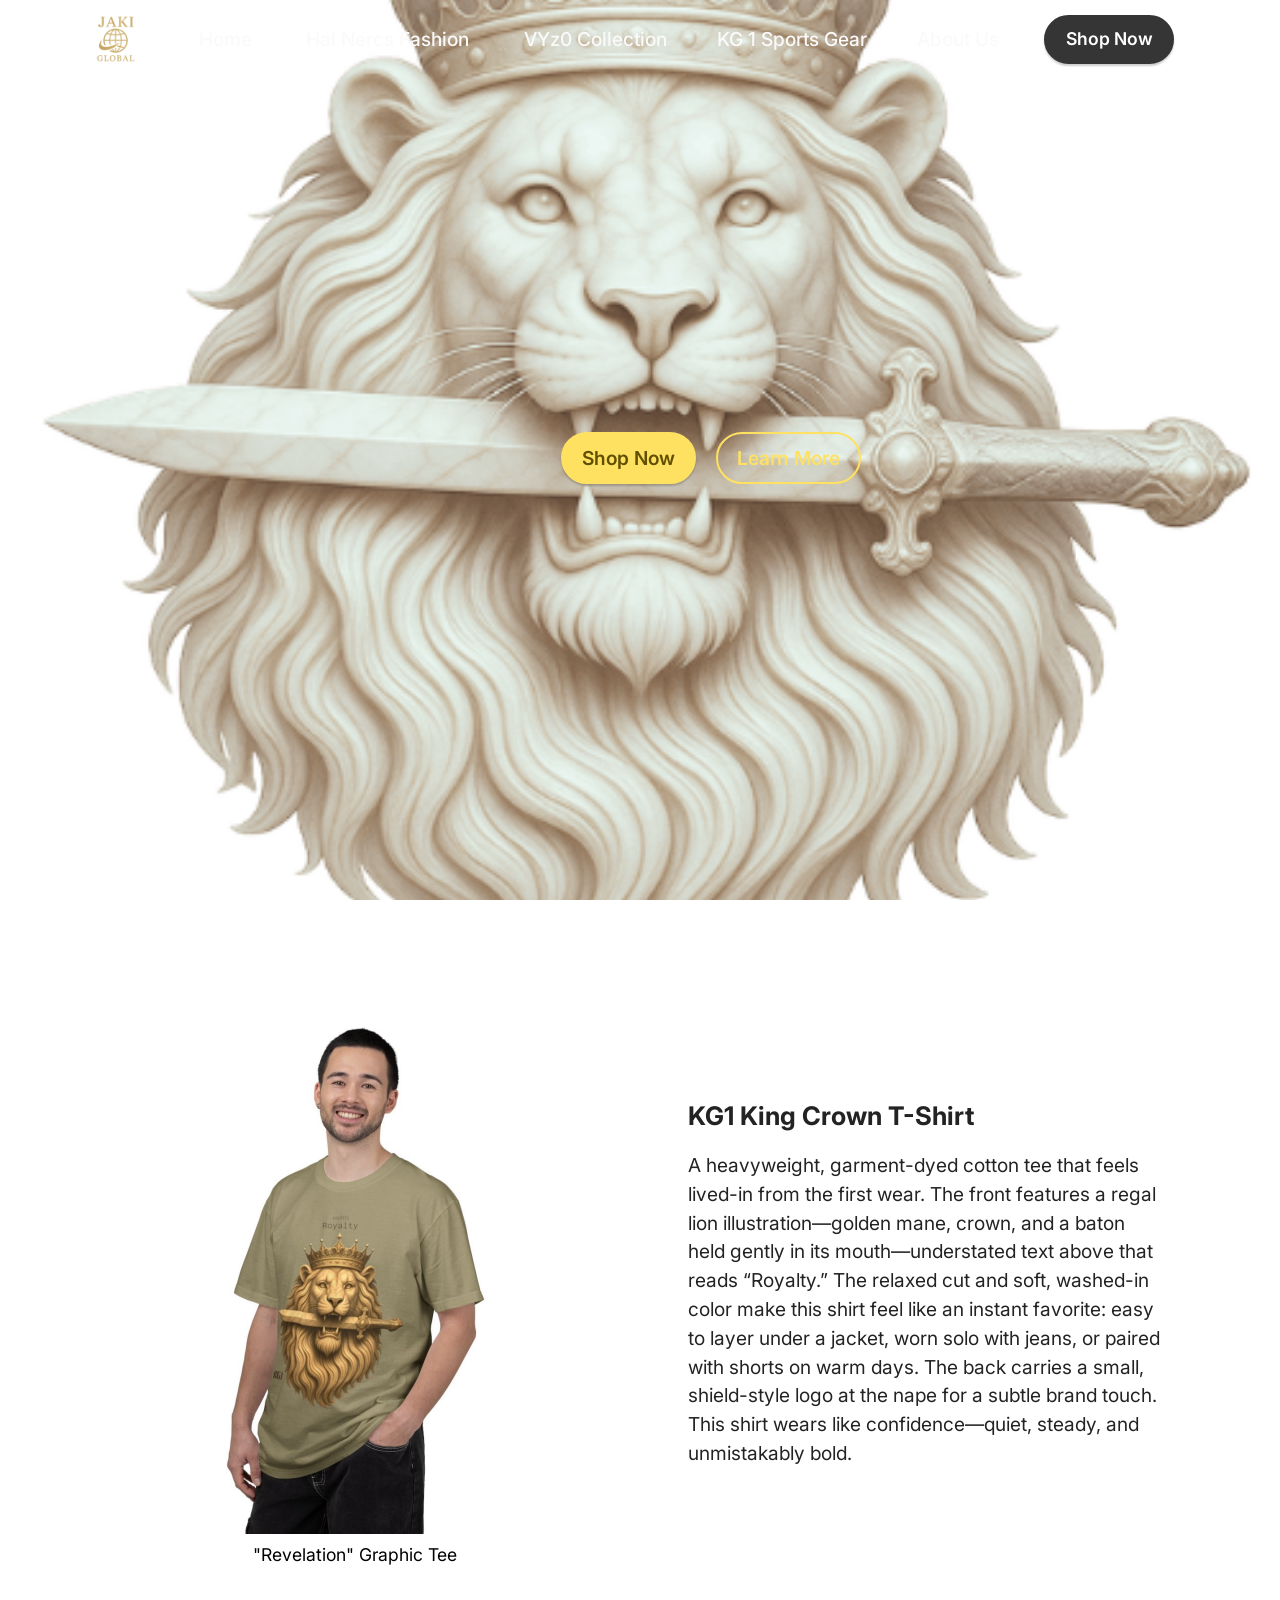
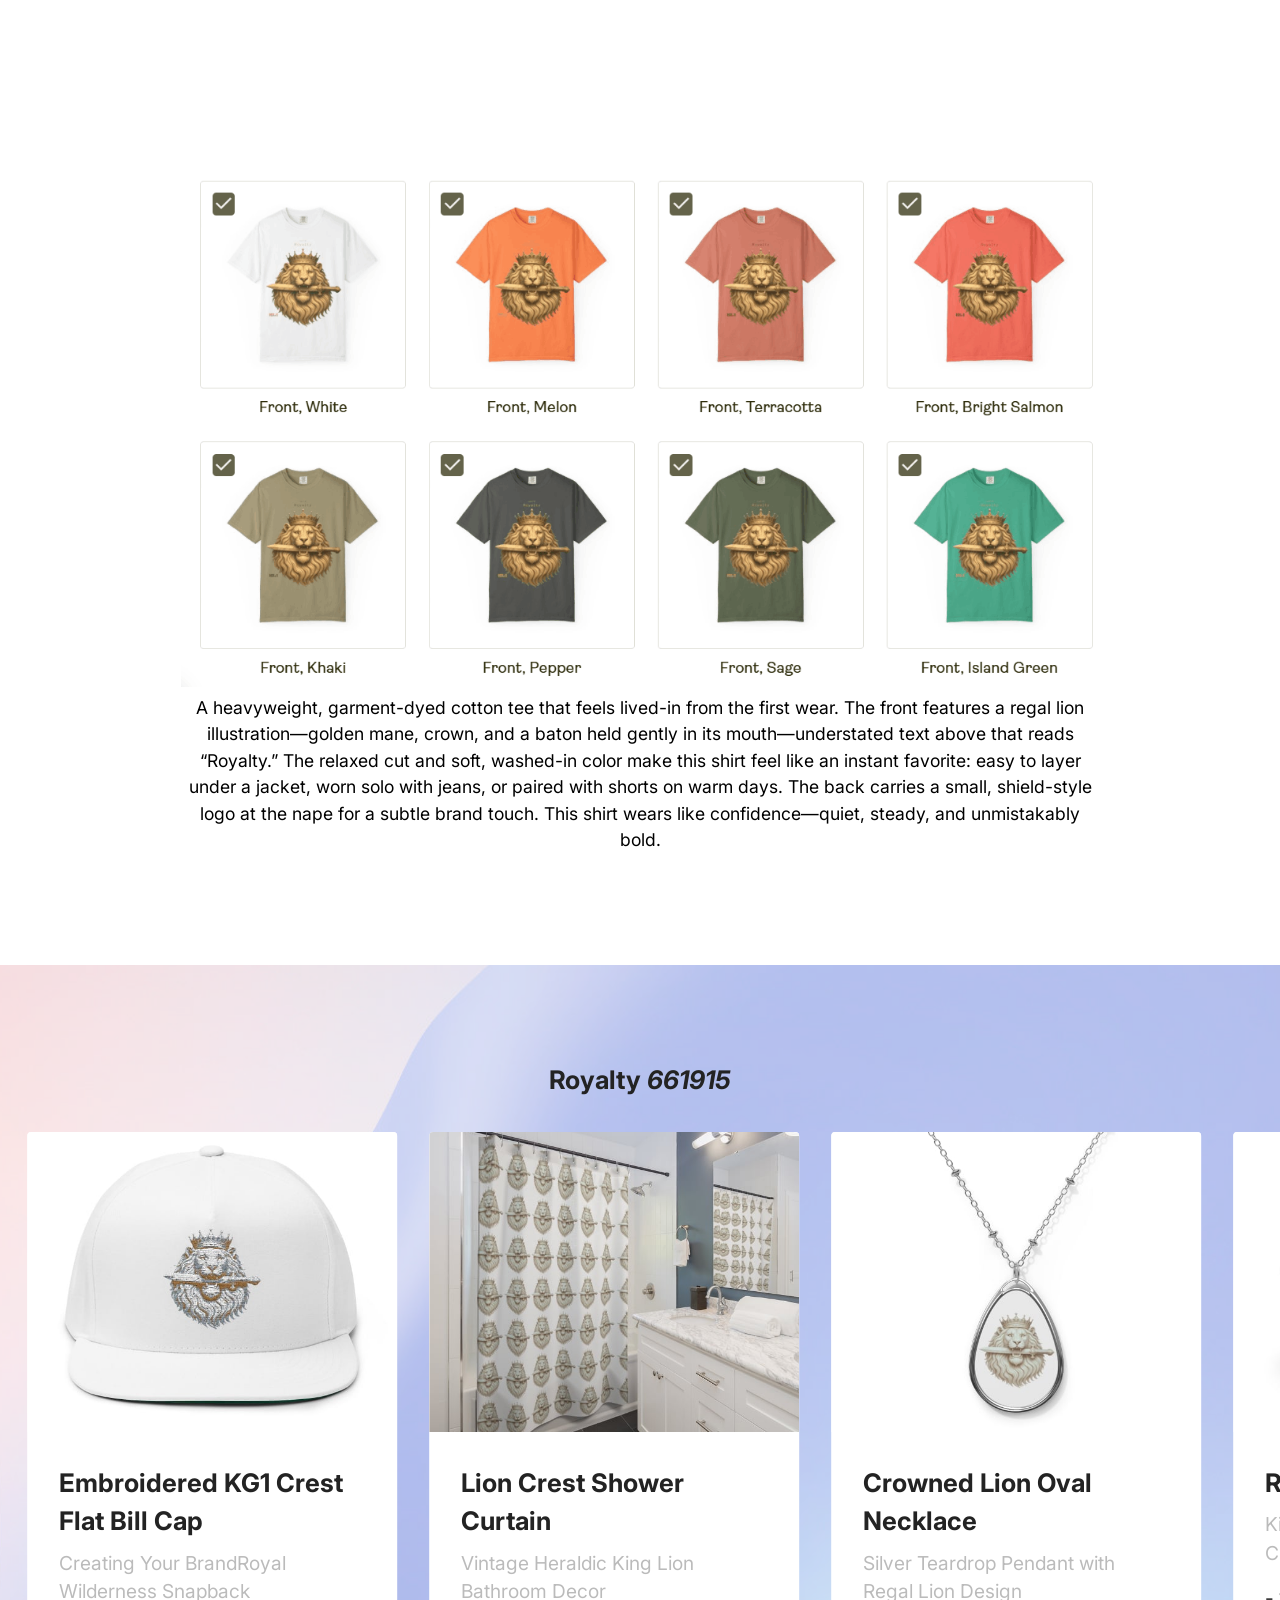
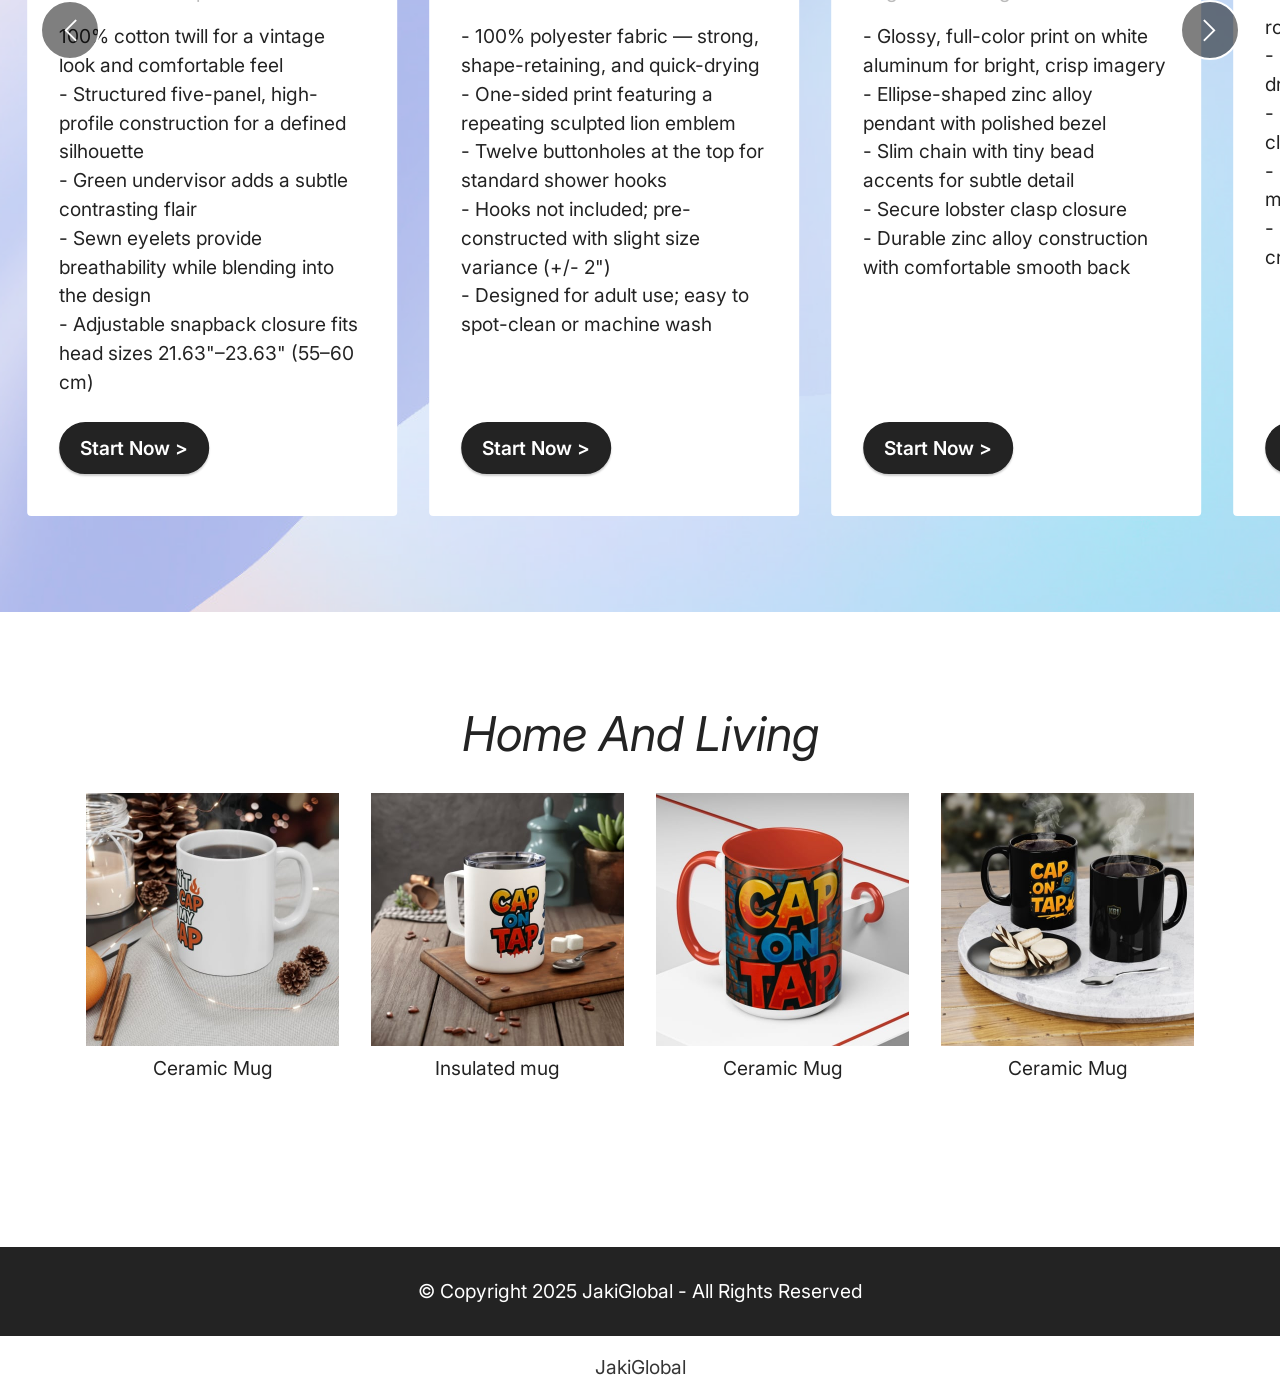
<file: page1.html>
<!DOCTYPE html>
<html  >
<head>
  <!-- Site made with Mobirise Website Builder v6.1.12, https://mobirise.com -->
  <meta charset="UTF-8">
  <meta http-equiv="X-UA-Compatible" content="IE=edge">
  <meta name="generator" content="Mobirise v6.1.12, mobirise.com">
  <meta name="viewport" content="width=device-width, initial-scale=1, minimum-scale=1">
  <link rel="shortcut icon" href="assets/images/chatgpt20image20oct20312020252003-51-0820pm-144x144.png" type="image/x-icon">
  <meta name="description" content="">
  
  
  <title>KG1 Sports Wear</title>
  <link rel="stylesheet" href="assets/web/assets/mobirise-icons2/mobirise2.css">
  <link rel="stylesheet" href="assets/bootstrap/css/bootstrap.min.css">
  <link rel="stylesheet" href="assets/dropdown/css/style.css">
  <link rel="stylesheet" href="assets/socicon/css/styles.css">
  <link rel="stylesheet" href="assets/theme/css/style.css">
  <link rel="preload" href="https://fonts.googleapis.com/css?family=Inter:100,200,300,400,500,600,700,800,900,100i,200i,300i,400i,500i,600i,700i,800i,900i&display=swap" as="style" onload="this.onload=null;this.rel='stylesheet'">
  <noscript><link rel="stylesheet" href="https://fonts.googleapis.com/css?family=Inter:100,200,300,400,500,600,700,800,900,100i,200i,300i,400i,500i,600i,700i,800i,900i&display=swap"></noscript>
  <link rel="preload" as="style" href="assets/mobirise/css/mbr-additional.css?v=rfEBOn"><link rel="stylesheet" href="assets/mobirise/css/mbr-additional.css?v=rfEBOn" type="text/css">

  
  
  
</head>
<body>
  
  <section data-bs-version="5.1" class="menu menu3 cid-sFAA5oUu2Y" once="menu" id="menu3-4">
    
    <nav class="navbar navbar-dropdown navbar-expand-lg">
        <div class="container">
            <div class="navbar-brand">
                <span class="navbar-logo">
                    <a href="page4.html">
                        <img src="assets/images/chatgpt20image20oct20312020252003-51-0820pm-144x144.png" alt="Mobirise Website Builder" style="height: 3.7rem;">
                    </a>
                </span>
                
            </div>
<button class="navbar-toggler" type="button"
  data-bs-toggle="collapse"
  data-bs-target="#navbarSupportedContent"
  aria-controls="navbarSupportedContent"
  aria-expanded="false"
  aria-label="Toggle navigation">                <div class="hamburger">
                    <span></span>
                    <span></span>
                    <span></span>
                    <span></span>
                </div>
            </button>
            <div class="collapse navbar-collapse" id="navbarSupportedContent">
                <ul class="navbar-nav nav-dropdown" data-app-modern-menu="true"><li class="nav-item"><a class="nav-link link text-white text-primary display-7" href="page6.html">Home&nbsp;</a></li>
                    <li class="nav-item"><a class="nav-link link text-white text-primary display-7" href="page2.html">Hal Nercs Fashion&nbsp;</a></li>
                    <li class="nav-item"><a class="nav-link link text-white text-primary display-7" href="page3.html">VYz0 Collection</a></li><li class="nav-item"><a class="nav-link link text-white text-primary display-7" href="page1.html">KG 1 Sports Gear</a>
                    </li><li class="nav-item"><a class="nav-link link text-white text-primary display-7" href="page4.html">About Us</a></li></ul>
                
                <div class="navbar-buttons mbr-section-btn"><a class="btn btn-primary display-4" href="https://jakiglo.printify.me/product/27592237/kg1-king-crown-t-shirt-revelation-graphic-tee">
                        Shop Now</a></div>
            </div>
        </div>
    </nav>
</section>

<section data-bs-version="5.1" class="header5 cid-vfiUCvLCjv mbr-fullscreen" id="header5-z">

    

    
    

    <div class="container">
        <div class="row justify-content-end">
            <div class="col-12 col-lg-7">
                
                
                
                <div class="mbr-section-btn mt-3"><a class="btn btn-warning display-7" href="https://jakiglo.printify.me/product/27592237/kg1-king-crown-t-shirt-revelation-graphic-tee">Shop Now</a>
                    <a class="btn btn-warning-outline display-7" href="https://jakiglo.printify.me/product/27592237/kg1-king-crown-t-shirt-revelation-graphic-tee">Learn More</a></div>
            </div>
        </div>
    </div>
</section>

<section data-bs-version="5.1" class="image1 cid-vh72mKqOmb" id="image1-18">
    

    
    

    <div class="container">
        <div class="row align-items-center">
            <div class="col-12 col-lg-6">
                <div class="image-wrapper">
                    <img src="assets/images/variant-78998-3-1076x1076.jpg" alt="Mobirise Website Builder">
                    <p class="mbr-description mbr-fonts-style pt-2 align-center display-4">
                    "Revelation" Graphic Tee</p>
                </div>
            </div>
            <div class="col-12 col-lg">
                <div class="text-wrapper">
                    <h3 class="mbr-section-title mbr-fonts-style mb-3 display-5"><strong>KG1 King Crown T-Shirt&nbsp;</strong><br></h3>
                    <p class="mbr-text mbr-fonts-style display-7">
                        A heavyweight, garment-dyed cotton tee that feels lived-in from the first wear. The front features a regal lion illustration—golden mane, crown, and a baton held gently in its mouth—understated text above that reads “Royalty.” The relaxed cut and soft, washed-in color make this shirt feel like an instant favorite: easy to layer under a jacket, worn solo with jeans, or paired with shorts on warm days. The back carries a small, shield-style logo at the nape for a subtle brand touch. This shirt wears like confidence—quiet, steady, and unmistakably bold.</p>
                </div>
            </div>
        </div>
    </div>
</section>

<section data-bs-version="5.1" class="image3 cid-vh6ydYtL9U" id="image3-17">
    

    
    

    <div class="container">
        <div class="row justify-content-center">
            <div class="col-12 col-lg-10">
                <div class="image-wrapper">
                    <img src="assets/images/screenshot205186-1163x647.png" alt="Mobirise Website Builder">
                    <p class="mbr-description mbr-fonts-style mt-2 align-center display-4">
                        A heavyweight, garment-dyed cotton tee that feels lived-in from the first wear. The front features a regal lion illustration—golden mane, crown, and a baton held gently in its mouth—understated text above that reads “Royalty.” The relaxed cut and soft, washed-in color make this shirt feel like an instant favorite: easy to layer under a jacket, worn solo with jeans, or paired with shorts on warm days. The back carries a small, shield-style logo at the nape for a subtle brand touch. This shirt wears like confidence—quiet, steady, and unmistakably bold.</p>
                </div>
            </div>
        </div>
    </div>
</section>

<section data-bs-version="5.1" class="slider5 mbr-embla cid-vfiUpxjBUe" id="slider5-w">
    
    <div class="mbr-overlay"></div>
    <div class="position-relative">
        <div class="mbr-section-head">
            <h3 class="mbr-section-title mbr-fonts-style align-center mb-0 display-5"><strong>Royalty <em>661915</em></strong></h3>
            
        </div>
<div class="embla mt-4" data-skip-snaps="true" data-align="center" data-contain-scroll="trimSnaps" data-auto-play-interval="2000" data-draggable="true">            <div class="embla__viewport container-fluid">
                <div class="embla__container">
                    
                    
                    
                    <div class="embla__slide slider-image item active" style="margin-left: 1rem; margin-right: 1rem;">
                        <div class="slide-content">
                            <div class="item-img">
                                <div class="item-wrapper">
                                    
                                <a href="https://jakiglo.printify.me/product/28048783"><img src="assets/images/variant-119150-600x600.jpg" alt="Mobirise Website Builder" title="" data-slide-to="0" data-bs-slide-to="0"></a></div>
                            </div>
                            <div class="item-content">
                                <h5 class="item-title mbr-fonts-style display-5"><strong>Embroidered KG1 Crest Flat Bill Cap&nbsp;</strong></h5>
                                <h6 class="item-subtitle mbr-fonts-style mt-1 display-7">Creating Your BrandRoyal Wilderness Snapback</h6>
                                <p class="mbr-text mbr-fonts-style mt-3 display-7">100% cotton twill for a vintage look and comfortable feel<br>- Structured five-panel, high-profile construction for a defined silhouette<br>- Green undervisor adds a subtle contrasting flair<br>- Sewn eyelets provide breathability while blending into the design<br>- Adjustable snapback closure fits head sizes 21.63"–23.63" (55–60 cm)<br></p>
                            </div>
                            <div class="mbr-section-btn item-footer mt-2"><a href="https://jakiglo.printify.me/product/28048783" class="btn item-btn btn-black display-7" target="_blank">Start Now
                                    &gt;</a></div>
                        </div>
                    </div><div class="embla__slide slider-image item" style="margin-left: 1rem; margin-right: 1rem;">
                        <div class="slide-content">
                            <div class="item-img">
                                <div class="item-wrapper">
                                    
                                <a href="https://jakiglo.printify.me/product/28049082" target="false"></a><a href="https://jakiglo.printify.me/product/28049082" target="false"></a><a href="https://jakiglo.printify.me/product/28049082"><img src="assets/images/variant-41653-1-600x600.jpg" alt="Mobirise Website Builder" title="" data-slide-to="1" data-bs-slide-to="1"></a></div>
                            </div>
                            <div class="item-content">
                                <h5 class="item-title mbr-fonts-style display-5"><strong>Lion Crest Shower Curtain&nbsp;</strong></h5>
                                <h6 class="item-subtitle mbr-fonts-style mt-1 display-7">Vintage Heraldic King Lion Bathroom Decor</h6>
                                <p class="mbr-text mbr-fonts-style mt-3 display-7">- 100% polyester fabric — strong, shape-retaining, and quick-drying<br>- One-sided print featuring a repeating sculpted lion emblem<br>- Twelve buttonholes at the top for standard shower hooks<br>- Hooks not included; pre-constructed with slight size variance (+/- 2")<br>- Designed for adult use; easy to spot-clean or machine wash<br></p>
                            </div>
                            <div class="mbr-section-btn item-footer mt-2"><a href="https://jakiglo.printify.me/product/28049082" class="btn item-btn btn-black display-7" target="_blank">Start Now
                                    &gt;</a></div>
                        </div>
                    </div><div class="embla__slide slider-image item" style="margin-left: 1rem; margin-right: 1rem;">
                        <div class="slide-content">
                            <div class="item-img">
                                <div class="item-wrapper">
                                    
                                <a href="https://jakiglo.printify.me/product/28049155"><img src="assets/images/variant-74660-600x600.jpg" alt="Mobirise Website Builder" title="" data-slide-to="2" data-bs-slide-to="2"></a></div>
                            </div>
                            <div class="item-content">
                                <h5 class="item-title mbr-fonts-style display-5"><strong>Crowned Lion Oval Necklace&nbsp;</strong></h5>
                                <h6 class="item-subtitle mbr-fonts-style mt-1 display-7">Silver Teardrop Pendant with Regal Lion Design</h6>
                                <p class="mbr-text mbr-fonts-style mt-3 display-7">- Glossy, full-color print on white aluminum for bright, crisp imagery<br>- Ellipse-shaped zinc alloy pendant with polished bezel<br>- Slim chain with tiny bead accents for subtle detail<br>- Secure lobster clasp closure<br>- Durable zinc alloy construction with comfortable smooth back<br></p>
                            </div>
                            <div class="mbr-section-btn item-footer mt-2"><a href="" class="btn item-btn btn-black display-7" target="_blank">Start Now
                                    &gt;</a></div>
                        </div>
                    </div><div class="embla__slide slider-image item" style="margin-left: 1rem; margin-right: 1rem;">
                        <div class="slide-content">
                            <div class="item-img">
                                <div class="item-wrapper">
                                    
                                <a href="https://jakiglo.printify.me/product/28049255/regal-lion-crown-mug-king-lion-with-sword-11oz-ceramic-coffee-cup" target="false"></a><a href="https://jakiglo.printify.me/product/28049255/regal-lion-crown-mug-king-lion-with-sword-11oz-ceramic-coffee-cup"><img src="assets/images/variant-33719-1-600x600.jpg" alt="Mobirise Website Builder" title="" data-slide-to="3" data-bs-slide-to="3"></a></div>
                            </div>
                            <div class="item-content">
                                <h5 class="item-title mbr-fonts-style display-5"><strong>Regal Lion Crown Mug&nbsp;</strong></h5>
                                <h6 class="item-subtitle mbr-fonts-style mt-1 display-7">King Lion&nbsp; 11oz Ceramic Coffee Cup</h6>
                                <p class="mbr-text mbr-fonts-style mt-3 display-7">- 11 oz white ceramic mug with rounded rim and C-handle<br>- Microwave-safe for reheating drinks<br>- Dishwasher-safe for easy cleaning<br>- Lead- and BPA-free, food-safe materials<br>- Subtle, heraldic lion design with crown and sword.<br></p>
                            </div>
                            <div class="mbr-section-btn item-footer mt-2"><a href="https://jakiglo.printify.me/product/28049255/regal-lion-crown-mug-king-lion-with-sword-11oz-ceramic-coffee-cup" class="btn item-btn btn-black display-7" target="_blank">Start Now
                                    &gt;</a></div>
                        </div>
                    </div><div class="embla__slide slider-image item" style="margin-left: 1rem; margin-right: 1rem;">
                        <div class="slide-content">
                            <div class="item-img">
                                <div class="item-wrapper">
                                    
                                <a href="https://jakiglo.printify.me/product/28049255/regal-lion-crown-mug-king-lion-with-sword-11oz-ceramic-coffee-cup" target="false"></a><a href="https://jakiglo.printify.me/product/28049255/regal-lion-crown-mug-king-lion-with-sword-11oz-ceramic-coffee-cup"><img src="assets/images/variant-41521-600x600.jpg" alt="Mobirise Website Builder" title="" data-slide-to="4" data-bs-slide-to="4"></a></div>
                            </div>
                            <div class="item-content">
                                <h5 class="item-title mbr-fonts-style display-5"><strong>Regal Lion Crest Decorative Pillow&nbsp;&nbsp;</strong></h5>
                                <h6 class="item-subtitle mbr-fonts-style mt-1 display-7">Crowned Lion Holding Sword Accent Cushion</h6>
                                <p class="mbr-text mbr-fonts-style mt-3 display-7">- 100% spun polyester cover resists wrinkles and holds shape<br>- Double-sided print for a continuous, polished look<br>- Concealed beige zipper with metal pull blends into the design<br>- Includes a recycled polyester insert vacuum-packed separately for extra loft<br>- Insert sized 2–3 inches larger than cover to ensure full, plump appearance when assembled<br></p>
                            </div>
                            <div class="mbr-section-btn item-footer mt-2"><a href="https://jakiglo.printify.me/product/28049155" class="btn item-btn btn-black display-7" target="_blank">Start Now
                                    &gt;</a></div>
                        </div>
                    </div>
                </div>
            </div>
            <button class="embla__button embla__button--prev">
                <span class="mobi-mbri mobi-mbri-arrow-prev mbr-iconfont" aria-hidden="true"></span>
                <span class="sr-only visually-hidden visually-hidden">Previous</span>
            </button>
            <button class="embla__button embla__button--next">
                <span class="mobi-mbri mobi-mbri-arrow-next mbr-iconfont" aria-hidden="true"></span>
                <span class="sr-only visually-hidden visually-hidden">Next</span>
            </button>
        </div>
    </div>
</section>

<section data-bs-version="5.1" class="gallery5 mbr-gallery cid-vfiUwA9IYV" id="gallery5-y">
    

    
    

    <div class="container">
        <div class="mbr-section-head">
            <h3 class="mbr-section-title mbr-fonts-style align-center m-0 display-2"><em style="">Home And Living</em></h3>
            
        </div>
        <div class="row mbr-gallery mt-4">
            <div class="col-12 col-md-6 col-lg-3 item gallery-image">
                <div class="item-wrapper" data-toggle="modal" data-bs-toggle="modal" data-target="#vhcdMDtflL-modal" data-bs-target="#vhcdMDtflL-modal">
                    <a href="https://jakiglo.printify.me/product/27574688"><img class="w-100" src="assets/images/variant-65216-5-506x506.jpg" alt="Mobirise Website Builder" data-slide-to="0" data-bs-slide-to="0" data-target="#lb-vhcdMDtflL" data-bs-target="#lb-vhcdMDtflL"></a>
                    <div class="icon-wrapper">
                        <span class="mobi-mbri mobi-mbri-search mbr-iconfont mbr-iconfont-btn"></span>
                    </div>
                </div>
                <h6 class="mbr-item-subtitle mbr-fonts-style align-center mb-2 mt-2 display-7">
                    Ceramic Mug<br>&nbsp;</h6>
            </div>
            <div class="col-12 col-md-6 col-lg-3 item gallery-image">
                <div class="item-wrapper" data-toggle="modal" data-bs-toggle="modal" data-target="#vhcdMDtflL-modal" data-bs-target="#vhcdMDtflL-modal">
                    <a href="https://jakiglo.printify.me/product/27574689"><img class="w-100" src="assets/images/variant-88139-5-506x506.jpg" alt="Mobirise Website Builder" data-slide-to="1" data-bs-slide-to="1" data-target="#lb-vhcdMDtflL" data-bs-target="#lb-vhcdMDtflL"></a>
                    <div class="icon-wrapper">
                        <span class="mobi-mbri mobi-mbri-search mbr-iconfont mbr-iconfont-btn"></span>
                    </div>
                </div>
                <h6 class="mbr-item-subtitle mbr-fonts-style align-center mb-2 mt-2 display-7">Insulated mug</h6>
            </div>
            <div class="col-12 col-md-6 col-lg-3 item gallery-image">
                <div class="item-wrapper" data-toggle="modal" data-bs-toggle="modal" data-target="#vhcdMDtflL-modal" data-bs-target="#vhcdMDtflL-modal">
                    <a href="https://jakiglo.printify.me/product/28049290"><img class="w-100" src="assets/images/variant-105887-5-506x506.jpg" alt="Mobirise Website Builder" data-slide-to="2" data-bs-slide-to="2" data-target="#lb-vhcdMDtflL" data-bs-target="#lb-vhcdMDtflL"></a>
                    <div class="icon-wrapper">
                        <span class="mobi-mbri mobi-mbri-search mbr-iconfont mbr-iconfont-btn"></span>
                    </div>
                </div>
                <h6 class="mbr-item-subtitle mbr-fonts-style align-center mb-2 mt-2 display-7">
                    Ceramic Mug</h6>
            </div>
            <div class="col-12 col-md-6 col-lg-3 item gallery-image">
                <div class="item-wrapper" data-toggle="modal" data-bs-toggle="modal" data-target="#vhcdMDtflL-modal" data-bs-target="#vhcdMDtflL-modal">
                    <a href="https://jakiglo.printify.me/product/28049294"><img class="w-100" src="assets/images/variant-72212-3-506x506.jpg" alt="Mobirise Website Builder" data-slide-to="3" data-bs-slide-to="3" data-target="#lb-vhcdMDtflL" data-bs-target="#lb-vhcdMDtflL"></a>
                    <div class="icon-wrapper">
                        <span class="mobi-mbri mobi-mbri-search mbr-iconfont mbr-iconfont-btn"></span>
                    </div>
                </div>
                <h6 class="mbr-item-subtitle mbr-fonts-style align-center mb-2 mt-2 display-7">Ceramic Mug</h6>
            </div>
        </div>

        <div class="modal mbr-slider" tabindex="-1" role="dialog" aria-hidden="true" id="vhcdMDtflL-modal">
            <div class="modal-dialog" role="document">
                <div class="modal-content">
                    <div class="modal-body">
                        <div class="carousel slide" id="lb-vhcdMDtflL" data-interval="5000" data-bs-interval="5000">
                            <div class="carousel-inner">
                                <div class="carousel-item active">
                                    <img class="d-block w-100" src="assets/images/variant-65216-5-506x506.jpg" alt="Mobirise Website Builder">
                                </div>
                                <div class="carousel-item">
                                    <img class="d-block w-100" src="assets/images/variant-88139-5-506x506.jpg" alt="Mobirise Website Builder">
                                </div>
                                <div class="carousel-item">
                                    <img class="d-block w-100" src="assets/images/variant-105887-5-506x506.jpg" alt="Mobirise Website Builder">
                                </div>
                                <div class="carousel-item">
                                    <img class="d-block w-100" src="assets/images/variant-72212-3-506x506.jpg" alt="Mobirise Website Builder">
                                </div>
                            </div>
                            <ol class="carousel-indicators">
                                <li data-slide-to="0" data-bs-slide-to="0" class="active" data-target="#lb-vhcdMDtflL" data-bs-target="#lb-vhcdMDtflL"></li>
                                <li data-slide-to="1" data-bs-slide-to="1" data-target="#lb-vhcdMDtflL" data-bs-target="#lb-vhcdMDtflL"></li>
                                <li data-slide-to="2" data-bs-slide-to="2" data-target="#lb-vhcdMDtflL" data-bs-target="#lb-vhcdMDtflL"></li>
                                <li data-slide-to="3" data-bs-slide-to="3" data-target="#lb-vhcdMDtflL" data-bs-target="#lb-vhcdMDtflL"></li>
                            </ol>
                            <a role="button" href="" class="close" data-dismiss="modal" data-bs-dismiss="modal" aria-label="Close">
                            </a>
                            <a class="carousel-control-prev carousel-control" role="button" data-slide="prev" data-bs-slide="prev" href="#lb-vhcdMDtflL">
                                <span class="mobi-mbri mobi-mbri-arrow-prev" aria-hidden="true"></span>
                                <span class="sr-only visually-hidden">Previous</span>
                            </a>
                            <a class="carousel-control-next carousel-control" role="button" data-slide="next" data-bs-slide="next" href="#lb-vhcdMDtflL">
                                <span class="mobi-mbri mobi-mbri-arrow-next" aria-hidden="true"></span>
                                <span class="sr-only visually-hidden">Next</span>
                            </a>
                        </div>
                    </div>
                </div>
            </div>
        </div>
    </div>
</section>

<section data-bs-version="5.1" class="footer7 cid-vfhz7yshEs" once="footers" id="footer7-t">

    

    

    <div class="container">
        <div class="media-container-row align-center mbr-white">
            <div class="col-12">
                <p class="mbr-text mb-0 mbr-fonts-style display-7">
                    © Copyright 2025 JakiGlobal - All Rights Reserved
                </p>
            </div>
        </div>
    </div>
  </section><section class="display-7" style="padding: 0;align-items: center;justify-content: center;flex-wrap: wrap;    align-content: center;display: flex;position: relative;height: 4rem;"><a href="https://jakiglobal.online/page" style="flex: 1 1;height: 4rem;position: absolute;width: 100%;z-index: 1;"><img alt="" style="height: 4rem;" src="[data-uri]"></a><p style="margin: 0;text-align: center;" class="display-7">&#8204;</p><a style="z-index:1" href="https://jakiglobal.online/page6.html">JakiGlobal </a></section><script src="assets/bootstrap/js/bootstrap.bundle.min.js"></script>  <script src="assets/smoothscroll/smooth-scroll.js"></script>  <script src="assets/ytplayer/index.js"></script>  <script src="assets/dropdown/js/navbar-dropdown.js"></script>  <script src="assets/theme/js/script.js"></script>  

 <script>
document.addEventListener("DOMContentLoaded", function () {
  const container = document.querySelector('.embla__container');

  if (!container) return;

  // duplicate all slides for seamless loop
  container.innerHTML += container.innerHTML;

  let position = 0;

  function animate() {
    position += 0.2; // SPEED (lower = slower, higher = faster)

    container.style.transform = `translateX(-${position}px)`;

    // reset smoothly when halfway
    if (position >= container.scrollWidth / 2) {
      position = 0;
    }

    requestAnimationFrame(animate);
  }

  animate();
});
</script>
  <style>
.embla__container {
  display: flex;
}

.embla__slide {
  min-width: 100%;
}
</style>
</body>
</html>
</file>
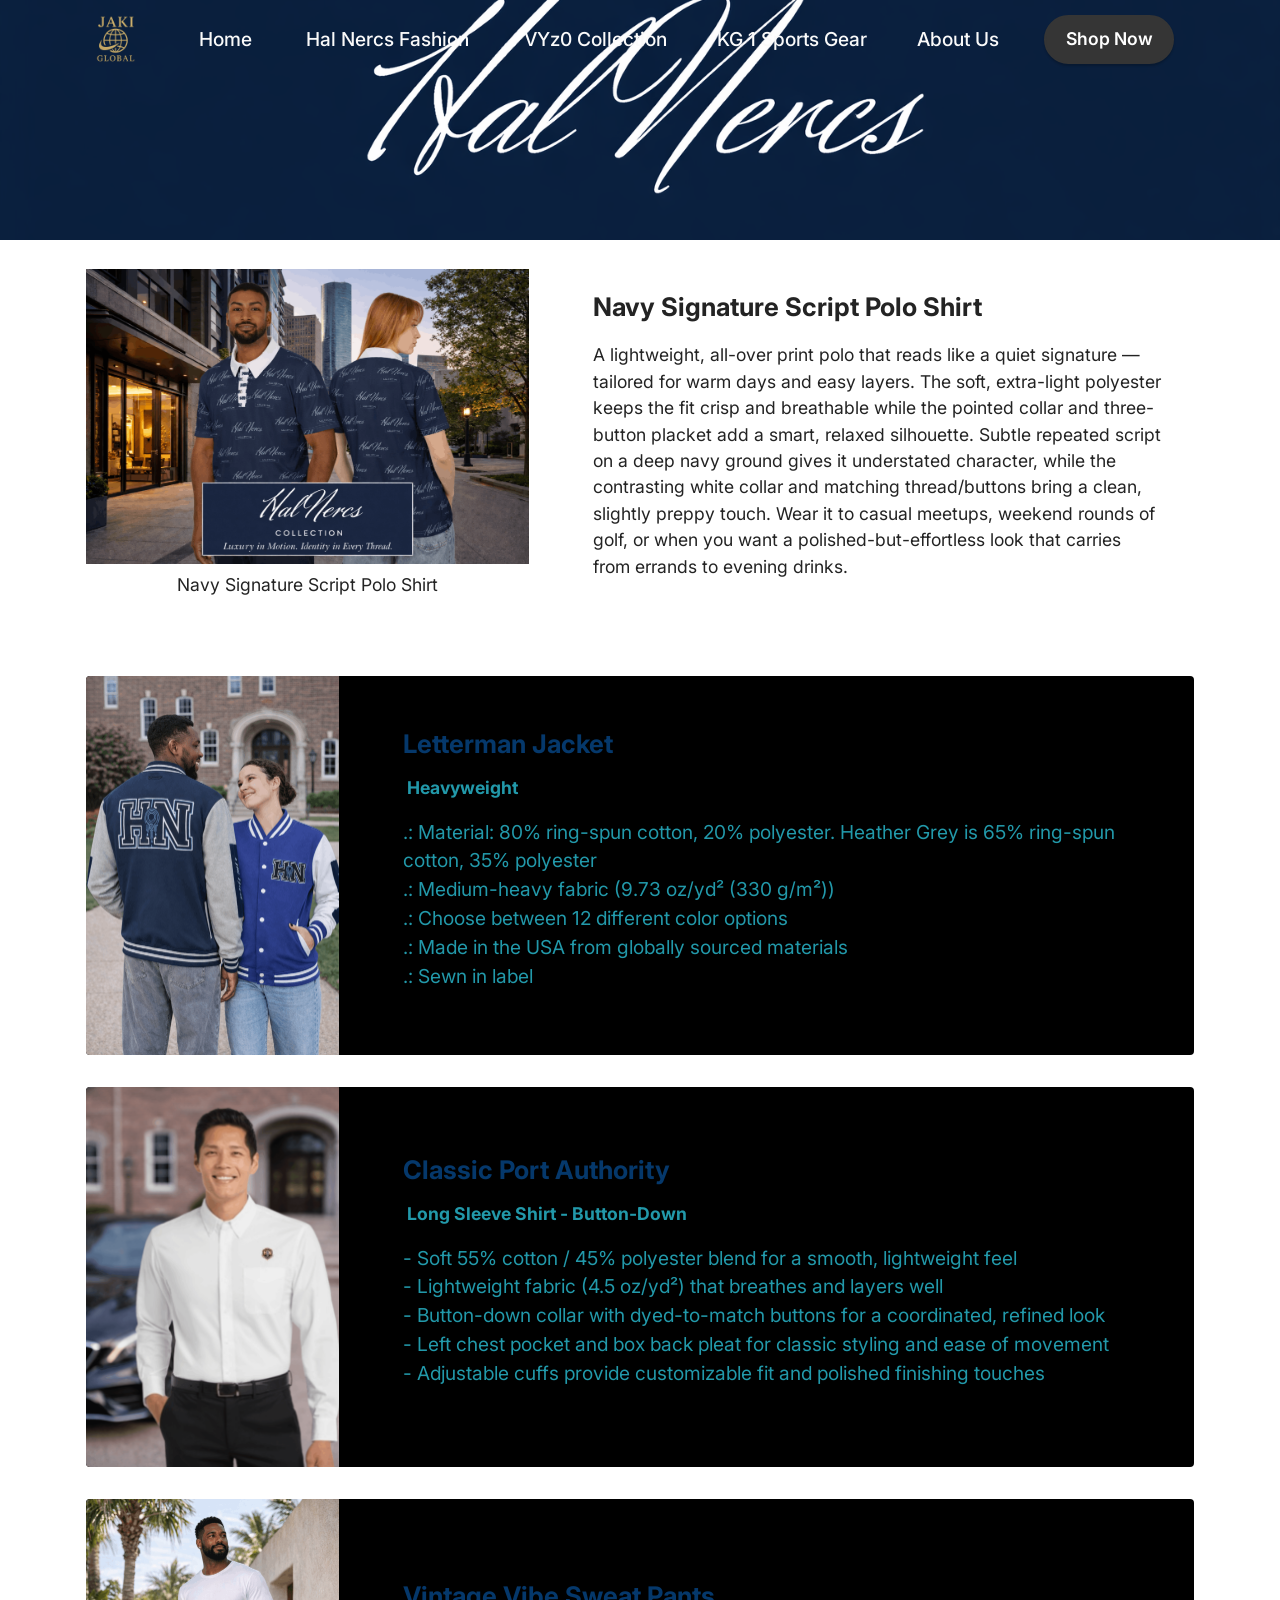
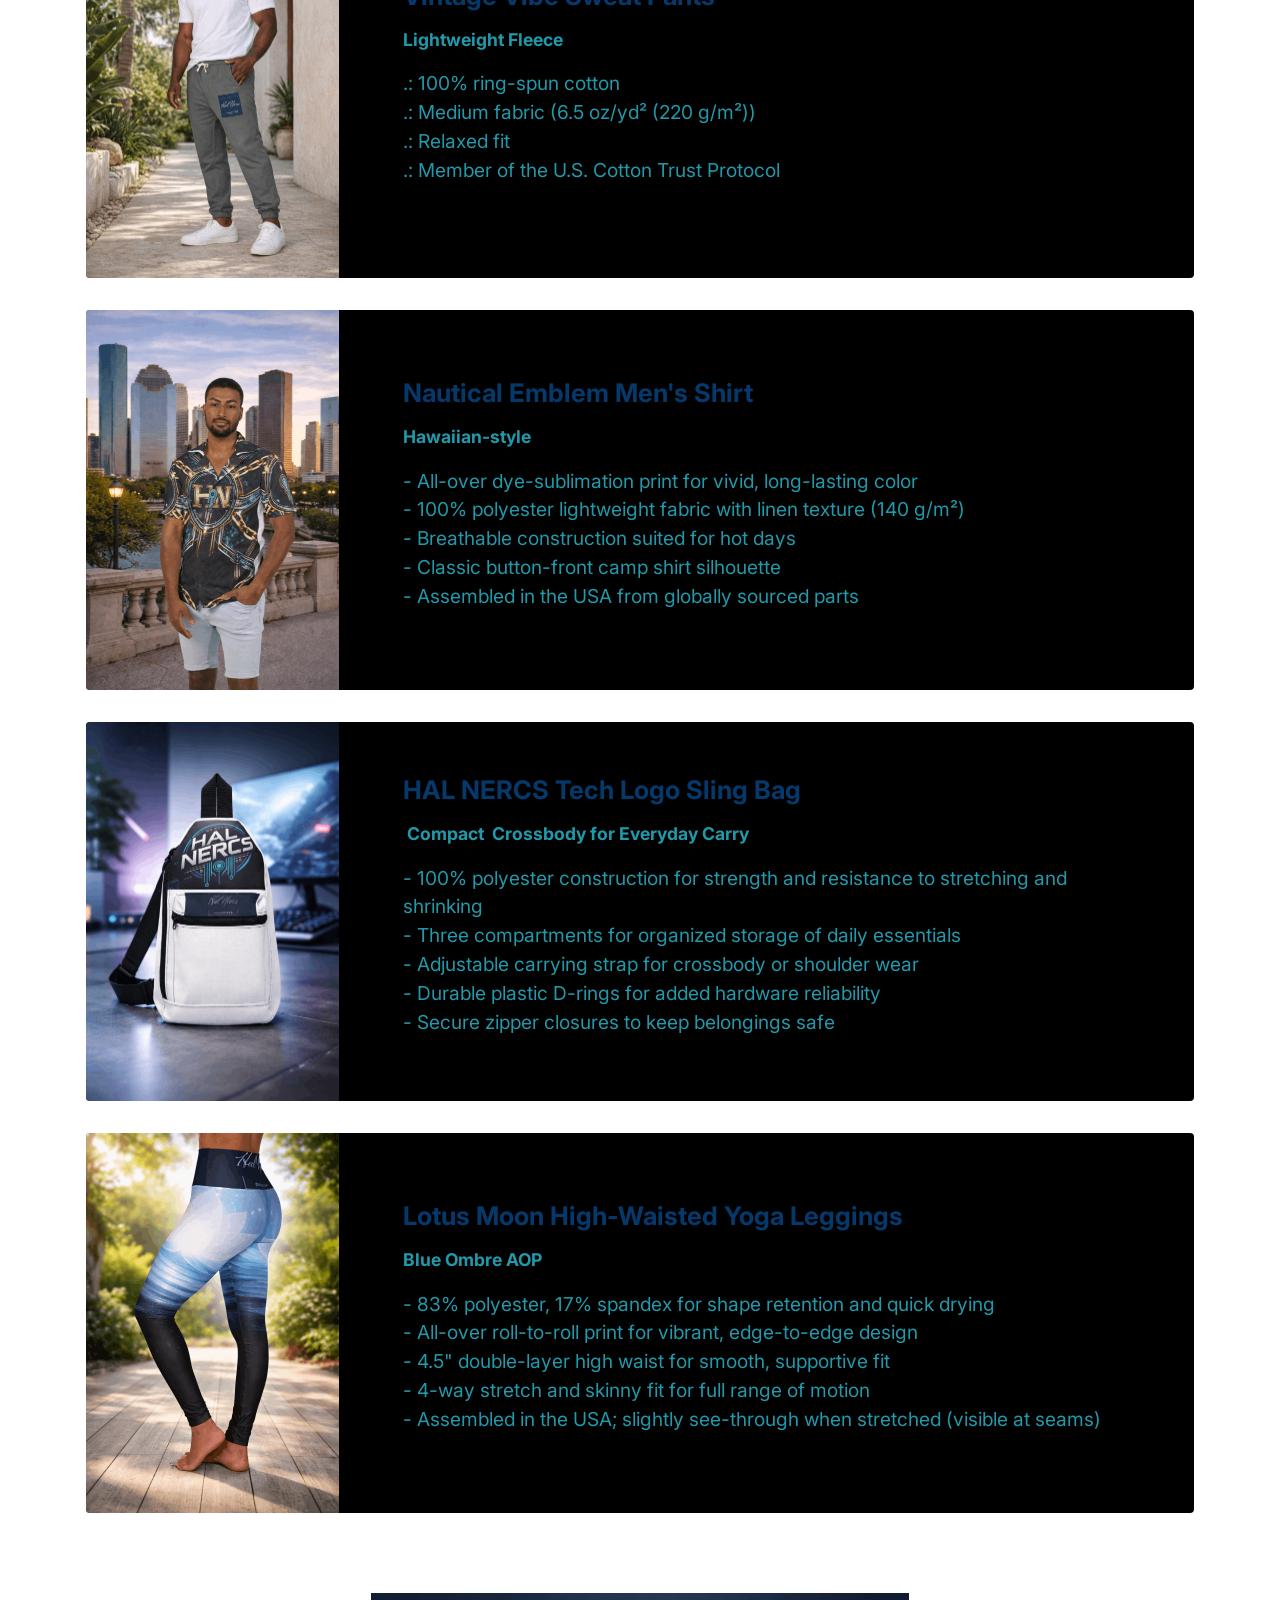
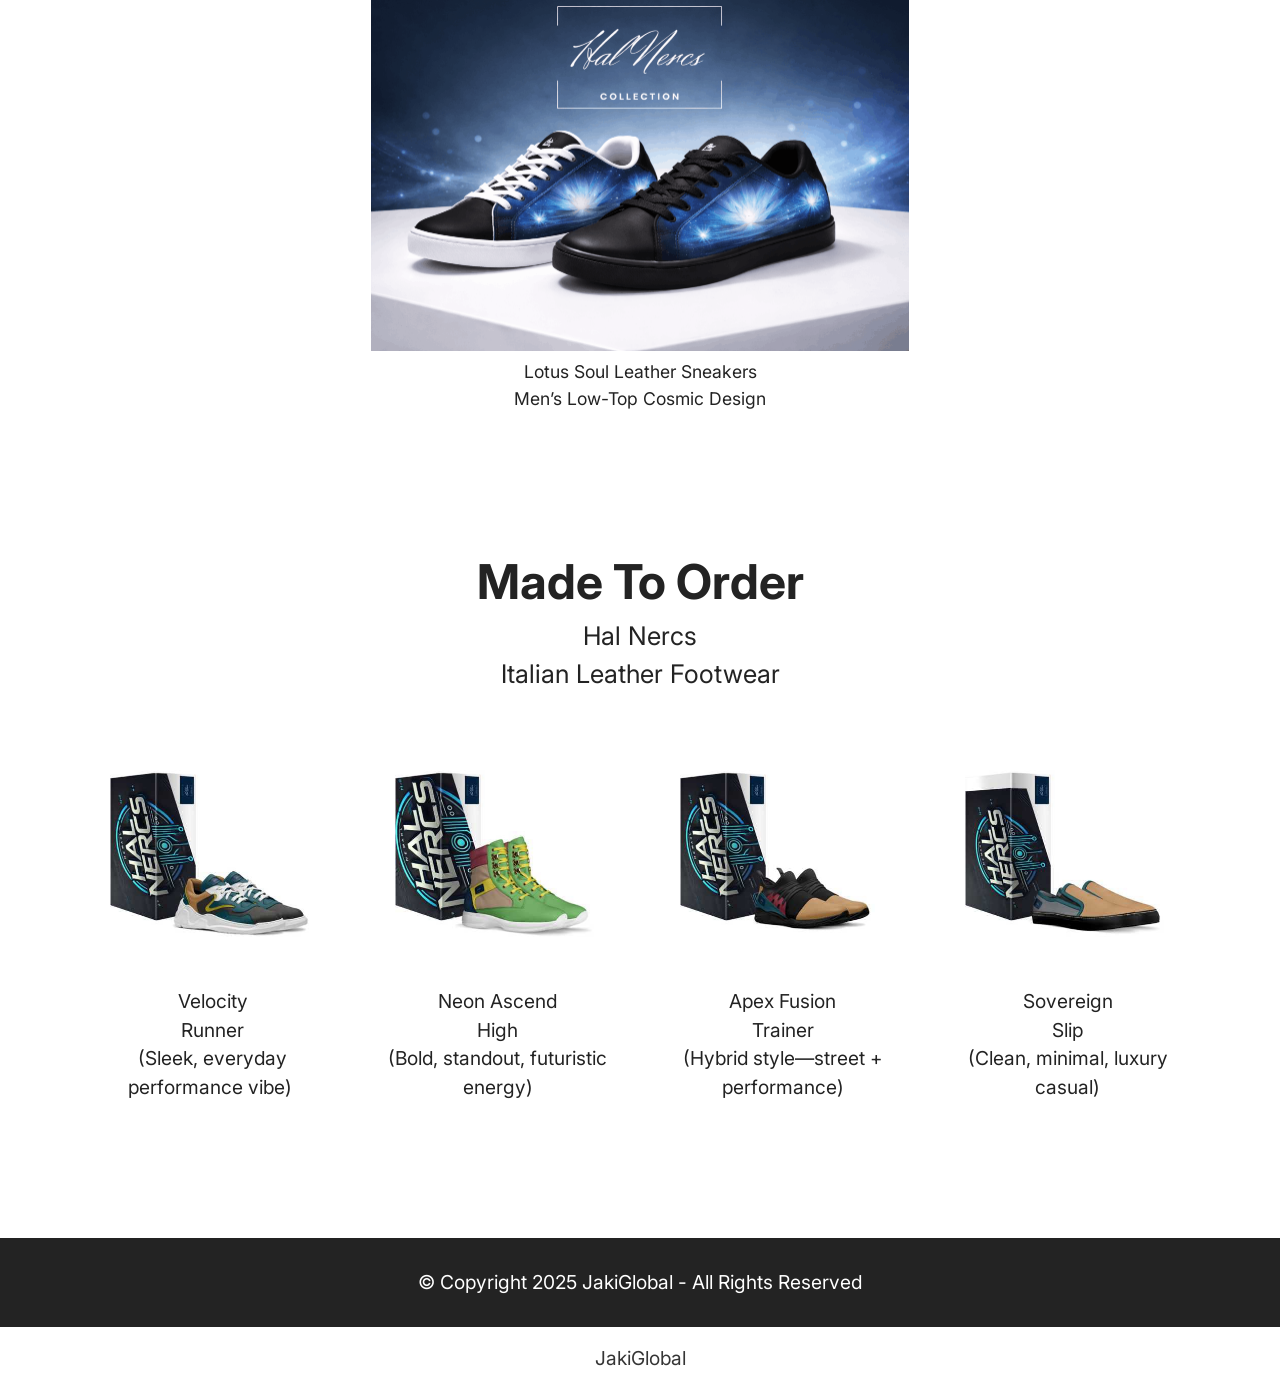
<file: page2.html>
<!DOCTYPE html>
<html  >
<head>
  <!-- Site made with Mobirise Website Builder v6.1.12, https://mobirise.com -->
  <meta charset="UTF-8">
  <meta http-equiv="X-UA-Compatible" content="IE=edge">
  <meta name="generator" content="Mobirise v6.1.12, mobirise.com">
  <meta name="viewport" content="width=device-width, initial-scale=1, minimum-scale=1">
  <link rel="shortcut icon" href="assets/images/chatgpt20image20oct20312020252003-51-0820pm-144x144.png" type="image/x-icon">
  <meta name="description" content="">
  
  
  <title>Hal Nercs Fashion</title>
  <link rel="stylesheet" href="assets/bootstrap/css/bootstrap.min.css">
  <link rel="stylesheet" href="assets/dropdown/css/style.css">
  <link rel="stylesheet" href="assets/theme/css/style.css">
  <link rel="preload" href="https://fonts.googleapis.com/css?family=Inter:100,200,300,400,500,600,700,800,900,100i,200i,300i,400i,500i,600i,700i,800i,900i&display=swap" as="style" onload="this.onload=null;this.rel='stylesheet'">
  <noscript><link rel="stylesheet" href="https://fonts.googleapis.com/css?family=Inter:100,200,300,400,500,600,700,800,900,100i,200i,300i,400i,500i,600i,700i,800i,900i&display=swap"></noscript>
  <link rel="preload" as="style" href="assets/mobirise/css/mbr-additional.css?v=9pq9GV"><link rel="stylesheet" href="assets/mobirise/css/mbr-additional.css?v=9pq9GV" type="text/css">

  
  
  
</head>
<body>
  
  <section data-bs-version="5.1" class="menu menu3 cid-sFAA5oUu2Y" once="menu" id="menu3-4">
    
    <nav class="navbar navbar-dropdown navbar-expand-lg">
        <div class="container">
            <div class="navbar-brand">
                <span class="navbar-logo">
                    <a href="page4.html">
                        <img src="assets/images/chatgpt20image20oct20312020252003-51-0820pm-144x144.png" alt="Mobirise Website Builder" style="height: 3.7rem;">
                    </a>
                </span>
                
            </div>
            <button class="navbar-toggler" type="button" data-toggle="collapse" data-bs-toggle="collapse" data-target="#navbarSupportedContent" data-bs-target="#navbarSupportedContent" aria-controls="navbarNavAltMarkup" aria-expanded="false" aria-label="Toggle navigation">
                <div class="hamburger">
                    <span></span>
                    <span></span>
                    <span></span>
                    <span></span>
                </div>
            </button>
            <div class="collapse navbar-collapse" id="navbarSupportedContent">
                <ul class="navbar-nav nav-dropdown" data-app-modern-menu="true"><li class="nav-item"><a class="nav-link link text-white text-primary display-7" href="page6.html">Home&nbsp;</a></li>
                    <li class="nav-item"><a class="nav-link link text-white text-primary display-7" href="page2.html">Hal Nercs Fashion&nbsp;</a></li>
                    <li class="nav-item"><a class="nav-link link text-white text-primary display-7" href="page3.html">VYz0 Collection</a></li><li class="nav-item"><a class="nav-link link text-white text-primary display-7" href="page1.html">KG 1 Sports Gear</a>
                    </li><li class="nav-item"><a class="nav-link link text-white text-primary display-7" href="page4.html">About Us</a></li></ul>
                
                <div class="navbar-buttons mbr-section-btn"><a class="btn btn-primary display-4" href="https://jakiglo.printify.me/product/27592237/kg1-king-crown-t-shirt-revelation-graphic-tee">
                        Shop Now</a></div>
            </div>
        </div>
    </nav>
</section>

<section data-bs-version="5.1" class="header1 cid-vfilwYj4cH" id="header1-v">

    

    
    

    <div class="container">
        <div class="row">
            <div class="col-12 col-lg-8">
                
                
                
                
            </div>
        </div>
    </div>
</section>

<section data-bs-version="5.1" class="image1 cid-vfojwfBUWC" id="image1-13">
    

    
    

    <div class="container">
        <div class="row align-items-center">
            <div class="col-12 col-lg-5">
                <div class="image-wrapper">
                    <a href="https://jakiglo.printify.me/product/27655782/navy-signature-script-polo-shirt"><img src="assets/images/chatgpt20image20mar20302020262006-07-3120pm-1076x717.png" alt="Mobirise Website Builder"></a>
                    <p class="mbr-description mbr-fonts-style pt-2 align-center display-4">
                    Navy Signature Script Polo Shirt</p>
                </div>
            </div>
            <div class="col-12 col-lg">
                <div class="text-wrapper">
                    <h3 class="mbr-section-title mbr-fonts-style mb-3 display-5"><strong>Navy Signature Script Polo Shirt</strong></h3>
                    <p class="mbr-text mbr-fonts-style display-4">
                        A lightweight, all-over print polo that reads like a quiet signature — tailored for warm days and easy layers. The soft, extra-light polyester keeps the fit crisp and breathable while the pointed collar and three-button placket add a smart, relaxed silhouette. Subtle repeated script on a deep navy ground gives it understated character, while the contrasting white collar and matching thread/buttons bring a clean, slightly preppy touch. Wear it to casual meetups, weekend rounds of golf, or when you want a polished-but-effortless look that carries from errands to evening drinks.</p>
                </div>
            </div>
        </div>
    </div>
</section>

<section data-bs-version="5.1" class="team2 cid-vfdCxkXbGa" xmlns="http://www.w3.org/1999/html" id="team2-c">
    

    
    
    <div class="container">
        <div class="item features-image">
            <div class="item-wrapper">
                <div class="row align-items-center">
                    <div class="col-12 col-md-3">
                        <div class="image-wrapper">
                            <a href="https://jakiglo.printify.me/product/27650159/unisex-heavyweight-letterman-jacket"><img src="assets/images/chatgpt20image20mar20292020262002-21-0720pm-506x759.png" alt="Mobirise Website Builder" data-slide-to="0" data-bs-slide-to="0"></a>
                        </div>
                    </div>
                    <div class="col-12 col-md">
                        <div class="card-box">
                            <h5 class="card-title mbr-fonts-style m-0 mb-3 display-5"><strong>Letterman Jacket</strong></h5>
                            <h6 class="card-subtitle mbr-fonts-style mb-3 display-4"><strong>&nbsp;Heavyweight&nbsp;</strong></h6>
                            <p class="mbr-text mbr-fonts-style display-7">.: Material: 80% ring-spun cotton, 20% polyester. Heather Grey is 65% ring-spun cotton, 35% polyester<br>.: Medium-heavy fabric (9.73 oz/yd² (330 g/m²))<br>.: Choose between 12 different color options<br>.: Made in the USA from globally sourced materials<br>.: Sewn in label</p>
                            
                        </div>
                    </div>
                </div>
            </div>
        </div><div class="item features-image">
            <div class="item-wrapper">
                <div class="row align-items-center">
                    <div class="col-12 col-md-3">
                        <div class="image-wrapper">
                            <a href="https://jakiglo.printify.me/product/27655585/embroidered-chest-logo-long-sleeve-shirt-classic-port-authority-button-down"><img src="assets/images/chatgpt20imaglong20sleeve20e20mar20292020262003-56-5920pm-1024x1536.png" alt="Mobirise Website Builder" data-slide-to="1" data-bs-slide-to="1"></a>
                        </div>
                    </div>
                    <div class="col-12 col-md">
                        <div class="card-box">
                            <h5 class="card-title mbr-fonts-style m-0 mb-3 display-5"><strong>Classic Port Authority</strong></h5>
                            <h6 class="card-subtitle mbr-fonts-style mb-3 display-4"><strong>&nbsp;Long Sleeve Shirt - Button-Down&nbsp;</strong></h6>
                            <p class="mbr-text mbr-fonts-style display-7">- Soft 55% cotton / 45% polyester blend for a smooth, lightweight feel<br>- Lightweight fabric (4.5 oz/yd²) that breathes and layers well<br>- Button-down collar with dyed-to-match buttons for a coordinated, refined look<br>- Left chest pocket and box back pleat for classic styling and ease of movement<br>- Adjustable cuffs provide customizable fit and polished finishing touches<br></p>
                            
                        </div>
                    </div>
                </div>
            </div>
        </div>
        <div class="item features-image">
            <div class="item-wrapper">
                <div class="row align-items-center">
                    <div class="col-12 col-md-3">
                        <div class="image-wrapper">
                            <a href="https://jakiglo.printify.me/product/27650143/unisex-garment-dyed-fleece-sweatpants"><img src="assets/images/chatgpt20image20mar20292020262011-07-2320am-506x759.png" alt="Mobirise Website Builder" data-slide-to="2" data-bs-slide-to="2"></a>
                        </div>
                    </div>
                    <div class="col-12 col-md">
                        <div class="card-box">
                            <h5 class="card-title mbr-fonts-style m-0 mb-3 display-5"><strong>Vintage Vibe Sweat Pants</strong></h5>
                            <h6 class="card-subtitle mbr-fonts-style mb-3 display-4"><strong>Lightweight Fleece</strong></h6>
                            <p class="mbr-text mbr-fonts-style display-7">.: 100% ring-spun cotton
<br>.: Medium fabric (6.5 oz/yd² (220 g/m²))
<br>.: Relaxed fit
<br>.: Member of the U.S. Cotton Trust Protocol</p>
                            
                        </div>
                    </div>
                </div>
            </div>
        </div><div class="item features-image">
            <div class="item-wrapper">
                <div class="row align-items-center">
                    <div class="col-12 col-md-3">
                        <div class="image-wrapper">
                            <a href="https://jakiglo.printify.me/product/27656245/nautical-emblem-mens-shirt"><img src="assets/images/chatgpt20image20mar20292020262006-55-4120pm-506x759.png" alt="Mobirise Website Builder" data-slide-to="3" data-bs-slide-to="3"></a>
                        </div>
                    </div>
                    <div class="col-12 col-md">
                        <div class="card-box">
                            <h5 class="card-title mbr-fonts-style m-0 mb-3 display-5"><strong>Nautical Emblem Men's Shirt</strong></h5>
                            <h6 class="card-subtitle mbr-fonts-style mb-3 display-4">
                                <strong>Hawaiian-style</strong>
                            </h6>
                            <p class="mbr-text mbr-fonts-style display-7">- All-over dye-sublimation print for vivid, long-lasting color
<br>- 100% polyester lightweight fabric with linen texture (140 g/m²)
<br>- Breathable construction suited for hot days
<br>- Classic button-front camp shirt silhouette
<br>- Assembled in the USA from globally sourced parts</p>
                            
                        </div>
                    </div>
                </div>
            </div>
        </div>
        <div class="item features-image">
            <div class="item-wrapper">
                <div class="row align-items-center">
                    <div class="col-12 col-md-3">
                        <div class="image-wrapper">
                            <a href="https://jakiglo.printify.me/product/27650663/hal-nercs-tech-logo-sling-bag-compact-gamer-crossbody-for-everyday-carry"><img src="assets/images/chatgpt20image20mar20292020262012-13-2120pm-506x759.png" alt="Mobirise Website Builder" data-slide-to="4" data-bs-slide-to="4"></a>
                        </div>
                    </div>
                    <div class="col-12 col-md">
                        <div class="card-box">
                            <h5 class="card-title mbr-fonts-style m-0 mb-3 display-5"><strong>HAL NERCS Tech Logo Sling Bag</strong></h5>
                            <h6 class="card-subtitle mbr-fonts-style mb-3 display-4"><strong>&nbsp;Compact&nbsp; Crossbody for Everyday Carry</strong></h6>
                            <p class="mbr-text mbr-fonts-style display-7">- 100% polyester construction for strength and resistance to stretching and shrinking<br>- Three compartments for organized storage of daily essentials<br>- Adjustable carrying strap for crossbody or shoulder wear<br>- Durable plastic D-rings for added hardware reliability<br>- Secure zipper closures to keep belongings safe<br></p>
                            
                        </div>
                    </div>
                </div>
            </div>
        </div><div class="item features-image">
            <div class="item-wrapper">
                <div class="row align-items-center">
                    <div class="col-12 col-md-3">
                        <div class="image-wrapper">
                            <a href="https://jakiglo.printify.me/product/27650498"><img src="assets/images/e7ebef5d-794d-468f-b41a-260d9fec34a6-506x759.png" alt="Mobirise Website Builder" data-slide-to="5" data-bs-slide-to="5"></a>
                        </div>
                    </div>
                    <div class="col-12 col-md">
                        <div class="card-box">
                            <h5 class="card-title mbr-fonts-style m-0 mb-3 display-5"><strong>Lotus Moon High-Waisted Yoga Leggings&nbsp;&nbsp;</strong></h5>
                            <h6 class="card-subtitle mbr-fonts-style mb-3 display-4"><strong>Blue Ombre AOP</strong></h6>
                            <p class="mbr-text mbr-fonts-style display-7">- 83% polyester, 17% spandex for shape retention and quick drying
<br>- All-over roll-to-roll print for vibrant, edge-to-edge design
<br>- 4.5" double-layer high waist for smooth, supportive fit
<br>- 4-way stretch and skinny fit for full range of motion
<br>- Assembled in the USA; slightly see-through when stretched (visible at seams)<br></p>
                            
                        </div>
                    </div>
                </div>
            </div>
        </div>
    </div>
</section>

<section data-bs-version="5.1" class="image3 cid-vfokAR9vD7" id="image3-14">
    

    
    

    <div class="container">
        <div class="row justify-content-center">
            <div class="col-12 col-lg-6">
                <div class="image-wrapper">
                    <a href="https://jakiglo.printify.me/product/27639754/lotus-soul-leather-sneakers-mens-low-top-cosmic-design"><img src="assets/images/chatgpt20image20mar20282020262010-34-0320pm-1076x717.png" alt="Mobirise Website Builder"></a>
                    <p class="mbr-description mbr-fonts-style mt-2 align-center display-4">
                        Lotus Soul Leather Sneakers<br>Men’s Low-Top Cosmic Design</p>
                </div>
            </div>
        </div>
    </div>
</section>

<section data-bs-version="5.1" class="gallery5 mbr-gallery cid-vfomKv0Rvn" id="gallery5-15">
    

    
    

    <div class="container">
        <div class="mbr-section-head">
            <h3 class="mbr-section-title mbr-fonts-style align-center m-0 display-2"><strong>Made To Order</strong></h3>
            <h4 class="mbr-section-subtitle mbr-fonts-style align-center mb-0 mt-2 display-5">Hal Nercs<br>Italian Leather Footwear</h4>
        </div>
        <div class="row mbr-gallery mt-4">
            <div class="col-12 col-md-6 col-lg-3 item gallery-image active">
                <div class="item-wrapper" data-toggle="modal" data-bs-toggle="modal" data-target="#vhh3K6jUaP-modal" data-bs-target="#vhh3K6jUaP-modal">
                    <a href="mailto:jakiinfo.global@gmail.com?subject=Special%20Order"><img class="w-100" src="assets/images/hal-nercs-shoes-with-box-1-500x500.jpg" alt="Mobirise Website Builder" data-slide-to="0" data-bs-slide-to="0" data-target="#lb-vhh3K6jUaP" data-bs-target="#lb-vhh3K6jUaP"></a>
                    <div class="icon-wrapper">
                        <span class="mobi-mbri mobi-mbri-search mbr-iconfont mbr-iconfont-btn"></span>
                    </div>
                </div>
                <h6 class="mbr-item-subtitle mbr-fonts-style align-center mb-2 mt-2 display-7">Velocity<br> Runner<div>(Sleek, everyday performance vibe)&nbsp;</div></h6>
            </div><div class="col-12 col-md-6 col-lg-3 item gallery-image">
                <div class="item-wrapper" data-toggle="modal" data-bs-toggle="modal" data-target="#vhh3K6jUaP-modal" data-bs-target="#vhh3K6jUaP-modal">
                    <a href="mailto:jakiinfo.global@gmail.com?subject=Special%20Order"><img class="w-100" src="assets/images/hal20nercs-shoes-with-box202-500x500.jpg" alt="Mobirise Website Builder" data-slide-to="1" data-bs-slide-to="1" data-target="#lb-vhh3K6jUaP" data-bs-target="#lb-vhh3K6jUaP"></a>
                    <div class="icon-wrapper">
                        <span class="mobi-mbri mobi-mbri-search mbr-iconfont mbr-iconfont-btn"></span>
                    </div>
                </div>
                <h6 class="mbr-item-subtitle mbr-fonts-style align-center mb-2 mt-2 display-7">Neon Ascend <br>High<div>(Bold, standout, futuristic energy)</div></h6>
            </div><div class="col-12 col-md-6 col-lg-3 item gallery-image">
                <div class="item-wrapper" data-toggle="modal" data-bs-toggle="modal" data-target="#vhh3K6jUaP-modal" data-bs-target="#vhh3K6jUaP-modal">
                    <a href="mailto:jakiinfo.global@gmail.com?subject=Special%20Order"><img class="w-100" src="assets/images/hal20nercs-shoes-with-box-500x500.jpg" alt="Mobirise Website Builder" data-slide-to="2" data-bs-slide-to="2" data-target="#lb-vhh3K6jUaP" data-bs-target="#lb-vhh3K6jUaP"></a>
                    <div class="icon-wrapper">
                        <span class="mobi-mbri mobi-mbri-search mbr-iconfont mbr-iconfont-btn"></span>
                    </div>
                </div>
                <h6 class="mbr-item-subtitle mbr-fonts-style align-center mb-2 mt-2 display-7">Apex Fusion <br>Trainer<div>(Hybrid style—street + performance)</div></h6>
            </div><div class="col-12 col-md-6 col-lg-3 item gallery-image">
                <div class="item-wrapper" data-toggle="modal" data-bs-toggle="modal" data-target="#vhh3K6jUaP-modal" data-bs-target="#vhh3K6jUaP-modal">
                    <a href="mailto:jakiinfo.global@gmail.com?subject=Special%20Order"><img class="w-100" src="assets/images/hal20nercs20-shoes-with-box-500x500.jpg" alt="Mobirise Website Builder" data-slide-to="3" data-bs-slide-to="3" data-target="#lb-vhh3K6jUaP" data-bs-target="#lb-vhh3K6jUaP"></a>
                    <div class="icon-wrapper">
                        <span class="mobi-mbri mobi-mbri-search mbr-iconfont mbr-iconfont-btn"></span>
                    </div>
                </div>
                <h6 class="mbr-item-subtitle mbr-fonts-style align-center mb-2 mt-2 display-7">Sovereign <br>Slip<div>(Clean, minimal, luxury casual)</div></h6>
            </div>
            
            
            
        </div>

        <div class="modal mbr-slider" tabindex="-1" role="dialog" aria-hidden="true" id="vhh3K6jUaP-modal">
            <div class="modal-dialog" role="document">
                <div class="modal-content">
                    <div class="modal-body">
                        <div class="carousel slide" id="lb-vhh3K6jUaP" data-interval="5000" data-bs-interval="5000">
                            <div class="carousel-inner">
                                <div class="carousel-item active">
                                    <img class="d-block w-100" src="assets/images/hal-nercs-shoes-with-box-1-500x500.jpg" alt="Mobirise Website Builder">
                                </div><div class="carousel-item">
                                    <img class="d-block w-100" src="assets/images/hal20nercs-shoes-with-box202-500x500.jpg" alt="Mobirise Website Builder">
                                </div><div class="carousel-item">
                                    <img class="d-block w-100" src="assets/images/hal20nercs-shoes-with-box-500x500.jpg" alt="Mobirise Website Builder">
                                </div><div class="carousel-item">
                                    <img class="d-block w-100" src="assets/images/hal20nercs20-shoes-with-box-500x500.jpg" alt="Mobirise Website Builder">
                                </div>
                                
                                
                                
                            </div>
                            <ol class="carousel-indicators">
                                <li data-slide-to="0" data-bs-slide-to="0" class="active" data-target="#lb-vhh3K6jUaP" data-bs-target="#lb-vhh3K6jUaP"></li><li data-slide-to="1" data-bs-slide-to="1" class="" data-target="#lb-vhh3K6jUaP" data-bs-target="#lb-vhh3K6jUaP"></li><li data-slide-to="2" data-bs-slide-to="2" class="" data-target="#lb-vhh3K6jUaP" data-bs-target="#lb-vhh3K6jUaP"></li><li data-slide-to="3" data-bs-slide-to="3" class="" data-target="#lb-vhh3K6jUaP" data-bs-target="#lb-vhh3K6jUaP"></li>
                                
                                
                                
                            </ol>
                            <a role="button" href="" class="close" data-dismiss="modal" data-bs-dismiss="modal" aria-label="Close">
                            </a>
                            <a class="carousel-control-prev carousel-control" role="button" data-slide="prev" data-bs-slide="prev" href="#lb-vhh3K6jUaP">
                                <span class="mobi-mbri mobi-mbri-arrow-prev" aria-hidden="true"></span>
                                <span class="sr-only visually-hidden">Previous</span>
                            </a>
                            <a class="carousel-control-next carousel-control" role="button" data-slide="next" data-bs-slide="next" href="#lb-vhh3K6jUaP">
                                <span class="mobi-mbri mobi-mbri-arrow-next" aria-hidden="true"></span>
                                <span class="sr-only visually-hidden">Next</span>
                            </a>
                        </div>
                    </div>
                </div>
            </div>
        </div>
    </div>
</section>

<section data-bs-version="5.1" class="footer7 cid-vfhz7yshEs" once="footers" id="footer7-t">

    

    

    <div class="container">
        <div class="media-container-row align-center mbr-white">
            <div class="col-12">
                <p class="mbr-text mb-0 mbr-fonts-style display-7">
                    © Copyright 2025 JakiGlobal - All Rights Reserved
                </p>
            </div>
        </div>
    </div>
  
  </section><section class="display-7" style="padding: 0;align-items: center;justify-content: center;flex-wrap: wrap;    align-content: center;display: flex;position: relative;height: 4rem;"><a href="https://jakiglobal.online/page" style="flex: 1 1;height: 4rem;position: absolute;width: 100%;z-index: 1;"><img alt="" style="height: 4rem;" src="[data-uri]"></a><p style="margin: 0;text-align: center;" class="display-7">&#8204;</p><a style="z-index:1" href="https://jakiglobal.online/page6.html">JakiGlobal </a></section><script src="assets/bootstrap/js/bootstrap.bundle.min.js"></script>  <script src="assets/smoothscroll/smooth-scroll.js"></script>  <script src="assets/ytplayer/index.js"></script>  <script src="assets/dropdown/js/navbar-dropdown.js"></script>  <script src="assets/theme/js/script.js"></script>  

</body>
</html>
</file>
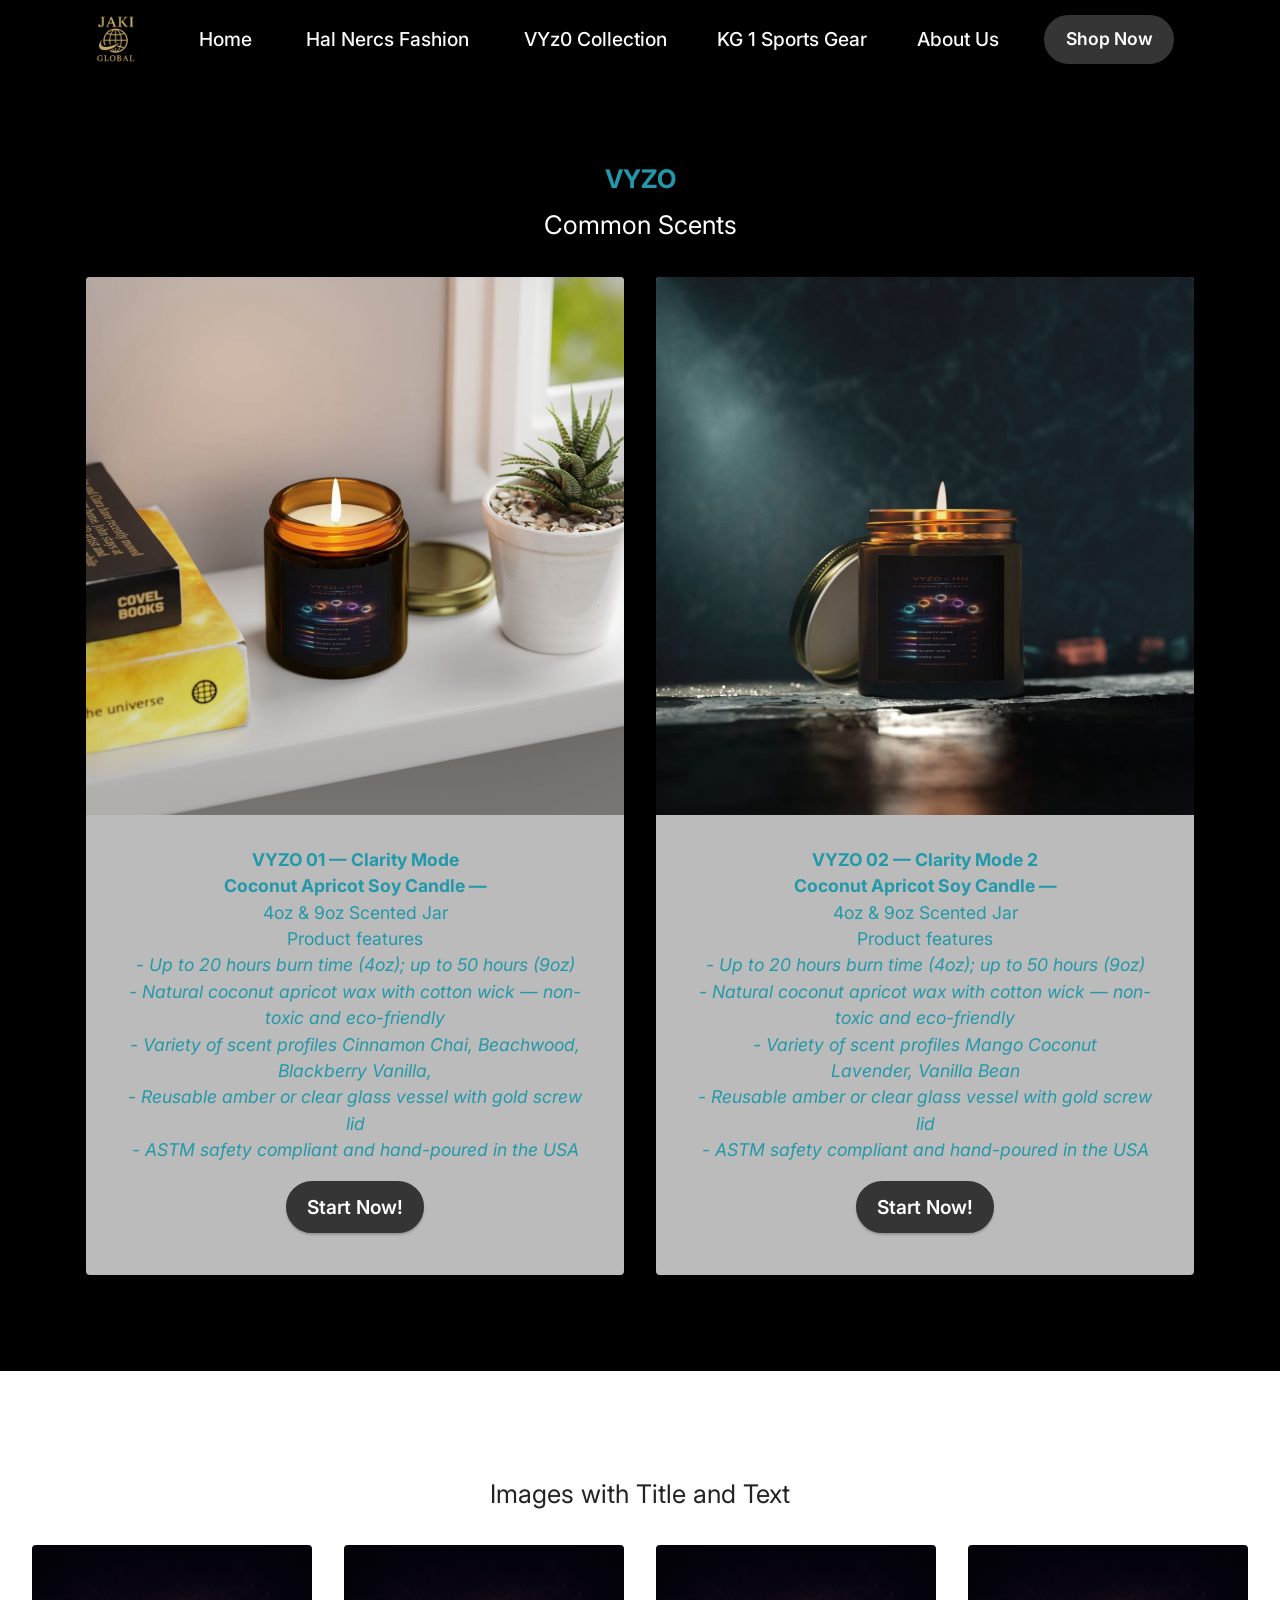
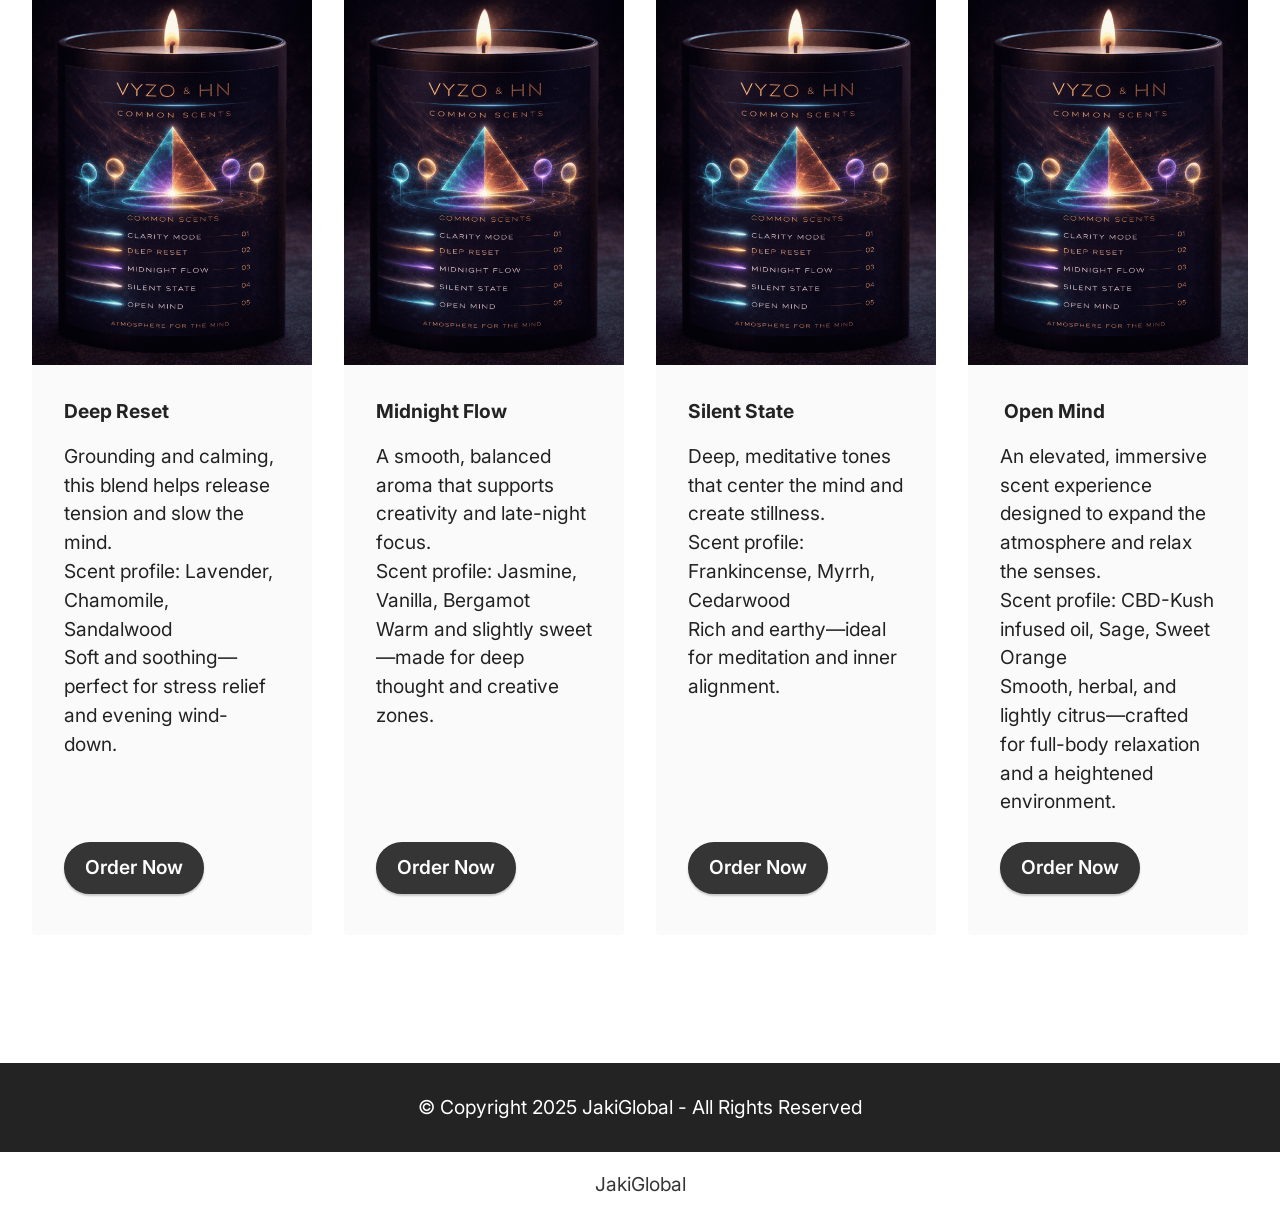
<file: page3.html>
<!DOCTYPE html>
<html  >
<head>
  <!-- Site made with Mobirise Website Builder v6.1.12, https://mobirise.com -->
  <meta charset="UTF-8">
  <meta http-equiv="X-UA-Compatible" content="IE=edge">
  <meta name="generator" content="Mobirise v6.1.12, mobirise.com">
  <meta name="viewport" content="width=device-width, initial-scale=1, minimum-scale=1">
  <link rel="shortcut icon" href="assets/images/chatgpt20image20oct20312020252003-51-0820pm-144x144.png" type="image/x-icon">
  <meta name="description" content="">
  
  
  <title>VYz0 Collection</title>
  <link rel="stylesheet" href="assets/bootstrap/css/bootstrap.min.css">
  <link rel="stylesheet" href="assets/dropdown/css/style.css">
  <link rel="stylesheet" href="assets/theme/css/style.css">
  <link rel="preload" href="https://fonts.googleapis.com/css?family=Inter:100,200,300,400,500,600,700,800,900,100i,200i,300i,400i,500i,600i,700i,800i,900i&display=swap" as="style" onload="this.onload=null;this.rel='stylesheet'">
  <noscript><link rel="stylesheet" href="https://fonts.googleapis.com/css?family=Inter:100,200,300,400,500,600,700,800,900,100i,200i,300i,400i,500i,600i,700i,800i,900i&display=swap"></noscript>
  <link rel="preload" as="style" href="assets/mobirise/css/mbr-additional.css?v=tVO9Ph"><link rel="stylesheet" href="assets/mobirise/css/mbr-additional.css?v=tVO9Ph" type="text/css">

  
  
  
</head>
<body>
  
  <section data-bs-version="5.1" class="menu menu3 cid-sFAA5oUu2Y" once="menu" id="menu3-4">
    
    <nav class="navbar navbar-dropdown navbar-expand-lg">
        <div class="container">
            <div class="navbar-brand">
                <span class="navbar-logo">
                    <a href="page4.html">
                        <img src="assets/images/chatgpt20image20oct20312020252003-51-0820pm-144x144.png" alt="Mobirise Website Builder" style="height: 3.7rem;">
                    </a>
                </span>
                
            </div>
            <button class="navbar-toggler" type="button" data-toggle="collapse" data-bs-toggle="collapse" data-target="#navbarSupportedContent" data-bs-target="#navbarSupportedContent" aria-controls="navbarNavAltMarkup" aria-expanded="false" aria-label="Toggle navigation">
                <div class="hamburger">
                    <span></span>
                    <span></span>
                    <span></span>
                    <span></span>
                </div>
            </button>
            <div class="collapse navbar-collapse" id="navbarSupportedContent">
                <ul class="navbar-nav nav-dropdown" data-app-modern-menu="true"><li class="nav-item"><a class="nav-link link text-white text-primary display-7" href="page6.html">Home&nbsp;</a></li>
                    <li class="nav-item"><a class="nav-link link text-white text-primary display-7" href="page2.html">Hal Nercs Fashion&nbsp;</a></li>
                    <li class="nav-item"><a class="nav-link link text-white text-primary display-7" href="page3.html">VYz0 Collection</a></li><li class="nav-item"><a class="nav-link link text-white text-primary display-7" href="page1.html">KG 1 Sports Gear</a>
                    </li><li class="nav-item"><a class="nav-link link text-white text-primary display-7" href="page4.html">About Us</a></li></ul>
                
                <div class="navbar-buttons mbr-section-btn"><a class="btn btn-primary display-4" href="https://jakiglo.printify.me/product/27592237/kg1-king-crown-t-shirt-revelation-graphic-tee">
                        Shop Now</a></div>
            </div>
        </div>
    </nav>
</section>

<section data-bs-version="5.1" class="gallery2 cid-vf2aXVSjpl" id="gallery2-b">
    
    
    <div class="container">
        <div class="mbr-section-head">
            <h3 class="mbr-section-title mbr-fonts-style align-center mb-0 display-5"><strong>VYZO</strong></h3>
            <h5 class="mbr-section-subtitle mbr-fonts-style align-center mb-0 mt-2 display-5">
                Common Scents</h5>
        </div>
        <div class="row mt-4">
            <div class="item features-image col-12 col-md-6 col-lg-6">
                <div class="item-wrapper">
                    <div class="item-img">
                        <img src="assets/images/variant-107605-2-1076x1076.jpg" alt="Mobirise Website Builder">
                    </div>
                    <div class="item-content">
                        <h4 class="item-title mbr-fonts-style display-4"><strong>VYZO 01 — Clarity Mode <br>Coconut Apricot Soy Candle — </strong><br>4oz &amp; 9oz Scented Jar<br>Product features<div><em>- Up to 20 hours burn time (4oz); up to 50 hours (9oz)</em></div><div><em>- Natural coconut apricot wax with cotton wick — non-toxic and eco-friendly</em></div><div><em>- Variety of scent profiles Cinnamon Chai, Beachwood, Blackberry Vanilla,</em></div><div><em>- Reusable amber or clear glass vessel with gold screw lid</em></div><div><em>- ASTM safety compliant and hand-poured in the USA</em></div></h4>
                        
                        
                    </div>
                    <div class="mbr-section-btn item-footer mt-2"><a href="https://jakiglo.printify.me/product/27594744" class="btn btn-primary item-btn display-7" target="_blank">Start
                            Now!</a></div>
                </div>
            </div>
            <div class="item features-image col-12 col-md-6 col-lg-6">
                <div class="item-wrapper">
                    <div class="item-img">
                        <img src="assets/images/variant-107609-3-1076x1076.jpg" alt="Mobirise Website Builder">
                    </div>
                    <div class="item-content">
                        <h4 class="item-title mbr-fonts-style display-4"><strong>VYZO 02 — Clarity Mode 2</strong><div><strong>Coconut Apricot Soy Candle —
</strong></div><div>4oz &amp; 9oz Scented Jar
</div><div>Product features
</div><div><em>- Up to 20 hours burn time (4oz); up to 50 hours (9oz)
</em></div><div><em>- Natural coconut apricot wax with cotton wick — non-toxic and eco-friendly
</em></div><div><em>- Variety of scent profiles Mango Coconut</em></div><div><em>Lavender,&nbsp;</em><em style="font-size: 1.1rem;">Vanilla Bean</em></div><div><em>- Reusable amber or clear glass vessel with gold screw lid
</em></div><div><em>- ASTM safety compliant and hand-poured in the USA</em></div></h4>
                        
                        
                    </div>
                    <div class="mbr-section-btn item-footer mt-2"><a href="https://jakiglo.printify.me/product/27593290" class="btn btn-primary item-btn display-7" target="_blank">Start
                            Now!</a></div>
                </div>
            </div>
            
            
        </div>
    </div>
</section>

<section data-bs-version="5.1" class="gallery3 cid-veZUXKdlMr" id="gallery3-a">
    
    
    <div class="container-fluid">
        <div class="mbr-section-head">
            
            <h5 class="mbr-section-subtitle mbr-fonts-style align-center mb-0 mt-2 display-5">Images with Title and Text</h5>
        </div>
        <div class="row mt-4">
            <div class="item features-image col-12 col-md-6 col-lg-3">
                <div class="item-wrapper">
                    <div class="item-img">
                        <img src="assets/images/chatgpt20image20mar20252020262003-26-2120pm-518x777.png" alt="Mobirise Website Builder" data-slide-to="0" data-bs-slide-to="0">
                    </div>
                    <div class="item-content">
                        <h5 class="item-title mbr-fonts-style display-7">
                            <strong>Deep Reset</strong></h5>
                        
                        <p class="mbr-text mbr-fonts-style mt-3 display-7">Grounding and calming, this blend helps release tension and slow the mind.<br>Scent profile: Lavender, Chamomile, Sandalwood<br>Soft and soothing—perfect for stress relief and evening wind-down.<br></p>
                    </div>
                    <div class="mbr-section-btn item-footer mt-2"><a href="https://buy.stripe.com/8x214m3a7c2B6jHg8x9bO01" class="btn btn-primary item-btn display-7" target="_blank">Order Now</a></div>
                </div>
            </div>
            <div class="item features-image col-12 col-md-6 col-lg-3">
                <div class="item-wrapper">
                    <div class="item-img">
                        <img src="assets/images/chatgpt20image20mar20252020262003-26-2120pm-518x777.png" alt="Mobirise Website Builder" data-slide-to="1" data-bs-slide-to="1">
                    </div>
                    <div class="item-content">
                        <h5 class="item-title mbr-fonts-style display-7">
                            <strong>Midnight Flow</strong></h5>
                        
                        <p class="mbr-text mbr-fonts-style mt-3 display-7">A smooth, balanced aroma that supports creativity and late-night focus.<br>Scent profile: Jasmine, Vanilla, Bergamot<br>Warm and slightly sweet—made for deep thought and creative zones.<br></p>
                    </div>
                    <div class="mbr-section-btn item-footer mt-2"><a href="https://buy.stripe.com/14A3cucKH1nX8rP09z9bO02" class="btn btn-primary item-btn display-7" target="_blank">Order Now</a></div>
                </div>
            </div>
            <div class="item features-image col-12 col-md-6 col-lg-3">
                <div class="item-wrapper">
                    <div class="item-img">
                        <img src="assets/images/chatgpt20image20mar20252020262003-26-2120pm-518x777.png" alt="Mobirise Website Builder" data-slide-to="2" data-bs-slide-to="2">
                    </div>
                    <div class="item-content">
                        <h5 class="item-title mbr-fonts-style display-7">
                            <strong>Silent State</strong></h5>
                        
                        <p class="mbr-text mbr-fonts-style mt-3 display-7">Deep, meditative tones that center the mind and create stillness.<br>Scent profile: Frankincense, Myrrh, Cedarwood<br>Rich and earthy—ideal for meditation and inner alignment.<br></p>
                    </div>
                    <div class="mbr-section-btn item-footer mt-2"><a href="https://buy.stripe.com/9B69AS11ZfeN5fDe0p9bO03" class="btn btn-primary item-btn display-7" target="_blank">Order Now</a></div>
                </div>
            </div><div class="item features-image col-12 col-md-6 col-lg-3">
                <div class="item-wrapper">
                    <div class="item-img">
                        <img src="assets/images/chatgpt20image20mar20252020262003-26-2120pm-518x777.png" alt="Mobirise Website Builder" data-slide-to="3" data-bs-slide-to="3">
                    </div>
                    <div class="item-content">
                        <h5 class="item-title mbr-fonts-style display-7"><strong>&nbsp;Open Mind&nbsp;</strong></h5>
                        
                        <p class="mbr-text mbr-fonts-style mt-3 display-7">An elevated, immersive scent experience designed to expand the atmosphere and relax the senses.<br>Scent profile: CBD-Kush infused oil, Sage, Sweet Orange<br>Smooth, herbal, and lightly citrus—crafted for full-body relaxation and a heightened environment.<br></p>
                    </div>
                    <div class="mbr-section-btn item-footer mt-2"><a href="https://buy.stripe.com/bJebJ02636Ih23r1dD9bO04" class="btn btn-primary item-btn display-7" target="_blank">Order Now</a></div>
                </div>
            </div>
            
        </div>
    </div>
</section>

<section data-bs-version="5.1" class="footer7 cid-vfhz7yshEs" once="footers" id="footer7-t">

    

    

    <div class="container">
        <div class="media-container-row align-center mbr-white">
            <div class="col-12">
                <p class="mbr-text mb-0 mbr-fonts-style display-7">
                    © Copyright 2025 JakiGlobal - All Rights Reserved
                </p>
            </div>
        </div>
    </div>
  
</section><section class="display-7" style="padding: 0;align-items: center;justify-content: center;flex-wrap: wrap;    align-content: center;display: flex;position: relative;height: 4rem;"><a href="https://jakiglobal.online/page" style="flex: 1 1;height: 4rem;position: absolute;width: 100%;z-index: 1;"><img alt="" style="height: 4rem;" src="[data-uri]"></a><p style="margin: 0;text-align: center;" class="display-7">&#8204;</p><a style="z-index:1" href="https://jakiglobal.online/page6.html">JakiGlobal </a></section><script src="assets/bootstrap/js/bootstrap.bundle.min.js"></script>  <script src="assets/smoothscroll/smooth-scroll.js"></script>  <script src="assets/ytplayer/index.js"></script>  <script src="assets/dropdown/js/navbar-dropdown.js"></script>  <script src="assets/theme/js/script.js"></script>  

</body>
</html>
</file>
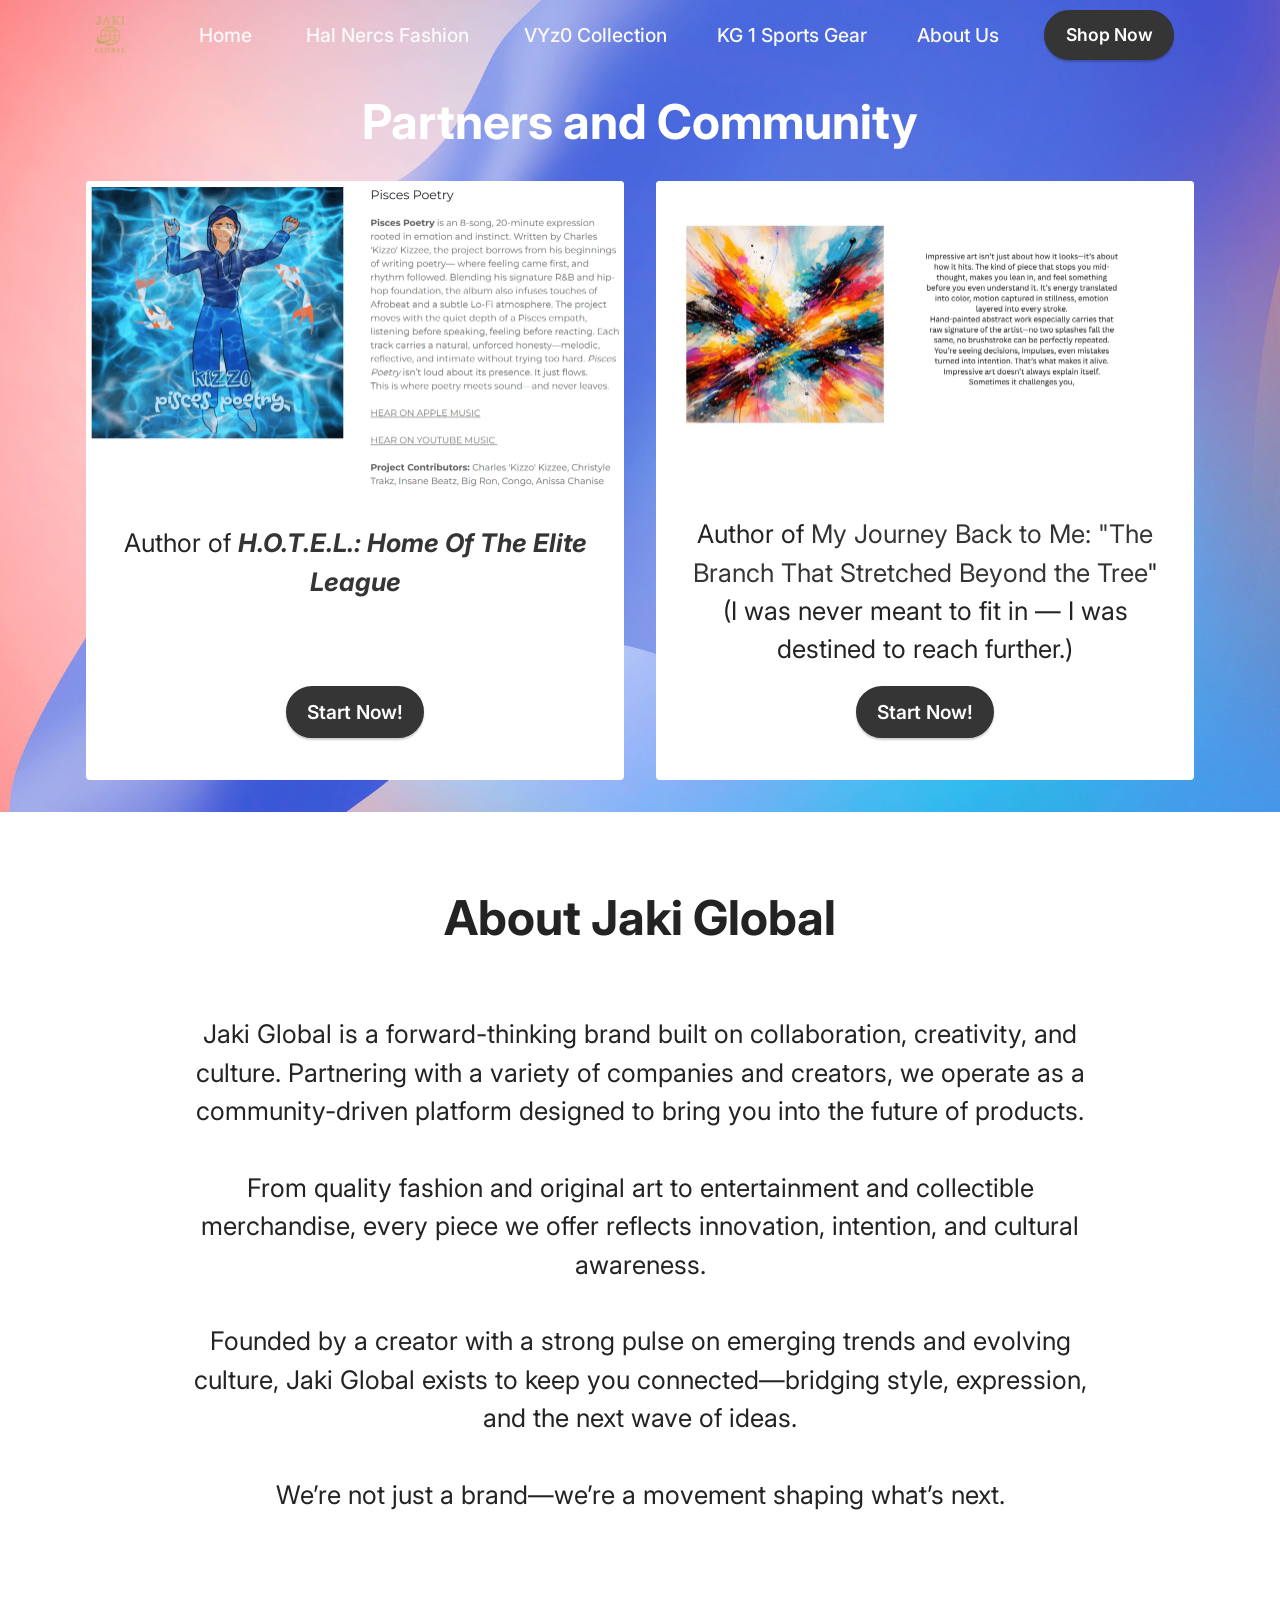
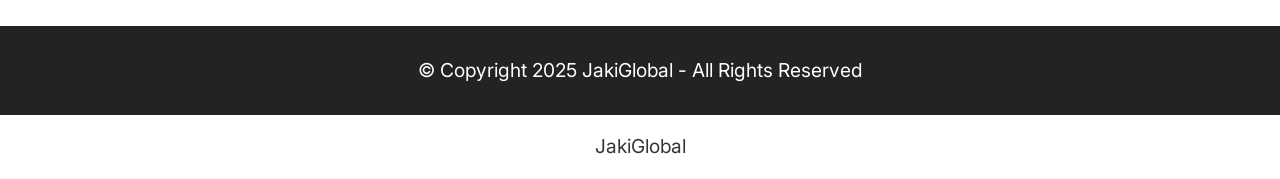
<file: page4.html>
<!DOCTYPE html>
<html  >
<head>
  <!-- Site made with Mobirise Website Builder v6.1.12, https://mobirise.com -->
  <meta charset="UTF-8">
  <meta http-equiv="X-UA-Compatible" content="IE=edge">
  <meta name="generator" content="Mobirise v6.1.12, mobirise.com">
  <meta name="viewport" content="width=device-width, initial-scale=1, minimum-scale=1">
  <link rel="shortcut icon" href="assets/images/chatgpt20image20oct20312020252003-51-0820pm-144x144.png" type="image/x-icon">
  <meta name="description" content="">
  
  
  <title>About Us</title>
  <link rel="stylesheet" href="assets/bootstrap/css/bootstrap.min.css">
  <link rel="stylesheet" href="assets/dropdown/css/style.css">
  <link rel="stylesheet" href="assets/theme/css/style.css">
  <link rel="preload" href="https://fonts.googleapis.com/css?family=Inter:100,200,300,400,500,600,700,800,900,100i,200i,300i,400i,500i,600i,700i,800i,900i&display=swap" as="style" onload="this.onload=null;this.rel='stylesheet'">
  <noscript><link rel="stylesheet" href="https://fonts.googleapis.com/css?family=Inter:100,200,300,400,500,600,700,800,900,100i,200i,300i,400i,500i,600i,700i,800i,900i&display=swap"></noscript>
  <link rel="preload" as="style" href="assets/mobirise/css/mbr-additional.css?v=3s8Q57"><link rel="stylesheet" href="assets/mobirise/css/mbr-additional.css?v=3s8Q57" type="text/css">

  
  
  
</head>
<body>
  
  <section data-bs-version="5.1" class="menu menu3 cid-sFAA5oUu2Y" once="menu" id="menu3-4">
    
    <nav class="navbar navbar-dropdown navbar-expand-lg">
        <div class="container">
            <div class="navbar-brand">
                <span class="navbar-logo">
                    <a href="page4.html">
                        <img src="assets/images/chatgpt20image20oct20312020252003-51-0820pm-144x144.png" alt="Mobirise Website Builder" style="height: 3rem;">
                    </a>
                </span>
                
            </div>
            <button class="navbar-toggler" type="button" data-toggle="collapse" data-bs-toggle="collapse" data-target="#navbarSupportedContent" data-bs-target="#navbarSupportedContent" aria-controls="navbarNavAltMarkup" aria-expanded="false" aria-label="Toggle navigation">
                <div class="hamburger">
                    <span></span>
                    <span></span>
                    <span></span>
                    <span></span>
                </div>
            </button>
            <div class="collapse navbar-collapse" id="navbarSupportedContent">
                <ul class="navbar-nav nav-dropdown" data-app-modern-menu="true"><li class="nav-item"><a class="nav-link link text-white text-primary display-7" href="page6.html">Home&nbsp;</a></li>
                    <li class="nav-item"><a class="nav-link link text-white text-primary display-7" href="page2.html">Hal Nercs Fashion&nbsp;</a></li>
                    <li class="nav-item"><a class="nav-link link text-white text-primary display-7" href="page3.html">VYz0 Collection</a></li><li class="nav-item"><a class="nav-link link text-white text-primary display-7" href="page1.html">KG 1 Sports Gear</a>
                    </li><li class="nav-item"><a class="nav-link link text-white text-primary display-7" href="page4.html">About Us</a></li></ul>
                
                <div class="navbar-buttons mbr-section-btn"><a class="btn btn-primary display-4" href="https://jakiglo.printify.me/product/27592237/kg1-king-crown-t-shirt-revelation-graphic-tee">
                        Shop Now</a></div>
            </div>
        </div>
    </nav>
</section>

<section data-bs-version="5.1" class="gallery2 cid-vh7qgaewFV" id="gallery2-19">
    
    
    <div class="container">
        <div class="mbr-section-head">
            <h4 class="mbr-section-title mbr-fonts-style align-center mb-0 display-2"><strong>Partners and&nbsp;Community</strong></h4>
            
        </div>
        <div class="row mt-4">
            <div class="item features-image col-12 col-md-6 col-lg-6">
                <div class="item-wrapper">
                    <div class="item-img">
                        <img src="assets/images/screenshot205194-1076x623.png" alt="Mobirise Website Builder">
                    </div>
                    <div class="item-content">
                        <h5 class="item-title mbr-fonts-style display-5">Author of <a href="https://www.amazon.com/dp/B0DG5X8D6Q" class="text-primary"><em><strong>H.O.T.E.L.: Home Of The Elite League</strong></em></a><br><br></h5>
                        
                        
                    </div>
                    <div class="mbr-section-btn item-footer mt-2"><a href="https://kizzotainment.com/" class="btn btn-primary item-btn display-7" target="_blank">Start
                            Now!</a></div>
                </div>
            </div>
            <div class="item features-image col-12 col-md-6 col-lg-6">
                <div class="item-wrapper">
                    <div class="item-img">
                        <img src="assets/images/your20paragraph20text201-1076x605.jpg" alt="Mobirise Website Builder">
                    </div>
                    <div class="item-content">
                        <h5 class="item-title mbr-fonts-style display-5">Author of <a href="https://www.amazon.com/dp/B0FDQ7HM46?ref=cm_sw_r_ffobk_cp_ud_dp_CGE7ZBAPGDZ0V8PK1WK0&ref_=cm_sw_r_ffobk_cp_ud_dp_CGE7ZBAPGDZ0V8PK1WK0&social_share=cm_sw_r_ffobk_cp_ud_dp_CGE7ZBAPGDZ0V8PK1WK0&bestFormat=true&previewDohEventScheduleTesting=C" class="text-primary">My Journey Back to Me: "The Branch That Stretched Beyond the Tree</a>" (I was never meant to fit in — I was destined to reach further.)</h5>
                        
                        
                    </div>
                    <div class="mbr-section-btn item-footer mt-2">
                        <a href="" class="btn btn-primary item-btn display-7" target="_blank">Start
                            Now!</a>
                    </div>
                </div>
            </div>
            
            
        </div>
    </div>
</section>

<section data-bs-version="5.1" class="content4 cid-vfiXGTiRhq" id="content4-11">
    

    
    
    <div class="container">
        <div class="row justify-content-center">
            <div class="title col-md-12 col-lg-10">
                <h3 class="mbr-section-title mbr-fonts-style align-center mb-4 display-2"><strong>About Jaki Global</strong></h3>
                <h4 class="mbr-section-subtitle align-center mbr-fonts-style mb-4 display-5"><div><br></div><div>Jaki Global is a forward-thinking brand built on collaboration, creativity, and culture. Partnering with a variety of companies and creators, we operate as a community-driven platform designed to bring you into the future of products.</div><div><br></div><div>From quality fashion and original art to entertainment and collectible merchandise, every piece we offer reflects innovation, intention, and cultural awareness.</div><div><br></div><div>Founded by a creator with a strong pulse on emerging trends and evolving culture, Jaki Global exists to keep you connected—bridging style, expression, and the next wave of ideas.</div><div><br></div><div>We’re not just a brand—we’re a movement shaping what’s next.</div></h4>
                
            </div>
        </div>
    </div>
</section>

<section data-bs-version="5.1" class="footer7 cid-vfhz7yshEs" once="footers" id="footer7-t">

    

    

    <div class="container">
        <div class="media-container-row align-center mbr-white">
            <div class="col-12">
                <p class="mbr-text mb-0 mbr-fonts-style display-7">
                    © Copyright 2025 JakiGlobal - All Rights Reserved
                </p>
            </div>
        </div>
    </div>
  
</section><section class="display-7" style="padding: 0;align-items: center;justify-content: center;flex-wrap: wrap;    align-content: center;display: flex;position: relative;height: 4rem;"><a href="https://jakiglobal.online/page" style="flex: 1 1;height: 4rem;position: absolute;width: 100%;z-index: 1;"><img alt="" style="height: 4rem;" src="[data-uri]"></a><p style="margin: 0;text-align: center;" class="display-7">&#8204;</p><a style="z-index:1" href="https://jakiglobal.online/page6.html">JakiGlobal </a></section><script src="assets/bootstrap/js/bootstrap.bundle.min.js"></script>  <script src="assets/smoothscroll/smooth-scroll.js"></script>  <script src="assets/ytplayer/index.js"></script>  <script src="assets/dropdown/js/navbar-dropdown.js"></script>  <script src="assets/theme/js/script.js"></script>  

</body>
</html>
</file>
<file: assets/web/assets/mobirise-icons2/mobirise2.css>
@font-face {
  font-family: 'Moririse2';
  font-display: swap;
  src:  url('mobirise2.eot?f2bix4');
  src:  url('mobirise2.eot?f2bix4#iefix') format('embedded-opentype'),
    url('mobirise2.woff2?f2bix4') format('woff2'),
    url('mobirise2.woff?f2bix4') format('woff'),
    url('mobirise2.ttf?f2bix4') format('truetype'),
    url('mobirise2.svg?f2bix4#mobirise2') format('svg');
  font-weight: normal;
  font-style: normal;
}

[class^="mobi-"], [class*=" mobi-"] {
  /* use !important to prevent issues with browser extensions that change fonts */
  font-family: 'Moririse2' !important;
  speak: none;
  font-style: normal;
  font-weight: normal;
  font-variant: normal;
  text-transform: none;
  line-height: 1;

  /* Better Font Rendering =========== */
  -webkit-font-smoothing: antialiased;
  -moz-osx-font-smoothing: grayscale;
}

.mobi-mbri-add-submenu:before {
  content: "\e900";
}
.mobi-mbri-alert:before {
  content: "\e901";
}
.mobi-mbri-align-center:before {
  content: "\e902";
}
.mobi-mbri-align-justify:before {
  content: "\e903";
}
.mobi-mbri-align-left:before {
  content: "\e904";
}
.mobi-mbri-align-right:before {
  content: "\e905";
}
.mobi-mbri-android:before {
  content: "\e906";
}
.mobi-mbri-apple:before {
  content: "\e907";
}
.mobi-mbri-arrow-down:before {
  content: "\e908";
}
.mobi-mbri-arrow-next:before {
  content: "\e909";
}
.mobi-mbri-arrow-prev:before {
  content: "\e90a";
}
.mobi-mbri-arrow-up:before {
  content: "\e90b";
}
.mobi-mbri-bold:before {
  content: "\e90c";
}
.mobi-mbri-bookmark:before {
  content: "\e90d";
}
.mobi-mbri-bootstrap:before {
  content: "\e90e";
}
.mobi-mbri-briefcase:before {
  content: "\e90f";
}
.mobi-mbri-browse:before {
  content: "\e910";
}
.mobi-mbri-bulleted-list:before {
  content: "\e911";
}
.mobi-mbri-calendar:before {
  content: "\e912";
}
.mobi-mbri-camera:before {
  content: "\e913";
}
.mobi-mbri-cart-add:before {
  content: "\e914";
}
.mobi-mbri-cart-full:before {
  content: "\e915";
}
.mobi-mbri-cash:before {
  content: "\e916";
}
.mobi-mbri-change-style:before {
  content: "\e917";
}
.mobi-mbri-chat:before {
  content: "\e918";
}
.mobi-mbri-clock:before {
  content: "\e919";
}
.mobi-mbri-close:before {
  content: "\e91a";
}
.mobi-mbri-cloud:before {
  content: "\e91b";
}
.mobi-mbri-code:before {
  content: "\e91c";
}
.mobi-mbri-contact-form:before {
  content: "\e91d";
}
.mobi-mbri-credit-card:before {
  content: "\e91e";
}
.mobi-mbri-cursor-click:before {
  content: "\e91f";
}
.mobi-mbri-cust-feedback:before {
  content: "\e920";
}
.mobi-mbri-database:before {
  content: "\e921";
}
.mobi-mbri-delivery:before {
  content: "\e922";
}
.mobi-mbri-desktop:before {
  content: "\e923";
}
.mobi-mbri-devices:before {
  content: "\e924";
}
.mobi-mbri-down:before {
  content: "\e925";
}
.mobi-mbri-download-2:before {
  content: "\e926";
}
.mobi-mbri-download:before {
  content: "\e927";
}
.mobi-mbri-drag-n-drop-2:before {
  content: "\e928";
}
.mobi-mbri-drag-n-drop:before {
  content: "\e929";
}
.mobi-mbri-edit-2:before {
  content: "\e92a";
}
.mobi-mbri-edit:before {
  content: "\e92b";
}
.mobi-mbri-error:before {
  content: "\e92c";
}
.mobi-mbri-extension:before {
  content: "\e92d";
}
.mobi-mbri-features:before {
  content: "\e92e";
}
.mobi-mbri-file:before {
  content: "\e92f";
}
.mobi-mbri-flag:before {
  content: "\e930";
}
.mobi-mbri-folder:before {
  content: "\e931";
}
.mobi-mbri-gift:before {
  content: "\e932";
}
.mobi-mbri-github:before {
  content: "\e933";
}
.mobi-mbri-globe-2:before {
  content: "\e934";
}
.mobi-mbri-globe:before {
  content: "\e935";
}
.mobi-mbri-growing-chart:before {
  content: "\e936";
}
.mobi-mbri-hearth:before {
  content: "\e937";
}
.mobi-mbri-help:before {
  content: "\e938";
}
.mobi-mbri-home:before {
  content: "\e939";
}
.mobi-mbri-hot-cup:before {
  content: "\e93a";
}
.mobi-mbri-idea:before {
  content: "\e93b";
}
.mobi-mbri-image-gallery:before {
  content: "\e93c";
}
.mobi-mbri-image-slider:before {
  content: "\e93d";
}
.mobi-mbri-info:before {
  content: "\e93e";
}
.mobi-mbri-italic:before {
  content: "\e93f";
}
.mobi-mbri-key:before {
  content: "\e940";
}
.mobi-mbri-laptop:before {
  content: "\e941";
}
.mobi-mbri-layers:before {
  content: "\e942";
}
.mobi-mbri-left-right:before {
  content: "\e943";
}
.mobi-mbri-left:before {
  content: "\e944";
}
.mobi-mbri-letter:before {
  content: "\e945";
}
.mobi-mbri-like:before {
  content: "\e946";
}
.mobi-mbri-link:before {
  content: "\e947";
}
.mobi-mbri-lock:before {
  content: "\e948";
}
.mobi-mbri-login:before {
  content: "\e949";
}
.mobi-mbri-logout:before {
  content: "\e94a";
}
.mobi-mbri-magic-stick:before {
  content: "\e94b";
}
.mobi-mbri-map-pin:before {
  content: "\e94c";
}
.mobi-mbri-menu:before {
  content: "\e94d";
}
.mobi-mbri-mobile-2:before {
  content: "\e94e";
}
.mobi-mbri-mobile-horizontal:before {
  content: "\e94f";
}
.mobi-mbri-mobile:before {
  content: "\e950";
}
.mobi-mbri-mobirise:before {
  content: "\e951";
}
.mobi-mbri-more-horizontal:before {
  content: "\e952";
}
.mobi-mbri-more-vertical:before {
  content: "\e953";
}
.mobi-mbri-music:before {
  content: "\e954";
}
.mobi-mbri-new-file:before {
  content: "\e955";
}
.mobi-mbri-numbered-list:before {
  content: "\e956";
}
.mobi-mbri-opened-folder:before {
  content: "\e957";
}
.mobi-mbri-pages:before {
  content: "\e958";
}
.mobi-mbri-paper-plane:before {
  content: "\e959";
}
.mobi-mbri-paperclip:before {
  content: "\e95a";
}
.mobi-mbri-phone:before {
  content: "\e95b";
}
.mobi-mbri-photo:before {
  content: "\e95c";
}
.mobi-mbri-photos:before {
  content: "\e95d";
}
.mobi-mbri-pin:before {
  content: "\e95e";
}
.mobi-mbri-play:before {
  content: "\e95f";
}
.mobi-mbri-plus:before {
  content: "\e960";
}
.mobi-mbri-preview:before {
  content: "\e961";
}
.mobi-mbri-print:before {
  content: "\e962";
}
.mobi-mbri-protect:before {
  content: "\e963";
}
.mobi-mbri-question:before {
  content: "\e964";
}
.mobi-mbri-quote-left:before {
  content: "\e965";
}
.mobi-mbri-quote-right:before {
  content: "\e966";
}
.mobi-mbri-redo:before {
  content: "\e967";
}
.mobi-mbri-refresh:before {
  content: "\e968";
}
.mobi-mbri-responsive-2:before {
  content: "\e969";
}
.mobi-mbri-responsive:before {
  content: "\e96a";
}
.mobi-mbri-right:before {
  content: "\e96b";
}
.mobi-mbri-rocket:before {
  content: "\e96c";
}
.mobi-mbri-sad-face:before {
  content: "\e96d";
}
.mobi-mbri-sale:before {
  content: "\e96e";
}
.mobi-mbri-save:before {
  content: "\e96f";
}
.mobi-mbri-search:before {
  content: "\e970";
}
.mobi-mbri-setting-2:before {
  content: "\e971";
}
.mobi-mbri-setting-3:before {
  content: "\e972";
}
.mobi-mbri-setting:before {
  content: "\e973";
}
.mobi-mbri-share:before {
  content: "\e974";
}
.mobi-mbri-shopping-bag:before {
  content: "\e975";
}
.mobi-mbri-shopping-basket:before {
  content: "\e976";
}
.mobi-mbri-shopping-cart:before {
  content: "\e977";
}
.mobi-mbri-sites:before {
  content: "\e978";
}
.mobi-mbri-smile-face:before {
  content: "\e979";
}
.mobi-mbri-speed:before {
  content: "\e97a";
}
.mobi-mbri-star:before {
  content: "\e97b";
}
.mobi-mbri-success:before {
  content: "\e97c";
}
.mobi-mbri-sun:before {
  content: "\e97d";
}
.mobi-mbri-sun2:before {
  content: "\e97e";
}
.mobi-mbri-tablet-vertical:before {
  content: "\e97f";
}
.mobi-mbri-tablet:before {
  content: "\e980";
}
.mobi-mbri-target:before {
  content: "\e981";
}
.mobi-mbri-timer:before {
  content: "\e982";
}
.mobi-mbri-to-ftp:before {
  content: "\e983";
}
.mobi-mbri-to-local-drive:before {
  content: "\e984";
}
.mobi-mbri-touch-swipe:before {
  content: "\e985";
}
.mobi-mbri-touch:before {
  content: "\e986";
}
.mobi-mbri-trash:before {
  content: "\e987";
}
.mobi-mbri-underline:before {
  content: "\e988";
}
.mobi-mbri-undo:before {
  content: "\e989";
}
.mobi-mbri-unlink:before {
  content: "\e98a";
}
.mobi-mbri-unlock:before {
  content: "\e98b";
}
.mobi-mbri-up-down:before {
  content: "\e98c";
}
.mobi-mbri-up:before {
  content: "\e98d";
}
.mobi-mbri-update:before {
  content: "\e98e";
}
.mobi-mbri-upload-2:before {
  content: "\e98f";
}
.mobi-mbri-upload:before {
  content: "\e990";
}
.mobi-mbri-user-2:before {
  content: "\e991";
}
.mobi-mbri-user:before {
  content: "\e992";
}
.mobi-mbri-users:before {
  content: "\e993";
}
.mobi-mbri-video-play:before {
  content: "\e994";
}
.mobi-mbri-video:before {
  content: "\e995";
}
.mobi-mbri-watch:before {
  content: "\e996";
}
.mobi-mbri-website-theme-2:before {
  content: "\e997";
}
.mobi-mbri-website-theme:before {
  content: "\e998";
}
.mobi-mbri-wifi:before {
  content: "\e999";
}
.mobi-mbri-windows:before {
  content: "\e99a";
}
.mobi-mbri-zoom-in:before {
  content: "\e99b";
}
.mobi-mbri-zoom-out:before {
  content: "\e99c";
}
</file>
<file: assets/dropdown/css/style.css>
.navbar-dropdown {
  left: 0;
  padding: 0;
  position: absolute;
  right: 0;
  top: 0;
  transition: all 0.45s ease;
  z-index: 1030;
  background: #282828; }
  .navbar-dropdown .navbar-logo {
    margin-right: 0.8rem;
    transition: margin 0.3s ease-in-out;
    vertical-align: middle; }
    .navbar-dropdown .navbar-logo img {
      height: 3.125rem;
      transition: all 0.3s ease-in-out; }
    .navbar-dropdown .navbar-logo.mbr-iconfont {
      font-size: 3.125rem;
      line-height: 3.125rem; }
  .navbar-dropdown .navbar-caption {
    font-weight: 700;
    white-space: normal;
    vertical-align: -4px;
    line-height: 3.125rem !important; }
    .navbar-dropdown .navbar-caption, .navbar-dropdown .navbar-caption:hover {
      color: inherit;
      text-decoration: none; }
  .navbar-dropdown .mbr-iconfont + .navbar-caption {
    vertical-align: -1px; }
  .navbar-dropdown.navbar-fixed-top {
    position: fixed; }
  .navbar-dropdown .navbar-brand span {
    vertical-align: -4px; }
  .navbar-dropdown.bg-color.transparent {
    background: none; }
  .navbar-dropdown.navbar-short .navbar-brand {
    padding: 0.625rem 0; }
    .navbar-dropdown.navbar-short .navbar-brand span {
      vertical-align: -1px; }
  .navbar-dropdown.navbar-short .navbar-caption {
    line-height: 2.375rem !important;
    vertical-align: -2px; }
  .navbar-dropdown.navbar-short .navbar-logo {
    margin-right: 0.5rem; }
    .navbar-dropdown.navbar-short .navbar-logo img {
      height: 2.375rem; }
    .navbar-dropdown.navbar-short .navbar-logo.mbr-iconfont {
      font-size: 2.375rem;
      line-height: 2.375rem; }
  .navbar-dropdown.navbar-short .mbr-table-cell {
    height: 3.625rem; }
  .navbar-dropdown .navbar-close {
    left: 0.6875rem;
    position: fixed;
    top: 0.75rem;
    z-index: 1000; }
  .navbar-dropdown .hamburger-icon {
    content: "";
    display: inline-block;
    vertical-align: middle;
    width: 16px;
    -webkit-box-shadow: 0 -6px 0 1px #282828,0 0 0 1px #282828,0 6px 0 1px #282828;
    -moz-box-shadow: 0 -6px 0 1px #282828,0 0 0 1px #282828,0 6px 0 1px #282828;
    box-shadow: 0 -6px 0 1px #282828,0 0 0 1px #282828,0 6px 0 1px #282828; }

.dropdown-menu .dropdown-toggle[data-toggle="dropdown-submenu"]::after {
  border-bottom: 0.35em solid transparent;
  border-left: 0.35em solid;
  border-right: 0;
  border-top: 0.35em solid transparent;
  margin-left: 0.3rem; }

.dropdown-menu .dropdown-item:focus {
  outline: 0; }

.nav-dropdown {
  font-size: 0.75rem;
  font-weight: 500;
  height: auto !important; }
  .nav-dropdown .nav-btn {
    padding-left: 1rem; }
  .nav-dropdown .link {
    margin: .667em 1.667em;
    font-weight: 500;
    padding: 0;
    transition: color .2s ease-in-out; }
    .nav-dropdown .link.dropdown-toggle {
      margin-right: 2.583em; }
      .nav-dropdown .link.dropdown-toggle::after {
        margin-left: .25rem;
        border-top: 0.35em solid;
        border-right: 0.35em solid transparent;
        border-left: 0.35em solid transparent;
        border-bottom: 0; }
      .nav-dropdown .link.dropdown-toggle[aria-expanded="true"] {
        margin: 0;
        padding: 0.667em 3.263em  0.667em 1.667em; }
  .nav-dropdown .link::after,
  .nav-dropdown .dropdown-item::after {
    color: inherit; }
  .nav-dropdown .btn {
    font-size: 0.75rem;
    font-weight: 700;
    letter-spacing: 0;
    margin-bottom: 0;
    padding-left: 1.25rem;
    padding-right: 1.25rem; }
  .nav-dropdown .dropdown-menu {
    border-radius: 0;
    border: 0;
    left: 0;
    margin: 0;
    padding-bottom: 1.25rem;
    padding-top: 1.25rem;
    position: relative; }
  .nav-dropdown .dropdown-submenu {
    margin-left: 0.125rem;
    top: 0; }
  .nav-dropdown .dropdown-item {
    font-weight: 500;
    line-height: 2;
    padding: 0.3846em 4.615em 0.3846em 1.5385em;
    position: relative;
    transition: color .2s ease-in-out, background-color .2s ease-in-out; }
    .nav-dropdown .dropdown-item::after {
      margin-top: -0.3077em;
      position: absolute;
      right: 1.1538em;
      top: 50%; }
    .nav-dropdown .dropdown-item:focus, .nav-dropdown .dropdown-item:hover {
      background: none; }

@media (max-width: 767px) {
  .nav-dropdown.navbar-toggleable-sm {
    bottom: 0;
    display: none;
    left: 0;
    overflow-x: hidden;
    position: fixed;
    top: 0;
    transform: translateX(-100%);
    -ms-transform: translateX(-100%);
    -webkit-transform: translateX(-100%);
    width: 18.75rem;
    z-index: 999; } }
.nav-dropdown.navbar-toggleable-xl {
  bottom: 0;
  display: none;
  left: 0;
  overflow-x: hidden;
  position: fixed;
  top: 0;
  transform: translateX(-100%);
  -ms-transform: translateX(-100%);
  -webkit-transform: translateX(-100%);
  width: 18.75rem;
  z-index: 999; }

.nav-dropdown-sm {
  display: block !important;
  overflow-x: hidden;
  overflow: auto;
  padding-top: 3.875rem; }
  .nav-dropdown-sm::after {
    content: "";
    display: block;
    height: 3rem;
    width: 100%; }
  .nav-dropdown-sm.collapse.in ~ .navbar-close {
    display: block !important; }
  .nav-dropdown-sm.collapsing, .nav-dropdown-sm.collapse.in {
    transform: translateX(0);
    -ms-transform: translateX(0);
    -webkit-transform: translateX(0);
    transition: all 0.25s ease-out;
    -webkit-transition: all 0.25s ease-out;
    background: #282828; }
  .nav-dropdown-sm.collapsing[aria-expanded="false"] {
    transform: translateX(-100%);
    -ms-transform: translateX(-100%);
    -webkit-transform: translateX(-100%); }
  .nav-dropdown-sm .nav-item {
    display: block;
    margin-left: 0 !important;
    padding-left: 0; }
  .nav-dropdown-sm .link,
  .nav-dropdown-sm .dropdown-item {
    border-top: 1px dotted rgba(255, 255, 255, 0.1);
    font-size: 0.8125rem;
    line-height: 1.6;
    margin: 0 !important;
    padding: 0.875rem 2.4rem 0.875rem 1.5625rem !important;
    position: relative;
    white-space: normal; }
    .nav-dropdown-sm .link:focus, .nav-dropdown-sm .link:hover,
    .nav-dropdown-sm .dropdown-item:focus,
    .nav-dropdown-sm .dropdown-item:hover {
      background: rgba(0, 0, 0, 0.2) !important;
      color: #c0a375; }
  .nav-dropdown-sm .nav-btn {
    position: relative;
    padding: 1.5625rem 1.5625rem 0 1.5625rem; }
    .nav-dropdown-sm .nav-btn::before {
      border-top: 1px dotted rgba(255, 255, 255, 0.1);
      content: "";
      left: 0;
      position: absolute;
      top: 0;
      width: 100%; }
    .nav-dropdown-sm .nav-btn + .nav-btn {
      padding-top: 0.625rem; }
      .nav-dropdown-sm .nav-btn + .nav-btn::before {
        display: none; }
  .nav-dropdown-sm .btn {
    padding: 0.625rem 0; }
  .nav-dropdown-sm .dropdown-toggle[data-toggle="dropdown-submenu"]::after {
    margin-left: .25rem;
    border-top: 0.35em solid;
    border-right: 0.35em solid transparent;
    border-left: 0.35em solid transparent;
    border-bottom: 0; }
  .nav-dropdown-sm .dropdown-toggle[data-toggle="dropdown-submenu"][aria-expanded="true"]::after {
    border-top: 0;
    border-right: 0.35em solid transparent;
    border-left: 0.35em solid transparent;
    border-bottom: 0.35em solid; }
  .nav-dropdown-sm .dropdown-menu {
    margin: 0;
    padding: 0;
    position: relative;
    top: 0;
    left: 0;
    width: 100%;
    border: 0;
    float: none;
    border-radius: 0;
    background: none; }
  .nav-dropdown-sm .dropdown-submenu {
    left: 100%;
    margin-left: 0.125rem;
    margin-top: -1.25rem;
    top: 0; }

.navbar-toggleable-sm .nav-dropdown .dropdown-menu {
  position: absolute; }

.navbar-toggleable-sm .nav-dropdown .dropdown-submenu {
  left: 100%;
  margin-left: 0.125rem;
  margin-top: -1.25rem;
  top: 0; }

.navbar-toggleable-sm.opened .nav-dropdown .dropdown-menu {
  position: relative; }

.navbar-toggleable-sm.opened .nav-dropdown .dropdown-submenu {
  left: 0;
  margin-left: 00rem;
  margin-top: 0rem;
  top: 0; }

.is-builder .nav-dropdown.collapsing {
  transition: none !important; }
</file>
<file: assets/socicon/css/styles.css>
@charset "UTF-8";

@font-face {
  font-family: 'Socicon';
  src:  url('../fonts/socicon.eot');
  src:  url('../fonts/socicon.eot?#iefix') format('embedded-opentype'),
    url('../fonts/socicon.woff2') format('woff2'),
    url('../fonts/socicon.ttf') format('truetype'),
    url('../fonts/socicon.woff') format('woff'),
    url('../fonts/socicon.svg#socicon') format('svg');
  font-weight: normal;
  font-style: normal;
  font-display: swap;
}

[data-icon]:before {
  font-family: "socicon" !important;
  content: attr(data-icon);
  font-style: normal !important;
  font-weight: normal !important;
  font-variant: normal !important;
  text-transform: none !important;
  speak: none;
  line-height: 1;
  -webkit-font-smoothing: antialiased;
  -moz-osx-font-smoothing: grayscale;
}

[class^="socicon-"], [class*=" socicon-"] {
  /* use !important to prevent issues with browser extensions that change fonts */
  font-family: 'Socicon' !important;
  speak: none;
  font-style: normal;
  font-weight: normal;
  font-variant: normal;
  text-transform: none;
  line-height: 1;

  /* Better Font Rendering =========== */
  -webkit-font-smoothing: antialiased;
  -moz-osx-font-smoothing: grayscale;
}

.socicon-500px:before {
  content: "\e000";
}
.socicon-8tracks:before {
  content: "\e001";
}
.socicon-airbnb:before {
  content: "\e002";
}
.socicon-alliance:before {
  content: "\e003";
}
.socicon-amazon:before {
  content: "\e004";
}
.socicon-amplement:before {
  content: "\e005";
}
.socicon-android:before {
  content: "\e006";
}
.socicon-angellist:before {
  content: "\e007";
}
.socicon-apple:before {
  content: "\e008";
}
.socicon-appnet:before {
  content: "\e009";
}
.socicon-baidu:before {
  content: "\e00a";
}
.socicon-bandcamp:before {
  content: "\e00b";
}
.socicon-battlenet:before {
  content: "\e00c";
}
.socicon-mixer:before {
  content: "\e00d";
}
.socicon-bebee:before {
  content: "\e00e";
}
.socicon-bebo:before {
  content: "\e00f";
}
.socicon-behance:before {
  content: "\e010";
}
.socicon-blizzard:before {
  content: "\e011";
}
.socicon-blogger:before {
  content: "\e012";
}
.socicon-buffer:before {
  content: "\e013";
}
.socicon-chrome:before {
  content: "\e014";
}
.socicon-coderwall:before {
  content: "\e015";
}
.socicon-curse:before {
  content: "\e016";
}
.socicon-dailymotion:before {
  content: "\e017";
}
.socicon-deezer:before {
  content: "\e018";
}
.socicon-delicious:before {
  content: "\e019";
}
.socicon-deviantart:before {
  content: "\e01a";
}
.socicon-diablo:before {
  content: "\e01b";
}
.socicon-digg:before {
  content: "\e01c";
}
.socicon-discord:before {
  content: "\e01d";
}
.socicon-disqus:before {
  content: "\e01e";
}
.socicon-douban:before {
  content: "\e01f";
}
.socicon-draugiem:before {
  content: "\e020";
}
.socicon-dribbble:before {
  content: "\e021";
}
.socicon-drupal:before {
  content: "\e022";
}
.socicon-ebay:before {
  content: "\e023";
}
.socicon-ello:before {
  content: "\e024";
}
.socicon-endomodo:before {
  content: "\e025";
}
.socicon-envato:before {
  content: "\e026";
}
.socicon-etsy:before {
  content: "\e027";
}
.socicon-facebook:before {
  content: "\e028";
}
.socicon-feedburner:before {
  content: "\e029";
}
.socicon-filmweb:before {
  content: "\e02a";
}
.socicon-firefox:before {
  content: "\e02b";
}
.socicon-flattr:before {
  content: "\e02c";
}
.socicon-flickr:before {
  content: "\e02d";
}
.socicon-formulr:before {
  content: "\e02e";
}
.socicon-forrst:before {
  content: "\e02f";
}
.socicon-foursquare:before {
  content: "\e030";
}
.socicon-friendfeed:before {
  content: "\e031";
}
.socicon-github:before {
  content: "\e032";
}
.socicon-goodreads:before {
  content: "\e033";
}
.socicon-google:before {
  content: "\e034";
}
.socicon-googlescholar:before {
  content: "\e035";
}
.socicon-googlegroups:before {
  content: "\e036";
}
.socicon-googlephotos:before {
  content: "\e037";
}
.socicon-googleplus:before {
  content: "\e038";
}
.socicon-grooveshark:before {
  content: "\e039";
}
.socicon-hackerrank:before {
  content: "\e03a";
}
.socicon-hearthstone:before {
  content: "\e03b";
}
.socicon-hellocoton:before {
  content: "\e03c";
}
.socicon-heroes:before {
  content: "\e03d";
}
.socicon-smashcast:before {
  content: "\e03e";
}
.socicon-horde:before {
  content: "\e03f";
}
.socicon-houzz:before {
  content: "\e040";
}
.socicon-icq:before {
  content: "\e041";
}
.socicon-identica:before {
  content: "\e042";
}
.socicon-imdb:before {
  content: "\e043";
}
.socicon-instagram:before {
  content: "\e044";
}
.socicon-issuu:before {
  content: "\e045";
}
.socicon-istock:before {
  content: "\e046";
}
.socicon-itunes:before {
  content: "\e047";
}
.socicon-keybase:before {
  content: "\e048";
}
.socicon-lanyrd:before {
  content: "\e049";
}
.socicon-lastfm:before {
  content: "\e04a";
}
.socicon-line:before {
  content: "\e04b";
}
.socicon-linkedin:before {
  content: "\e04c";
}
.socicon-livejournal:before {
  content: "\e04d";
}
.socicon-lyft:before {
  content: "\e04e";
}
.socicon-macos:before {
  content: "\e04f";
}
.socicon-mail:before {
  content: "\e050";
}
.socicon-medium:before {
  content: "\e051";
}
.socicon-meetup:before {
  content: "\e052";
}
.socicon-mixcloud:before {
  content: "\e053";
}
.socicon-modelmayhem:before {
  content: "\e054";
}
.socicon-mumble:before {
  content: "\e055";
}
.socicon-myspace:before {
  content: "\e056";
}
.socicon-newsvine:before {
  content: "\e057";
}
.socicon-nintendo:before {
  content: "\e058";
}
.socicon-npm:before {
  content: "\e059";
}
.socicon-odnoklassniki:before {
  content: "\e05a";
}
.socicon-openid:before {
  content: "\e05b";
}
.socicon-opera:before {
  content: "\e05c";
}
.socicon-outlook:before {
  content: "\e05d";
}
.socicon-overwatch:before {
  content: "\e05e";
}
.socicon-patreon:before {
  content: "\e05f";
}
.socicon-paypal:before {
  content: "\e060";
}
.socicon-periscope:before {
  content: "\e061";
}
.socicon-persona:before {
  content: "\e062";
}
.socicon-pinterest:before {
  content: "\e063";
}
.socicon-play:before {
  content: "\e064";
}
.socicon-player:before {
  content: "\e065";
}
.socicon-playstation:before {
  content: "\e066";
}
.socicon-pocket:before {
  content: "\e067";
}
.socicon-qq:before {
  content: "\e068";
}
.socicon-quora:before {
  content: "\e069";
}
.socicon-raidcall:before {
  content: "\e06a";
}
.socicon-ravelry:before {
  content: "\e06b";
}
.socicon-reddit:before {
  content: "\e06c";
}
.socicon-renren:before {
  content: "\e06d";
}
.socicon-researchgate:before {
  content: "\e06e";
}
.socicon-residentadvisor:before {
  content: "\e06f";
}
.socicon-reverbnation:before {
  content: "\e070";
}
.socicon-rss:before {
  content: "\e071";
}
.socicon-sharethis:before {
  content: "\e072";
}
.socicon-skype:before {
  content: "\e073";
}
.socicon-slideshare:before {
  content: "\e074";
}
.socicon-smugmug:before {
  content: "\e075";
}
.socicon-snapchat:before {
  content: "\e076";
}
.socicon-songkick:before {
  content: "\e077";
}
.socicon-soundcloud:before {
  content: "\e078";
}
.socicon-spotify:before {
  content: "\e079";
}
.socicon-stackexchange:before {
  content: "\e07a";
}
.socicon-stackoverflow:before {
  content: "\e07b";
}
.socicon-starcraft:before {
  content: "\e07c";
}
.socicon-stayfriends:before {
  content: "\e07d";
}
.socicon-steam:before {
  content: "\e07e";
}
.socicon-storehouse:before {
  content: "\e07f";
}
.socicon-strava:before {
  content: "\e080";
}
.socicon-streamjar:before {
  content: "\e081";
}
.socicon-stumbleupon:before {
  content: "\e082";
}
.socicon-swarm:before {
  content: "\e083";
}
.socicon-teamspeak:before {
  content: "\e084";
}
.socicon-teamviewer:before {
  content: "\e085";
}
.socicon-technorati:before {
  content: "\e086";
}
.socicon-telegram:before {
  content: "\e087";
}
.socicon-tripadvisor:before {
  content: "\e088";
}
.socicon-tripit:before {
  content: "\e089";
}
.socicon-triplej:before {
  content: "\e08a";
}
.socicon-tumblr:before {
  content: "\e08b";
}
.socicon-twitch:before {
  content: "\e08c";
}
.socicon-twitter:before {
  content: "\e08d";
}
.socicon-uber:before {
  content: "\e08e";
}
.socicon-ventrilo:before {
  content: "\e08f";
}
.socicon-viadeo:before {
  content: "\e090";
}
.socicon-viber:before {
  content: "\e091";
}
.socicon-viewbug:before {
  content: "\e092";
}
.socicon-vimeo:before {
  content: "\e093";
}
.socicon-vine:before {
  content: "\e094";
}
.socicon-vkontakte:before {
  content: "\e095";
}
.socicon-warcraft:before {
  content: "\e096";
}
.socicon-wechat:before {
  content: "\e097";
}
.socicon-weibo:before {
  content: "\e098";
}
.socicon-whatsapp:before {
  content: "\e099";
}
.socicon-wikipedia:before {
  content: "\e09a";
}
.socicon-windows:before {
  content: "\e09b";
}
.socicon-wordpress:before {
  content: "\e09c";
}
.socicon-wykop:before {
  content: "\e09d";
}
.socicon-xbox:before {
  content: "\e09e";
}
.socicon-xing:before {
  content: "\e09f";
}
.socicon-yahoo:before {
  content: "\e0a0";
}
.socicon-yammer:before {
  content: "\e0a1";
}
.socicon-yandex:before {
  content: "\e0a2";
}
.socicon-yelp:before {
  content: "\e0a3";
}
.socicon-younow:before {
  content: "\e0a4";
}
.socicon-youtube:before {
  content: "\e0a5";
}
.socicon-zapier:before {
  content: "\e0a6";
}
.socicon-zerply:before {
  content: "\e0a7";
}
.socicon-zomato:before {
  content: "\e0a8";
}
.socicon-zynga:before {
  content: "\e0a9";
}
.socicon-bluesky:before {
  content: "\e0aa";
}
.socicon-threads:before {
  content: "\e0ab";
}
.socicon-spreadshirt:before {
  content: "\e901";
}
.socicon-gamejolt:before {
  content: "\e902";
}
.socicon-trello:before {
  content: "\e903";
}
.socicon-tunein:before {
  content: "\e904";
}
.socicon-bloglovin:before {
  content: "\e905";
}
.socicon-gamewisp:before {
  content: "\e906";
}
.socicon-messenger:before {
  content: "\e907";
}
.socicon-pandora:before {
  content: "\e908";
}
.socicon-augment:before {
  content: "\e909";
}
.socicon-bitbucket:before {
  content: "\e90a";
}
.socicon-fyuse:before {
  content: "\e90b";
}
.socicon-yt-gaming:before {
  content: "\e90c";
}
.socicon-sketchfab:before {
  content: "\e90d";
}
.socicon-mobcrush:before {
  content: "\e90e";
}
.socicon-microsoft:before {
  content: "\e90f";
}
.socicon-realtor:before {
  content: "\e910";
}
.socicon-tidal:before {
  content: "\e911";
}
.socicon-qobuz:before {
  content: "\e912";
}
.socicon-natgeo:before {
  content: "\e913";
}
.socicon-mastodon:before {
  content: "\e914";
}
.socicon-unsplash:before {
  content: "\e915";
}
.socicon-homeadvisor:before {
  content: "\e916";
}
.socicon-angieslist:before {
  content: "\e917";
}
.socicon-codepen:before {
  content: "\e918";
}
.socicon-slack:before {
  content: "\e919";
}
.socicon-openaigym:before {
  content: "\e91a";
}
.socicon-logmein:before {
  content: "\e91b";
}
.socicon-fiverr:before {
  content: "\e91c";
}
.socicon-gotomeeting:before {
  content: "\e91d";
}
.socicon-aliexpress:before {
  content: "\e91e";
}
.socicon-guru:before {
  content: "\e91f";
}
.socicon-appstore:before {
  content: "\e920";
}
.socicon-homes:before {
  content: "\e921";
}
.socicon-zoom:before {
  content: "\e922";
}
.socicon-alibaba:before {
  content: "\e923";
}
.socicon-craigslist:before {
  content: "\e924";
}
.socicon-wix:before {
  content: "\e925";
}
.socicon-redfin:before {
  content: "\e926";
}
.socicon-googlecalendar:before {
  content: "\e927";
}
.socicon-shopify:before {
  content: "\e928";
}
.socicon-freelancer:before {
  content: "\e929";
}
.socicon-seedrs:before {
  content: "\e92a";
}
.socicon-bing:before {
  content: "\e92b";
}
.socicon-doodle:before {
  content: "\e92c";
}
.socicon-bonanza:before {
  content: "\e92d";
}
.socicon-squarespace:before {
  content: "\e92e";
}
.socicon-toptal:before {
  content: "\e92f";
}
.socicon-gust:before {
  content: "\e930";
}
.socicon-ask:before {
  content: "\e931";
}
.socicon-trulia:before {
  content: "\e932";
}
.socicon-loomly:before {
  content: "\e933";
}
.socicon-ghost:before {
  content: "\e934";
}
.socicon-upwork:before {
  content: "\e935";
}
.socicon-fundable:before {
  content: "\e936";
}
.socicon-booking:before {
  content: "\e937";
}
.socicon-googlemaps:before {
  content: "\e938";
}
.socicon-zillow:before {
  content: "\e939";
}
.socicon-niconico:before {
  content: "\e93a";
}
.socicon-toneden:before {
  content: "\e93b";
}
.socicon-crunchbase:before {
  content: "\e93c";
}
.socicon-homefy:before {
  content: "\e93d";
}
.socicon-calendly:before {
  content: "\e93e";
}
.socicon-livemaster:before {
  content: "\e93f";
}
.socicon-udemy:before {
  content: "\e940";
}
.socicon-codered:before {
  content: "\e941";
}
.socicon-origin:before {
  content: "\e942";
}
.socicon-nextdoor:before {
  content: "\e943";
}
.socicon-portfolio:before {
  content: "\e944";
}
.socicon-instructables:before {
  content: "\e945";
}
.socicon-gitlab:before {
  content: "\e946";
}
.socicon-hackernews:before {
  content: "\e947";
}
.socicon-smashwords:before {
  content: "\e948";
}
.socicon-kobo:before {
  content: "\e949";
}
.socicon-bookbub:before {
  content: "\e94a";
}
.socicon-mailru:before {
  content: "\e94b";
}
.socicon-moddb:before {
  content: "\e94c";
}
.socicon-indiedb:before {
  content: "\e94d";
}
.socicon-traxsource:before {
  content: "\e94e";
}
.socicon-gamefor:before {
  content: "\e94f";
}
.socicon-pixiv:before {
  content: "\e950";
}
.socicon-myanimelist:before {
  content: "\e951";
}
.socicon-blackberry:before {
  content: "\e952";
}
.socicon-wickr:before {
  content: "\e953";
}
.socicon-spip:before {
  content: "\e954";
}
.socicon-napster:before {
  content: "\e955";
}
.socicon-beatport:before {
  content: "\e956";
}
.socicon-hackerone:before {
  content: "\e957";
}
.socicon-internet:before {
  content: "\e958";
}
.socicon-ubuntu:before {
  content: "\e959";
}
.socicon-artstation:before {
  content: "\e95a";
}
.socicon-invision:before {
  content: "\e95b";
}
.socicon-torial:before {
  content: "\e95c";
}
.socicon-collectorz:before {
  content: "\e95d";
}
.socicon-seenthis:before {
  content: "\e95e";
}
.socicon-googleplaymusic:before {
  content: "\e95f";
}
.socicon-debian:before {
  content: "\e960";
}
.socicon-filmfreeway:before {
  content: "\e961";
}
.socicon-gnome:before {
  content: "\e962";
}
.socicon-itchio:before {
  content: "\e963";
}
.socicon-jamendo:before {
  content: "\e964";
}
.socicon-mix:before {
  content: "\e965";
}
.socicon-sharepoint:before {
  content: "\e966";
}
.socicon-tinder:before {
  content: "\e967";
}
.socicon-windguru:before {
  content: "\e968";
}
.socicon-cdbaby:before {
  content: "\e969";
}
.socicon-elementaryos:before {
  content: "\e96a";
}
.socicon-stage32:before {
  content: "\e96b";
}
.socicon-tiktok:before {
  content: "\e96c";
}
.socicon-gitter:before {
  content: "\e96d";
}
.socicon-letterboxd:before {
  content: "\e96e";
}
.socicon-threema:before {
  content: "\e96f";
}
.socicon-splice:before {
  content: "\e970";
}
.socicon-metapop:before {
  content: "\e971";
}
.socicon-naver:before {
  content: "\e972";
}
.socicon-remote:before {
  content: "\e973";
}
.socicon-flipboard:before {
  content: "\e974";
}
.socicon-googlehangouts:before {
  content: "\e975";
}
.socicon-dlive:before {
  content: "\e976";
}
.socicon-vsco:before {
  content: "\e977";
}
.socicon-stitcher:before {
  content: "\e978";
}
.socicon-avvo:before {
  content: "\e979";
}
.socicon-redbubble:before {
  content: "\e97a";
}
.socicon-society6:before {
  content: "\e97b";
}
.socicon-zazzle:before {
  content: "\e97c";
}
.socicon-eitaa:before {
  content: "\e97d";
}
.socicon-soroush:before {
  content: "\e97e";
}
.socicon-bale:before {
  content: "\e97f";
}
</file>
<file: assets/theme/css/style.css>
@charset "UTF-8";
section {
  background-color: #ffffff;
}

body {
  font-style: normal;
  line-height: 1.5;
  font-weight: 400;
  color: #232323;
  position: relative;
}

button {
  background-color: transparent;
  border-color: transparent;
}

section,
.container,
.container-fluid {
  position: relative;
  word-wrap: break-word;
}

a.mbr-iconfont:hover {
  text-decoration: none;
}

.article .lead p,
.article .lead ul,
.article .lead ol,
.article .lead pre,
.article .lead blockquote {
  margin-bottom: 0;
}

a {
  font-style: normal;
  font-weight: 400;
  cursor: pointer;
}
a, a:hover {
  text-decoration: none;
}

.mbr-section-title {
  font-style: normal;
  line-height: 1.3;
}

.mbr-section-subtitle {
  line-height: 1.3;
}

.mbr-text {
  font-style: normal;
  line-height: 1.7;
}

h1,
h2,
h3,
h4,
h5,
h6,
.display-1,
.display-2,
.display-4,
.display-5,
.display-7,
span,
p,
a {
  line-height: 1;
  word-break: break-word;
  word-wrap: break-word;
  font-weight: 400;
}

b,
strong {
  font-weight: bold;
}

input:-webkit-autofill, input:-webkit-autofill:hover, input:-webkit-autofill:focus, input:-webkit-autofill:active {
  transition-delay: 9999s;
  -webkit-transition-property: background-color, color;
  transition-property: background-color, color;
}

textarea[type=hidden] {
  display: none;
}

section {
  background-position: 50% 50%;
  background-repeat: no-repeat;
  background-size: cover;
}
section .mbr-background-video,
section .mbr-background-video-preview {
  position: absolute;
  bottom: 0;
  left: 0;
  right: 0;
  top: 0;
}

.hidden {
  visibility: hidden;
}

.mbr-z-index20 {
  z-index: 20;
}

/*! Base colors */
.mbr-white {
  color: #ffffff;
}

.mbr-black {
  color: #111111;
}

.mbr-bg-white {
  background-color: #ffffff;
}

.mbr-bg-black {
  background-color: #000000;
}

/*! Text-aligns */
.align-left {
  text-align: left;
}

.align-center {
  text-align: center;
}

.align-right {
  text-align: right;
}

/*! Font-weight  */
.mbr-light {
  font-weight: 300;
}

.mbr-regular {
  font-weight: 400;
}

.mbr-semibold {
  font-weight: 500;
}

.mbr-bold {
  font-weight: 700;
}

/*! Media  */
.media-content {
  flex-basis: 100%;
}

.media-container-row {
  display: flex;
  flex-direction: row;
  flex-wrap: wrap;
  justify-content: center;
  align-content: center;
  align-items: start;
}
.media-container-row .media-size-item {
  width: 400px;
}

.media-container-column {
  display: flex;
  flex-direction: column;
  flex-wrap: wrap;
  justify-content: center;
  align-content: center;
  align-items: stretch;
}
.media-container-column > * {
  width: 100%;
}

@media (min-width: 992px) {
  .media-container-row {
    flex-wrap: nowrap;
  }
}
figure {
  margin-bottom: 0;
  overflow: hidden;
}

figure[mbr-media-size] {
  transition: width 0.1s;
}

img,
iframe {
  display: block;
  width: 100%;
}

.card {
  background-color: transparent;
  border: none;
}

.card-box {
  width: 100%;
}

.card-img {
  text-align: center;
  flex-shrink: 0;
  -webkit-flex-shrink: 0;
}

.media {
  max-width: 100%;
  margin: 0 auto;
}

.mbr-figure {
  align-self: center;
}

.media-container > div {
  max-width: 100%;
}

.mbr-figure img,
.card-img img {
  width: 100%;
}

@media (max-width: 991px) {
  .media-size-item {
    width: auto !important;
  }

  .media {
    width: auto;
  }

  .mbr-figure {
    width: 100% !important;
  }
}
/*! Buttons */
.mbr-section-btn {
  margin-left: -0.6rem;
  margin-right: -0.6rem;
  font-size: 0;
}

.btn {
  font-weight: 600;
  border-width: 1px;
  font-style: normal;
  margin: 0.6rem 0.6rem;
  white-space: normal;
  transition: all 0.2s ease-in-out;
  display: inline-flex;
  align-items: center;
  justify-content: center;
  word-break: break-word;
}

.btn-sm {
  font-weight: 600;
  letter-spacing: 0px;
  transition: all 0.3s ease-in-out;
}

.btn-md {
  font-weight: 600;
  letter-spacing: 0px;
  transition: all 0.3s ease-in-out;
}

.btn-lg {
  font-weight: 600;
  letter-spacing: 0px;
  transition: all 0.3s ease-in-out;
}

.btn-form {
  margin: 0;
}
.btn-form:hover {
  cursor: pointer;
}

nav .mbr-section-btn {
  margin-left: 0rem;
  margin-right: 0rem;
}

/*! Btn icon margin */
.btn .mbr-iconfont,
.btn.btn-sm .mbr-iconfont {
  order: 1;
  cursor: pointer;
  margin-left: 0.5rem;
  vertical-align: sub;
}

.btn.btn-md .mbr-iconfont,
.btn.btn-md .mbr-iconfont {
  margin-left: 0.8rem;
}

.mbr-regular {
  font-weight: 400;
}

.mbr-semibold {
  font-weight: 500;
}

.mbr-bold {
  font-weight: 700;
}

[type=submit] {
  -webkit-appearance: none;
}

/*! Full-screen */
.mbr-fullscreen .mbr-overlay {
  min-height: 100vh;
}

.mbr-fullscreen {
  display: flex;
  display: -moz-flex;
  display: -ms-flex;
  display: -o-flex;
  align-items: center;
  min-height: 100vh;
  padding-top: 3rem;
  padding-bottom: 3rem;
}

/*! Map */
.map {
  height: 25rem;
  position: relative;
}
.map iframe {
  width: 100%;
  height: 100%;
}

/*! Scroll to top arrow */
.mbr-arrow-up {
  bottom: 25px;
  right: 90px;
  position: fixed;
  text-align: right;
  z-index: 5000;
  color: #ffffff;
  font-size: 22px;
}

.mbr-arrow-up a {
  background: rgba(0, 0, 0, 0.2);
  border-radius: 50%;
  color: #fff;
  display: inline-block;
  height: 60px;
  width: 60px;
  border: 2px solid #fff;
  outline-style: none !important;
  position: relative;
  text-decoration: none;
  transition: all 0.3s ease-in-out;
  cursor: pointer;
  text-align: center;
}
.mbr-arrow-up a:hover {
  background-color: rgba(0, 0, 0, 0.4);
}
.mbr-arrow-up a i {
  line-height: 60px;
}

.mbr-arrow-up-icon {
  display: block;
  color: #fff;
}

.mbr-arrow-up-icon::before {
  content: "›";
  display: inline-block;
  font-family: serif;
  font-size: 22px;
  line-height: 1;
  font-style: normal;
  position: relative;
  top: 6px;
  left: -4px;
  transform: rotate(-90deg);
}

/*! Arrow Down */
.mbr-arrow {
  position: absolute;
  bottom: 45px;
  left: 50%;
  width: 60px;
  height: 60px;
  cursor: pointer;
  background-color: rgba(80, 80, 80, 0.5);
  border-radius: 50%;
  transform: translateX(-50%);
}
@media (max-width: 767px) {
  .mbr-arrow {
    display: none;
  }
}
.mbr-arrow > a {
  display: inline-block;
  text-decoration: none;
  outline-style: none;
  -webkit-animation: arrowdown 1.7s ease-in-out infinite;
          animation: arrowdown 1.7s ease-in-out infinite;
  color: #ffffff;
}
.mbr-arrow > a > i {
  position: absolute;
  top: -2px;
  left: 15px;
  font-size: 2rem;
}

#scrollToTop a i::before {
  content: "";
  position: absolute;
  display: block;
  border-bottom: 2.5px solid #fff;
  border-left: 2.5px solid #fff;
  width: 27.8%;
  height: 27.8%;
  left: 50%;
  top: 51%;
  transform: translateY(-30%) translateX(-50%) rotate(135deg);
}

@keyframes arrowdown {
  0% {
    transform: translateY(0px);
  }
  50% {
    transform: translateY(-5px);
  }
  100% {
    transform: translateY(0px);
  }
}
@-webkit-keyframes arrowdown {
  0% {
    transform: translateY(0px);
  }
  50% {
    transform: translateY(-5px);
  }
  100% {
    transform: translateY(0px);
  }
}
@media (max-width: 500px) {
  .mbr-arrow-up {
    left: 0;
    right: 0;
    text-align: center;
  }
}
/*Gradients animation*/
@keyframes gradient-animation {
  from {
    background-position: 0% 100%;
    -webkit-animation-timing-function: ease-in-out;
            animation-timing-function: ease-in-out;
  }
  to {
    background-position: 100% 0%;
    -webkit-animation-timing-function: ease-in-out;
            animation-timing-function: ease-in-out;
  }
}
@-webkit-keyframes gradient-animation {
  from {
    background-position: 0% 100%;
    -webkit-animation-timing-function: ease-in-out;
            animation-timing-function: ease-in-out;
  }
  to {
    background-position: 100% 0%;
    -webkit-animation-timing-function: ease-in-out;
            animation-timing-function: ease-in-out;
  }
}
.bg-gradient {
  background-size: 200% 200%;
  animation: gradient-animation 5s infinite alternate;
  -webkit-animation: gradient-animation 5s infinite alternate;
}

.menu .navbar-brand {
  display: -webkit-flex;
}
.menu .navbar-brand span {
  display: flex;
  display: -webkit-flex;
}
.menu .navbar-brand .navbar-caption-wrap {
  display: -webkit-flex;
}
.menu .navbar-brand .navbar-logo img {
  display: -webkit-flex;
  width: auto;
}
@media (min-width: 768px) and (max-width: 991px) {
  .menu .navbar-toggleable-sm .navbar-nav {
    display: -ms-flexbox;
  }
}
@media (max-width: 991px) {
  .menu .navbar-collapse {
    max-height: 93.5vh;
  }
  .menu .navbar-collapse.show {
    overflow: auto;
  }
}
@media (min-width: 992px) {
  .menu .navbar-nav.nav-dropdown {
    display: -webkit-flex;
  }
  .menu .navbar-toggleable-sm .navbar-collapse {
    display: -webkit-flex !important;
  }
  .menu .collapsed .navbar-collapse {
    max-height: 93.5vh;
  }
  .menu .collapsed .navbar-collapse.show {
    overflow: auto;
  }
}
@media (max-width: 767px) {
  .menu .navbar-collapse {
    max-height: 80vh;
  }
}

.nav-link .mbr-iconfont {
  margin-right: 0.5rem;
}

.navbar {
  display: -webkit-flex;
  -webkit-flex-wrap: wrap;
  -webkit-align-items: center;
  -webkit-justify-content: space-between;
}

.navbar-collapse {
  -webkit-flex-basis: 100%;
  -webkit-flex-grow: 1;
  -webkit-align-items: center;
}

.nav-dropdown .link {
  padding: 0.667em 1.667em !important;
  margin: 0 !important;
}

.nav {
  display: -webkit-flex;
  -webkit-flex-wrap: wrap;
}

.row {
  display: -webkit-flex;
  -webkit-flex-wrap: wrap;
}

.justify-content-center {
  -webkit-justify-content: center;
}

.form-inline {
  display: -webkit-flex;
}

.card-wrapper {
  -webkit-flex: 1;
}

.carousel-control {
  z-index: 10;
  display: -webkit-flex;
}

.carousel-controls {
  display: -webkit-flex;
}

.media {
  display: -webkit-flex;
}

.form-group:focus {
  outline: none;
}

.jq-selectbox__select {
  padding: 7px 0;
  position: relative;
}

.jq-selectbox__dropdown {
  overflow: hidden;
  border-radius: 10px;
  position: absolute;
  top: 100%;
  left: 0 !important;
  width: 100% !important;
}

.jq-selectbox__trigger-arrow {
  right: 0;
  transform: translateY(-50%);
}

.jq-selectbox li {
  padding: 1.07em 0.5em;
}

input[type=range] {
  padding-left: 0 !important;
  padding-right: 0 !important;
}

.modal-dialog,
.modal-content {
  height: 100%;
}

.modal-dialog .carousel-inner {
  height: calc(100vh - 1.75rem);
}
@media (max-width: 575px) {
  .modal-dialog .carousel-inner {
    height: calc(100vh - 1rem);
  }
}

.carousel-item {
  text-align: center;
}

.carousel-item img {
  margin: auto;
}

.navbar-toggler {
  align-self: flex-start;
  padding: 0.25rem 0.75rem;
  font-size: 1.25rem;
  line-height: 1;
  background: transparent;
  border: 1px solid transparent;
  border-radius: 0.25rem;
}

.navbar-toggler:focus,
.navbar-toggler:hover {
  text-decoration: none;
  box-shadow: none;
}

.navbar-toggler-icon {
  display: inline-block;
  width: 1.5em;
  height: 1.5em;
  vertical-align: middle;
  content: "";
  background: no-repeat center center;
  background-size: 100% 100%;
}

.navbar-toggler-left {
  position: absolute;
  left: 1rem;
}

.navbar-toggler-right {
  position: absolute;
  right: 1rem;
}

.card-img {
  width: auto;
}

.menu .navbar.collapsed:not(.beta-menu) {
  flex-direction: column;
}

.carousel-item.active,
.carousel-item-next,
.carousel-item-prev {
  display: flex;
}

.note-air-layout .dropup .dropdown-menu,
.note-air-layout .navbar-fixed-bottom .dropdown .dropdown-menu {
  bottom: initial !important;
}

html,
body {
  height: auto;
  min-height: 100vh;
}

.dropup .dropdown-toggle::after {
  display: none;
}

.form-asterisk {
  font-family: initial;
  position: absolute;
  top: -2px;
  font-weight: normal;
}

.form-control-label {
  position: relative;
  cursor: pointer;
  margin-bottom: 0.357em;
  padding: 0;
}

.alert {
  color: #ffffff;
  border-radius: 0;
  border: 0;
  font-size: 1.1rem;
  line-height: 1.5;
  margin-bottom: 1.875rem;
  padding: 1.25rem;
  position: relative;
  text-align: center;
}
.alert.alert-form::after {
  background-color: inherit;
  bottom: -7px;
  content: "";
  display: block;
  height: 14px;
  left: 50%;
  margin-left: -7px;
  position: absolute;
  transform: rotate(45deg);
  width: 14px;
}

.form-control {
  background-color: #ffffff;
  background-clip: border-box;
  color: #232323;
  line-height: 1rem !important;
  height: auto;
  padding: 0.6rem 1.2rem;
  transition: border-color 0.25s ease 0s;
  border: 1px solid transparent !important;
  border-radius: 4px;
  box-shadow: rgba(0, 0, 0, 0.07) 0px 1px 1px 0px, rgba(0, 0, 0, 0.07) 0px 1px 3px 0px, rgba(0, 0, 0, 0.03) 0px 0px 0px 1px;
}
.form-active .form-control:invalid {
  border-color: red;
}

form .row {
  margin-left: -0.6rem;
  margin-right: -0.6rem;
}
form .row [class*=col] {
  padding-left: 0.6rem;
  padding-right: 0.6rem;
}

form .mbr-section-btn {
  margin: 0;
  padding-left: 0.6rem;
  padding-right: 0.6rem;
}

form .btn {
  display: flex;
  padding: 0.6rem 1.2rem;
  margin: 0;
}

form .form-check-input {
  margin-top: 0.5;
}

textarea.form-control {
  line-height: 1.5rem !important;
}

.form-group {
  margin-bottom: 1.2rem;
}

.form-control,
form .btn {
  min-height: 48px;
}

.gdpr-block label span.textGDPR input[name=gdpr] {
  top: 7px;
}

.form-control:focus {
  box-shadow: none;
}

:focus {
  outline: none;
}

.mbr-overlay {
  background-color: #000;
  bottom: 0;
  left: 0;
  opacity: 0.5;
  position: absolute;
  right: 0;
  top: 0;
  z-index: 0;
  pointer-events: none;
}

blockquote {
  font-style: italic;
  padding: 3rem;
  font-size: 1.09rem;
  position: relative;
  border-left: 3px solid;
}

ul,
ol,
pre,
blockquote {
  margin-bottom: 2.3125rem;
}

.mt-4 {
  margin-top: 2rem !important;
}

.mb-4 {
  margin-bottom: 2rem !important;
}

@media (min-width: 992px) {
  .container {
    padding-left: 16px;
    padding-right: 16px;
  }

  .row {
    margin-left: -16px;
    margin-right: -16px;
  }
  .row > [class*=col] {
    padding-left: 16px;
    padding-right: 16px;
  }
}
@media (min-width: 768px) {
  .container-fluid {
    padding-left: 32px;
    padding-right: 32px;
  }
}
@media (min-width: 768px) and (max-width: 991px) {
  .mbr-container {
    padding-left: 32px;
    padding-right: 32px;
  }
}
@media (max-width: 767px) {
  .mbr-container {
    padding-left: 16px;
    padding-right: 16px;
  }
}
.card-wrapper,
.item-wrapper {
  overflow: hidden;
}

.app-video-wrapper > img {
  opacity: 1;
}

.item {
  position: relative;
}

.dropdown-menu .dropdown-menu {
  left: 100%;
}

.dropdown-item + .dropdown-menu {
  display: none;
}

.dropdown-item:hover + .dropdown-menu,
.dropdown-menu:hover {
  display: block;
}

@media (min-aspect-ratio: 16/9) {
  .mbr-video-foreground {
    height: 300% !important;
    top: -100% !important;
  }
}
@media (max-aspect-ratio: 16/9) {
  .mbr-video-foreground {
    width: 300% !important;
    left: -100% !important;
  }
}.engine {
	position: absolute;
	text-indent: -2400px;
	text-align: center;
	padding: 0;
	top: 0;
	left: -2400px;
}
</file>
<file: assets/mobirise/css/mbr-additional.css>
.btn {
  border-width: 2px;
}
body {
  font-family: Jost;
}
.display-1 {
  font-family: 'Inter', sans-serif;
  font-size: 5rem;
  line-height: 1.1;
}
.display-1 > .mbr-iconfont {
  font-size: 6.25rem;
}
.display-2 {
  font-family: 'Inter', sans-serif;
  font-size: 3rem;
  line-height: 1.1;
}
.display-2 > .mbr-iconfont {
  font-size: 3.75rem;
}
.display-4 {
  font-family: 'Inter', sans-serif;
  font-size: 1.1rem;
  line-height: 1.5;
}
.display-4 > .mbr-iconfont {
  font-size: 1.375rem;
}
.display-5 {
  font-family: 'Inter', sans-serif;
  font-size: 1.6rem;
  line-height: 1.5;
}
.display-5 > .mbr-iconfont {
  font-size: 2rem;
}
.display-7 {
  font-family: 'Inter', sans-serif;
  font-size: 1.2rem;
  line-height: 1.5;
}
.display-7 > .mbr-iconfont {
  font-size: 1.5rem;
}
/* ---- Fluid typography for mobile devices ---- */
/* 1.4 - font scale ratio ( bootstrap == 1.42857 ) */
/* 100vw - current viewport width */
/* (48 - 20)  48 == 48rem == 768px, 20 == 20rem == 320px(minimal supported viewport) */
/* 0.65 - min scale variable, may vary */
@media (max-width: 992px) {
  .display-1 {
    font-size: 4rem;
  }
}
@media (max-width: 768px) {
  .display-1 {
    font-size: 3.5rem;
    font-size: calc( 2.4rem + (5 - 2.4) * ((100vw - 20rem) / (48 - 20)));
    line-height: calc( 1.1 * (2.4rem + (5 - 2.4) * ((100vw - 20rem) / (48 - 20))));
  }
  .display-2 {
    font-size: 2.4rem;
    font-size: calc( 1.7rem + (3 - 1.7) * ((100vw - 20rem) / (48 - 20)));
    line-height: calc( 1.3 * (1.7rem + (3 - 1.7) * ((100vw - 20rem) / (48 - 20))));
  }
  .display-4 {
    font-size: 0.88rem;
    font-size: calc( 1.0350000000000001rem + (1.1 - 1.0350000000000001) * ((100vw - 20rem) / (48 - 20)));
    line-height: calc( 1.4 * (1.0350000000000001rem + (1.1 - 1.0350000000000001) * ((100vw - 20rem) / (48 - 20))));
  }
  .display-5 {
    font-size: 1.28rem;
    font-size: calc( 1.21rem + (1.6 - 1.21) * ((100vw - 20rem) / (48 - 20)));
    line-height: calc( 1.4 * (1.21rem + (1.6 - 1.21) * ((100vw - 20rem) / (48 - 20))));
  }
  .display-7 {
    font-size: 0.96rem;
    font-size: calc( 1.07rem + (1.2 - 1.07) * ((100vw - 20rem) / (48 - 20)));
    line-height: calc( 1.4 * (1.07rem + (1.2 - 1.07) * ((100vw - 20rem) / (48 - 20))));
  }
}
/* Buttons */
.btn {
  padding: 0.6rem 1.2rem;
  border-radius: 4px;
}
.btn-sm {
  padding: 0.6rem 1.2rem;
  border-radius: 4px;
}
.btn-md {
  padding: 0.6rem 1.2rem;
  border-radius: 4px;
}
.btn-lg {
  padding: 1rem 2.6rem;
  border-radius: 4px;
}
.bg-primary {
  background-color: #353535 !important;
}
.bg-success {
  background-color: #40b0bf !important;
}
.bg-info {
  background-color: #47b5ed !important;
}
.bg-warning {
  background-color: #ffe161 !important;
}
.bg-danger {
  background-color: #ff9966 !important;
}
.btn-primary,
.btn-primary:active {
  background-color: #353535 !important;
  border-color: #353535 !important;
  color: #ffffff !important;
  box-shadow: 0 2px 2px 0 rgba(0, 0, 0, 0.2);
}
.btn-primary:hover,
.btn-primary:focus,
.btn-primary.focus,
.btn-primary.active {
  color: #ffffff !important;
  background-color: #0a0a0a !important;
  border-color: #0a0a0a !important;
  box-shadow: 0 2px 5px 0 rgba(0, 0, 0, 0.2);
}
.btn-primary.disabled,
.btn-primary:disabled {
  color: #ffffff !important;
  background-color: #0a0a0a !important;
  border-color: #0a0a0a !important;
}
.btn-secondary,
.btn-secondary:active {
  background-color: #5cdb95 !important;
  border-color: #5cdb95 !important;
  color: #ffffff !important;
  box-shadow: 0 2px 2px 0 rgba(0, 0, 0, 0.2);
}
.btn-secondary:hover,
.btn-secondary:focus,
.btn-secondary.focus,
.btn-secondary.active {
  color: #ffffff !important;
  background-color: #29b869 !important;
  border-color: #29b869 !important;
  box-shadow: 0 2px 5px 0 rgba(0, 0, 0, 0.2);
}
.btn-secondary.disabled,
.btn-secondary:disabled {
  color: #ffffff !important;
  background-color: #29b869 !important;
  border-color: #29b869 !important;
}
.btn-info,
.btn-info:active {
  background-color: #47b5ed !important;
  border-color: #47b5ed !important;
  color: #ffffff !important;
  box-shadow: 0 2px 2px 0 rgba(0, 0, 0, 0.2);
}
.btn-info:hover,
.btn-info:focus,
.btn-info.focus,
.btn-info.active {
  color: #ffffff !important;
  background-color: #148cca !important;
  border-color: #148cca !important;
  box-shadow: 0 2px 5px 0 rgba(0, 0, 0, 0.2);
}
.btn-info.disabled,
.btn-info:disabled {
  color: #ffffff !important;
  background-color: #148cca !important;
  border-color: #148cca !important;
}
.btn-success,
.btn-success:active {
  background-color: #40b0bf !important;
  border-color: #40b0bf !important;
  color: #ffffff !important;
  box-shadow: 0 2px 2px 0 rgba(0, 0, 0, 0.2);
}
.btn-success:hover,
.btn-success:focus,
.btn-success.focus,
.btn-success.active {
  color: #ffffff !important;
  background-color: #2a747e !important;
  border-color: #2a747e !important;
  box-shadow: 0 2px 5px 0 rgba(0, 0, 0, 0.2);
}
.btn-success.disabled,
.btn-success:disabled {
  color: #ffffff !important;
  background-color: #2a747e !important;
  border-color: #2a747e !important;
}
.btn-warning,
.btn-warning:active {
  background-color: #ffe161 !important;
  border-color: #ffe161 !important;
  color: #614f00 !important;
  box-shadow: 0 2px 2px 0 rgba(0, 0, 0, 0.2);
}
.btn-warning:hover,
.btn-warning:focus,
.btn-warning.focus,
.btn-warning.active {
  color: #0a0800 !important;
  background-color: #ffd10a !important;
  border-color: #ffd10a !important;
  box-shadow: 0 2px 5px 0 rgba(0, 0, 0, 0.2);
}
.btn-warning.disabled,
.btn-warning:disabled {
  color: #614f00 !important;
  background-color: #ffd10a !important;
  border-color: #ffd10a !important;
}
.btn-danger,
.btn-danger:active {
  background-color: #ff9966 !important;
  border-color: #ff9966 !important;
  color: #ffffff !important;
  box-shadow: 0 2px 2px 0 rgba(0, 0, 0, 0.2);
}
.btn-danger:hover,
.btn-danger:focus,
.btn-danger.focus,
.btn-danger.active {
  color: #ffffff !important;
  background-color: #ff5f0f !important;
  border-color: #ff5f0f !important;
  box-shadow: 0 2px 5px 0 rgba(0, 0, 0, 0.2);
}
.btn-danger.disabled,
.btn-danger:disabled {
  color: #ffffff !important;
  background-color: #ff5f0f !important;
  border-color: #ff5f0f !important;
}
.btn-white,
.btn-white:active {
  background-color: #fafafa !important;
  border-color: #fafafa !important;
  color: #7a7a7a !important;
  box-shadow: 0 2px 2px 0 rgba(0, 0, 0, 0.2);
}
.btn-white:hover,
.btn-white:focus,
.btn-white.focus,
.btn-white.active {
  color: #4f4f4f !important;
  background-color: #cfcfcf !important;
  border-color: #cfcfcf !important;
  box-shadow: 0 2px 5px 0 rgba(0, 0, 0, 0.2);
}
.btn-white.disabled,
.btn-white:disabled {
  color: #7a7a7a !important;
  background-color: #cfcfcf !important;
  border-color: #cfcfcf !important;
}
.btn-black,
.btn-black:active {
  background-color: #232323 !important;
  border-color: #232323 !important;
  color: #ffffff !important;
  box-shadow: 0 2px 2px 0 rgba(0, 0, 0, 0.2);
}
.btn-black:hover,
.btn-black:focus,
.btn-black.focus,
.btn-black.active {
  color: #ffffff !important;
  background-color: #000000 !important;
  border-color: #000000 !important;
  box-shadow: 0 2px 5px 0 rgba(0, 0, 0, 0.2);
}
.btn-black.disabled,
.btn-black:disabled {
  color: #ffffff !important;
  background-color: #000000 !important;
  border-color: #000000 !important;
}
.btn-primary-outline,
.btn-primary-outline:active {
  background-color: transparent !important;
  border-color: #353535;
  color: #353535;
}
.btn-primary-outline:hover,
.btn-primary-outline:focus,
.btn-primary-outline.focus,
.btn-primary-outline.active {
  color: #0a0a0a !important;
  background-color: transparent!important;
  border-color: #0a0a0a !important;
  box-shadow: none!important;
}
.btn-primary-outline.disabled,
.btn-primary-outline:disabled {
  color: #ffffff !important;
  background-color: #353535 !important;
  border-color: #353535 !important;
}
.btn-secondary-outline,
.btn-secondary-outline:active {
  background-color: transparent !important;
  border-color: #5cdb95;
  color: #5cdb95;
}
.btn-secondary-outline:hover,
.btn-secondary-outline:focus,
.btn-secondary-outline.focus,
.btn-secondary-outline.active {
  color: #29b869 !important;
  background-color: transparent!important;
  border-color: #29b869 !important;
  box-shadow: none!important;
}
.btn-secondary-outline.disabled,
.btn-secondary-outline:disabled {
  color: #ffffff !important;
  background-color: #5cdb95 !important;
  border-color: #5cdb95 !important;
}
.btn-info-outline,
.btn-info-outline:active {
  background-color: transparent !important;
  border-color: #47b5ed;
  color: #47b5ed;
}
.btn-info-outline:hover,
.btn-info-outline:focus,
.btn-info-outline.focus,
.btn-info-outline.active {
  color: #148cca !important;
  background-color: transparent!important;
  border-color: #148cca !important;
  box-shadow: none!important;
}
.btn-info-outline.disabled,
.btn-info-outline:disabled {
  color: #ffffff !important;
  background-color: #47b5ed !important;
  border-color: #47b5ed !important;
}
.btn-success-outline,
.btn-success-outline:active {
  background-color: transparent !important;
  border-color: #40b0bf;
  color: #40b0bf;
}
.btn-success-outline:hover,
.btn-success-outline:focus,
.btn-success-outline.focus,
.btn-success-outline.active {
  color: #2a747e !important;
  background-color: transparent!important;
  border-color: #2a747e !important;
  box-shadow: none!important;
}
.btn-success-outline.disabled,
.btn-success-outline:disabled {
  color: #ffffff !important;
  background-color: #40b0bf !important;
  border-color: #40b0bf !important;
}
.btn-warning-outline,
.btn-warning-outline:active {
  background-color: transparent !important;
  border-color: #ffe161;
  color: #ffe161;
}
.btn-warning-outline:hover,
.btn-warning-outline:focus,
.btn-warning-outline.focus,
.btn-warning-outline.active {
  color: #ffd10a !important;
  background-color: transparent!important;
  border-color: #ffd10a !important;
  box-shadow: none!important;
}
.btn-warning-outline.disabled,
.btn-warning-outline:disabled {
  color: #614f00 !important;
  background-color: #ffe161 !important;
  border-color: #ffe161 !important;
}
.btn-danger-outline,
.btn-danger-outline:active {
  background-color: transparent !important;
  border-color: #ff9966;
  color: #ff9966;
}
.btn-danger-outline:hover,
.btn-danger-outline:focus,
.btn-danger-outline.focus,
.btn-danger-outline.active {
  color: #ff5f0f !important;
  background-color: transparent!important;
  border-color: #ff5f0f !important;
  box-shadow: none!important;
}
.btn-danger-outline.disabled,
.btn-danger-outline:disabled {
  color: #ffffff !important;
  background-color: #ff9966 !important;
  border-color: #ff9966 !important;
}
.btn-black-outline,
.btn-black-outline:active {
  background-color: transparent !important;
  border-color: #232323;
  color: #232323;
}
.btn-black-outline:hover,
.btn-black-outline:focus,
.btn-black-outline.focus,
.btn-black-outline.active {
  color: #000000 !important;
  background-color: transparent!important;
  border-color: #000000 !important;
  box-shadow: none!important;
}
.btn-black-outline.disabled,
.btn-black-outline:disabled {
  color: #ffffff !important;
  background-color: #232323 !important;
  border-color: #232323 !important;
}
.btn-white-outline,
.btn-white-outline:active {
  background-color: transparent !important;
  border-color: #fafafa;
  color: #fafafa;
}
.btn-white-outline:hover,
.btn-white-outline:focus,
.btn-white-outline.focus,
.btn-white-outline.active {
  color: #cfcfcf !important;
  background-color: transparent!important;
  border-color: #cfcfcf !important;
  box-shadow: none!important;
}
.btn-white-outline.disabled,
.btn-white-outline:disabled {
  color: #7a7a7a !important;
  background-color: #fafafa !important;
  border-color: #fafafa !important;
}
.text-primary {
  color: #353535 !important;
}
.text-secondary {
  color: #5cdb95 !important;
}
.text-success {
  color: #40b0bf !important;
}
.text-info {
  color: #47b5ed !important;
}
.text-warning {
  color: #ffe161 !important;
}
.text-danger {
  color: #ff9966 !important;
}
.text-white {
  color: #fafafa !important;
}
.text-black {
  color: #232323 !important;
}
a.text-primary:hover,
a.text-primary:focus,
a.text-primary.active {
  color: #020202 !important;
}
a.text-secondary:hover,
a.text-secondary:focus,
a.text-secondary.active {
  color: #26ab62 !important;
}
a.text-success:hover,
a.text-success:focus,
a.text-success.active {
  color: #266a73 !important;
}
a.text-info:hover,
a.text-info:focus,
a.text-info.active {
  color: #1283bc !important;
}
a.text-warning:hover,
a.text-warning:focus,
a.text-warning.active {
  color: #facb00 !important;
}
a.text-danger:hover,
a.text-danger:focus,
a.text-danger.active {
  color: #ff5500 !important;
}
a.text-white:hover,
a.text-white:focus,
a.text-white.active {
  color: #c7c7c7 !important;
}
a.text-black:hover,
a.text-black:focus,
a.text-black.active {
  color: #000000 !important;
}
a[class*="text-"]:not(.nav-link):not(.dropdown-item):not([role]):not(.navbar-caption) {
  position: relative;
  background-image: transparent;
  background-size: 10000px 2px;
  background-repeat: no-repeat;
  background-position: 0px 1.2em;
  background-position: -10000px 1.2em;
}
a[class*="text-"]:not(.nav-link):not(.dropdown-item):not([role]):not(.navbar-caption):hover {
  transition: background-position 2s ease-in-out;
  background-image: linear-gradient(currentColor 50%, currentColor 50%);
  background-position: 0px 1.2em;
}
.nav-tabs .nav-link.active {
  color: #353535;
}
.nav-tabs .nav-link:not(.active) {
  color: #232323;
}
.alert-success {
  background-color: #70c770;
}
.alert-info {
  background-color: #47b5ed;
}
.alert-warning {
  background-color: #ffe161;
}
.alert-danger {
  background-color: #ff9966;
}
.mbr-section-btn a.btn:not(.btn-form) {
  border-radius: 100px;
}
.mbr-gallery-filter li a {
  border-radius: 100px !important;
}
.mbr-gallery-filter li.active .btn {
  background-color: #353535;
  border-color: #353535;
  color: #ffffff;
}
.mbr-gallery-filter li.active .btn:focus {
  box-shadow: none;
}
.nav-tabs .nav-link {
  border-radius: 100px !important;
}
a,
a:hover {
  color: #353535;
}
.mbr-plan-header.bg-primary .mbr-plan-subtitle,
.mbr-plan-header.bg-primary .mbr-plan-price-desc {
  color: #a8a8a8;
}
.mbr-plan-header.bg-success .mbr-plan-subtitle,
.mbr-plan-header.bg-success .mbr-plan-price-desc {
  color: #a0d8df;
}
.mbr-plan-header.bg-info .mbr-plan-subtitle,
.mbr-plan-header.bg-info .mbr-plan-price-desc {
  color: #ffffff;
}
.mbr-plan-header.bg-warning .mbr-plan-subtitle,
.mbr-plan-header.bg-warning .mbr-plan-price-desc {
  color: #ffffff;
}
.mbr-plan-header.bg-danger .mbr-plan-subtitle,
.mbr-plan-header.bg-danger .mbr-plan-price-desc {
  color: #ffffff;
}
/* Scroll to top button*/
.scrollToTop_wraper {
  display: none;
}
.form-control {
  font-family: 'Inter', sans-serif;
  font-size: 1.1rem;
  line-height: 1.5;
  font-weight: 400;
}
.form-control > .mbr-iconfont {
  font-size: 1.375rem;
}
.form-control:hover,
.form-control:focus {
  box-shadow: rgba(0, 0, 0, 0.07) 0px 1px 1px 0px, rgba(0, 0, 0, 0.07) 0px 1px 3px 0px, rgba(0, 0, 0, 0.03) 0px 0px 0px 1px;
  border-color: #353535 !important;
}
.form-control:-webkit-input-placeholder {
  font-family: 'Inter', sans-serif;
  font-size: 1.1rem;
  line-height: 1.5;
  font-weight: 400;
}
.form-control:-webkit-input-placeholder > .mbr-iconfont {
  font-size: 1.375rem;
}
blockquote {
  border-color: #353535;
}
/* Forms */
.mbr-form .input-group-btn a.btn {
  border-radius: 100px !important;
}
.mbr-form .input-group-btn a.btn:hover {
  box-shadow: 0 10px 40px 0 rgba(0, 0, 0, 0.2);
}
.mbr-form .input-group-btn button[type="submit"] {
  border-radius: 100px !important;
  padding: 1rem 3rem;
}
.mbr-form .input-group-btn button[type="submit"]:hover {
  box-shadow: 0 10px 40px 0 rgba(0, 0, 0, 0.2);
}
.jq-selectbox li:hover,
.jq-selectbox li.selected {
  background-color: #353535;
  color: #ffffff;
}
.jq-number__spin {
  transition: 0.25s ease;
}
.jq-number__spin:hover {
  border-color: #353535;
}
.jq-selectbox .jq-selectbox__trigger-arrow,
.jq-number__spin.minus:after,
.jq-number__spin.plus:after {
  transition: 0.4s;
  border-top-color: #353535;
  border-bottom-color: #353535;
}
.jq-selectbox:hover .jq-selectbox__trigger-arrow,
.jq-number__spin.minus:hover:after,
.jq-number__spin.plus:hover:after {
  border-top-color: #353535;
  border-bottom-color: #353535;
}
.xdsoft_datetimepicker .xdsoft_calendar td.xdsoft_default,
.xdsoft_datetimepicker .xdsoft_calendar td.xdsoft_current,
.xdsoft_datetimepicker .xdsoft_timepicker .xdsoft_time_box > div > div.xdsoft_current {
  color: #ffffff !important;
  background-color: #353535 !important;
  box-shadow: none !important;
}
.xdsoft_datetimepicker .xdsoft_calendar td:hover,
.xdsoft_datetimepicker .xdsoft_timepicker .xdsoft_time_box > div > div:hover {
  color: #000000 !important;
  background: #5cdb95 !important;
  box-shadow: none !important;
}
.lazy-bg {
  background-image: none !important;
}
.lazy-placeholder:not(section),
.lazy-none {
  display: block;
  position: relative;
  padding-bottom: 56.25%;
  width: 100%;
  height: auto;
}
iframe.lazy-placeholder,
.lazy-placeholder:after {
  content: '';
  position: absolute;
  width: 200px;
  height: 200px;
  background: transparent no-repeat center;
  background-size: contain;
  top: 50%;
  left: 50%;
  transform: translateX(-50%) translateY(-50%);
  background-image: url("data:image/svg+xml;charset=UTF-8,%3csvg width='32' height='32' viewBox='0 0 64 64' xmlns='http://www.w3.org/2000/svg' stroke='%23353535' %3e%3cg fill='none' fill-rule='evenodd'%3e%3cg transform='translate(16 16)' stroke-width='2'%3e%3ccircle stroke-opacity='.5' cx='16' cy='16' r='16'/%3e%3cpath d='M32 16c0-9.94-8.06-16-16-16'%3e%3canimateTransform attributeName='transform' type='rotate' from='0 16 16' to='360 16 16' dur='1s' repeatCount='indefinite'/%3e%3c/path%3e%3c/g%3e%3c/g%3e%3c/svg%3e");
}
section.lazy-placeholder:after {
  opacity: 0.5;
}
body {
  overflow-x: hidden;
}
a {
  transition: color 0.6s;
}
*:focus-visible {
  outline: red solid 2px !important;
  outline-offset: 2px !important;
  transition: outline 0.2s ease-in-out;
}
.cid-sFAA5oUu2Y .navbar-dropdown {
  position: relative !important;
}
.cid-sFAA5oUu2Y .navbar-dropdown {
  position: absolute !important;
}
.cid-sFAA5oUu2Y .dropdown-item:before {
  font-family: Moririse2 !important;
  content: "\e966";
  display: inline-block;
  width: 0;
  position: absolute;
  left: 1rem;
  top: 0.5rem;
  margin-right: 0.5rem;
  line-height: 1;
  font-size: inherit;
  vertical-align: middle;
  text-align: center;
  overflow: hidden;
  transform: scale(0, 1);
  transition: all 0.25s ease-in-out;
}
.cid-sFAA5oUu2Y .dropdown-menu {
  padding: 0;
  border-radius: 4px;
  box-shadow: 0 1px 3px 0 rgba(0, 0, 0, 0.1);
}
.cid-sFAA5oUu2Y .dropdown-item {
  border-bottom: 1px solid #e6e6e6;
}
.cid-sFAA5oUu2Y .dropdown-item:hover,
.cid-sFAA5oUu2Y .dropdown-item:focus {
  background: #353535 !important;
  color: white !important;
}
.cid-sFAA5oUu2Y .dropdown-item:first-child {
  border-top-left-radius: 4px;
  border-top-right-radius: 4px;
}
.cid-sFAA5oUu2Y .dropdown-item:last-child {
  border-bottom: none;
  border-bottom-left-radius: 4px;
  border-bottom-right-radius: 4px;
}
.cid-sFAA5oUu2Y .nav-dropdown .link {
  padding: 0 0.3em !important;
  margin: 0.667em 1em !important;
}
.cid-sFAA5oUu2Y .nav-dropdown .link.dropdown-toggle::after {
  margin-left: 0.5rem;
  margin-top: 0.2rem;
}
.cid-sFAA5oUu2Y .nav-link {
  position: relative;
}
.cid-sFAA5oUu2Y .container {
  display: flex;
  margin: auto;
}
.cid-sFAA5oUu2Y .iconfont-wrapper {
  color: #05386b !important;
  font-size: 1.5rem;
  padding-right: 0.5rem;
}
.cid-sFAA5oUu2Y .dropdown-menu,
.cid-sFAA5oUu2Y .navbar.opened {
  background: #2299aa !important;
}
.cid-sFAA5oUu2Y .nav-item:focus,
.cid-sFAA5oUu2Y .nav-link:focus {
  outline: none;
}
.cid-sFAA5oUu2Y .dropdown .dropdown-menu .dropdown-item {
  width: auto;
  transition: all 0.25s ease-in-out;
}
.cid-sFAA5oUu2Y .dropdown .dropdown-menu .dropdown-item::after {
  right: 0.5rem;
}
.cid-sFAA5oUu2Y .dropdown .dropdown-menu .dropdown-item .mbr-iconfont {
  margin-right: 0.5rem;
  vertical-align: sub;
}
.cid-sFAA5oUu2Y .dropdown .dropdown-menu .dropdown-item .mbr-iconfont:before {
  display: inline-block;
  transform: scale(1, 1);
  transition: all 0.25s ease-in-out;
}
.cid-sFAA5oUu2Y .collapsed .dropdown-menu .dropdown-item:before {
  display: none;
}
.cid-sFAA5oUu2Y .collapsed .dropdown .dropdown-menu .dropdown-item {
  padding: 0.235em 1.5em 0.235em 1.5em !important;
  transition: none;
  margin: 0 !important;
}
.cid-sFAA5oUu2Y .navbar {
  min-height: 70px;
  transition: all 0.3s;
  border-bottom: 1px solid transparent;
  background: rgba(34, 153, 170, 0);
}
.cid-sFAA5oUu2Y .navbar.opened {
  transition: all 0.3s;
}
.cid-sFAA5oUu2Y .navbar .dropdown-item {
  padding: 0.5rem 1.8rem;
}
.cid-sFAA5oUu2Y .navbar .navbar-logo img {
  width: auto;
}
.cid-sFAA5oUu2Y .navbar .navbar-collapse {
  justify-content: flex-end;
  z-index: 1;
}
.cid-sFAA5oUu2Y .navbar.collapsed {
  justify-content: center;
}
.cid-sFAA5oUu2Y .navbar.collapsed .nav-item .nav-link::before {
  display: none;
}
.cid-sFAA5oUu2Y .navbar.collapsed.opened .dropdown-menu {
  top: 0;
}
@media (min-width: 992px) {
  .cid-sFAA5oUu2Y .navbar.collapsed.opened:not(.navbar-short) .navbar-collapse {
    max-height: calc(98.5vh - 3.7rem);
  }
}
.cid-sFAA5oUu2Y .navbar.collapsed .dropdown-menu .dropdown-submenu {
  left: 0 !important;
}
.cid-sFAA5oUu2Y .navbar.collapsed .dropdown-menu .dropdown-item:after {
  right: auto;
}
.cid-sFAA5oUu2Y .navbar.collapsed .dropdown-menu .dropdown-toggle[data-toggle="dropdown-submenu"]:after {
  margin-left: 0.5rem;
  margin-top: 0.2rem;
  border-top: 0.35em solid;
  border-right: 0.35em solid transparent;
  border-left: 0.35em solid transparent;
  border-bottom: 0;
  top: 41%;
}
.cid-sFAA5oUu2Y .navbar.collapsed ul.navbar-nav li {
  margin: auto;
}
.cid-sFAA5oUu2Y .navbar.collapsed .dropdown-menu .dropdown-item {
  padding: 0.25rem 1.5rem;
  text-align: center;
}
.cid-sFAA5oUu2Y .navbar.collapsed .icons-menu {
  padding-left: 0;
  padding-right: 0;
  padding-top: 0.5rem;
  padding-bottom: 0.5rem;
}
@media (max-width: 991px) {
  .cid-sFAA5oUu2Y .navbar .nav-item .nav-link::before {
    display: none;
  }
  .cid-sFAA5oUu2Y .navbar.opened .dropdown-menu {
    top: 0;
  }
  .cid-sFAA5oUu2Y .navbar .dropdown-menu .dropdown-submenu {
    left: 0 !important;
  }
  .cid-sFAA5oUu2Y .navbar .dropdown-menu .dropdown-item:after {
    right: auto;
  }
  .cid-sFAA5oUu2Y .navbar .dropdown-menu .dropdown-toggle[data-toggle="dropdown-submenu"]:after {
    margin-left: 0.5rem;
    margin-top: 0.2rem;
    border-top: 0.35em solid;
    border-right: 0.35em solid transparent;
    border-left: 0.35em solid transparent;
    border-bottom: 0;
    top: 40%;
  }
  .cid-sFAA5oUu2Y .navbar .navbar-logo img {
    height: 3rem !important;
  }
  .cid-sFAA5oUu2Y .navbar ul.navbar-nav li {
    margin: auto;
  }
  .cid-sFAA5oUu2Y .navbar .dropdown-menu .dropdown-item {
    padding: 0.25rem 1.5rem !important;
    text-align: center;
  }
  .cid-sFAA5oUu2Y .navbar .navbar-brand {
    flex-shrink: initial;
    flex-basis: auto;
    word-break: break-word;
    padding-right: 2rem;
  }
  .cid-sFAA5oUu2Y .navbar .navbar-toggler {
    flex-basis: auto;
  }
  .cid-sFAA5oUu2Y .navbar .icons-menu {
    padding-left: 0;
    padding-top: 0.5rem;
    padding-bottom: 0.5rem;
  }
}
.cid-sFAA5oUu2Y .navbar.navbar-short {
  min-height: 60px;
}
.cid-sFAA5oUu2Y .navbar.navbar-short .navbar-logo img {
  height: 2.5rem !important;
}
.cid-sFAA5oUu2Y .navbar.navbar-short .navbar-brand {
  min-height: 60px;
  padding: 0;
}
.cid-sFAA5oUu2Y .navbar-brand {
  min-height: 70px;
  flex-shrink: 0;
  align-items: center;
  margin-right: 0;
  padding: 10px 0;
  transition: all 0.3s;
  word-break: break-word;
  z-index: 1;
}
.cid-sFAA5oUu2Y .navbar-brand .navbar-caption {
  line-height: inherit !important;
}
.cid-sFAA5oUu2Y .navbar-brand .navbar-logo a {
  outline: none;
}
.cid-sFAA5oUu2Y .dropdown-item.active,
.cid-sFAA5oUu2Y .dropdown-item:active {
  background-color: transparent;
}
.cid-sFAA5oUu2Y .navbar-expand-lg .navbar-nav .nav-link {
  padding: 0;
}
.cid-sFAA5oUu2Y .nav-dropdown .link.dropdown-toggle {
  margin-right: 1.667em;
}
.cid-sFAA5oUu2Y .nav-dropdown .link.dropdown-toggle[aria-expanded="true"] {
  margin-right: 0;
  padding: 0.667em 1.667em;
}
.cid-sFAA5oUu2Y .navbar.navbar-expand-lg .dropdown .dropdown-menu {
  background: #2299aa;
}
.cid-sFAA5oUu2Y .navbar.navbar-expand-lg .dropdown .dropdown-menu .dropdown-submenu {
  margin: 0;
  left: 100%;
}
.cid-sFAA5oUu2Y .navbar .dropdown.open > .dropdown-menu {
  display: block;
}
.cid-sFAA5oUu2Y ul.navbar-nav {
  flex-wrap: wrap;
}
.cid-sFAA5oUu2Y .navbar-buttons {
  text-align: center;
  min-width: 170px;
}
.cid-sFAA5oUu2Y button.navbar-toggler {
  outline: none;
  width: 31px;
  height: 20px;
  cursor: pointer;
  transition: all 0.2s;
  position: relative;
  align-self: center;
}
.cid-sFAA5oUu2Y button.navbar-toggler .hamburger span {
  position: absolute;
  right: 0;
  width: 30px;
  height: 2px;
  border-right: 5px;
  background-color: #05386b;
}
.cid-sFAA5oUu2Y button.navbar-toggler .hamburger span:nth-child(1) {
  top: 0;
  transition: all 0.2s;
}
.cid-sFAA5oUu2Y button.navbar-toggler .hamburger span:nth-child(2) {
  top: 8px;
  transition: all 0.15s;
}
.cid-sFAA5oUu2Y button.navbar-toggler .hamburger span:nth-child(3) {
  top: 8px;
  transition: all 0.15s;
}
.cid-sFAA5oUu2Y button.navbar-toggler .hamburger span:nth-child(4) {
  top: 16px;
  transition: all 0.2s;
}
.cid-sFAA5oUu2Y nav.opened .hamburger span:nth-child(1) {
  top: 8px;
  width: 0;
  opacity: 0;
  right: 50%;
  transition: all 0.2s;
}
.cid-sFAA5oUu2Y nav.opened .hamburger span:nth-child(2) {
  transform: rotate(45deg);
  transition: all 0.25s;
}
.cid-sFAA5oUu2Y nav.opened .hamburger span:nth-child(3) {
  transform: rotate(-45deg);
  transition: all 0.25s;
}
.cid-sFAA5oUu2Y nav.opened .hamburger span:nth-child(4) {
  top: 8px;
  width: 0;
  opacity: 0;
  right: 50%;
  transition: all 0.2s;
}
.cid-sFAA5oUu2Y .navbar-dropdown {
  padding: 0 1rem;
}
.cid-sFAA5oUu2Y a.nav-link {
  display: flex;
  align-items: center;
  justify-content: center;
}
.cid-sFAA5oUu2Y .icons-menu {
  flex-wrap: nowrap;
  display: flex;
  justify-content: center;
  padding-left: 1rem;
  padding-right: 1rem;
  padding-top: 0.3rem;
  text-align: center;
}
@media screen and (-ms-high-contrast: active), (-ms-high-contrast: none) {
  .cid-sFAA5oUu2Y .navbar {
    height: 70px;
  }
  .cid-sFAA5oUu2Y .navbar.opened {
    height: auto;
  }
  .cid-sFAA5oUu2Y .nav-item .nav-link:hover::before {
    width: 175%;
    max-width: calc(100% + 2rem);
    left: -1rem;
  }
}
.cid-sFADQxFnEn {
  padding-top: 0rem;
  padding-bottom: 0rem;
  background-color: #000000;
}
.cid-sFADQxFnEn .mbr-section-title {
  color: #05386b;
  text-align: center;
}
.cid-sFADQxFnEn .mbr-section-subtitle {
  color: #2299aa;
}
.cid-vfhu3teoIE {
  padding-top: 4rem;
  padding-bottom: 0rem;
  background-color: #ffffff;
}
.cid-vfhu3teoIE .mbr-fallback-image.disabled {
  display: none;
}
.cid-vfhu3teoIE .mbr-fallback-image {
  display: block;
  background-size: cover;
  background-position: center center;
  width: 100%;
  height: 100%;
  position: absolute;
  top: 0;
}
.cid-vfhu3teoIE .video-wrapper iframe {
  width: 100%;
}
.cid-vfhu3teoIE .mbr-section-title,
.cid-vfhu3teoIE .mbr-section-subtitle,
.cid-vfhu3teoIE .mbr-text {
  text-align: center;
}
.cid-vfhz7yshEs {
  padding-top: 30px;
  padding-bottom: 30px;
  background-color: #232323;
  overflow: hidden;
}
.cid-sFAA5oUu2Y .navbar-dropdown {
  position: relative !important;
}
.cid-sFAA5oUu2Y .navbar-dropdown {
  position: absolute !important;
}
.cid-sFAA5oUu2Y .dropdown-item:before {
  font-family: Moririse2 !important;
  content: "\e966";
  display: inline-block;
  width: 0;
  position: absolute;
  left: 1rem;
  top: 0.5rem;
  margin-right: 0.5rem;
  line-height: 1;
  font-size: inherit;
  vertical-align: middle;
  text-align: center;
  overflow: hidden;
  transform: scale(0, 1);
  transition: all 0.25s ease-in-out;
}
.cid-sFAA5oUu2Y .dropdown-menu {
  padding: 0;
  border-radius: 4px;
  box-shadow: 0 1px 3px 0 rgba(0, 0, 0, 0.1);
}
.cid-sFAA5oUu2Y .dropdown-item {
  border-bottom: 1px solid #e6e6e6;
}
.cid-sFAA5oUu2Y .dropdown-item:hover,
.cid-sFAA5oUu2Y .dropdown-item:focus {
  background: #353535 !important;
  color: white !important;
}
.cid-sFAA5oUu2Y .dropdown-item:first-child {
  border-top-left-radius: 4px;
  border-top-right-radius: 4px;
}
.cid-sFAA5oUu2Y .dropdown-item:last-child {
  border-bottom: none;
  border-bottom-left-radius: 4px;
  border-bottom-right-radius: 4px;
}
.cid-sFAA5oUu2Y .nav-dropdown .link {
  padding: 0 0.3em !important;
  margin: 0.667em 1em !important;
}
.cid-sFAA5oUu2Y .nav-dropdown .link.dropdown-toggle::after {
  margin-left: 0.5rem;
  margin-top: 0.2rem;
}
.cid-sFAA5oUu2Y .nav-link {
  position: relative;
}
.cid-sFAA5oUu2Y .container {
  display: flex;
  margin: auto;
}
.cid-sFAA5oUu2Y .iconfont-wrapper {
  color: #05386b !important;
  font-size: 1.5rem;
  padding-right: 0.5rem;
}
.cid-sFAA5oUu2Y .dropdown-menu,
.cid-sFAA5oUu2Y .navbar.opened {
  background: #2299aa !important;
}
.cid-sFAA5oUu2Y .nav-item:focus,
.cid-sFAA5oUu2Y .nav-link:focus {
  outline: none;
}
.cid-sFAA5oUu2Y .dropdown .dropdown-menu .dropdown-item {
  width: auto;
  transition: all 0.25s ease-in-out;
}
.cid-sFAA5oUu2Y .dropdown .dropdown-menu .dropdown-item::after {
  right: 0.5rem;
}
.cid-sFAA5oUu2Y .dropdown .dropdown-menu .dropdown-item .mbr-iconfont {
  margin-right: 0.5rem;
  vertical-align: sub;
}
.cid-sFAA5oUu2Y .dropdown .dropdown-menu .dropdown-item .mbr-iconfont:before {
  display: inline-block;
  transform: scale(1, 1);
  transition: all 0.25s ease-in-out;
}
.cid-sFAA5oUu2Y .collapsed .dropdown-menu .dropdown-item:before {
  display: none;
}
.cid-sFAA5oUu2Y .collapsed .dropdown .dropdown-menu .dropdown-item {
  padding: 0.235em 1.5em 0.235em 1.5em !important;
  transition: none;
  margin: 0 !important;
}
.cid-sFAA5oUu2Y .navbar {
  min-height: 70px;
  transition: all 0.3s;
  border-bottom: 1px solid transparent;
  background: rgba(34, 153, 170, 0);
}
.cid-sFAA5oUu2Y .navbar.opened {
  transition: all 0.3s;
}
.cid-sFAA5oUu2Y .navbar .dropdown-item {
  padding: 0.5rem 1.8rem;
}
.cid-sFAA5oUu2Y .navbar .navbar-logo img {
  width: auto;
}
.cid-sFAA5oUu2Y .navbar .navbar-collapse {
  justify-content: flex-end;
  z-index: 1;
}
.cid-sFAA5oUu2Y .navbar.collapsed {
  justify-content: center;
}
.cid-sFAA5oUu2Y .navbar.collapsed .nav-item .nav-link::before {
  display: none;
}
.cid-sFAA5oUu2Y .navbar.collapsed.opened .dropdown-menu {
  top: 0;
}
@media (min-width: 992px) {
  .cid-sFAA5oUu2Y .navbar.collapsed.opened:not(.navbar-short) .navbar-collapse {
    max-height: calc(98.5vh - 3.7rem);
  }
}
.cid-sFAA5oUu2Y .navbar.collapsed .dropdown-menu .dropdown-submenu {
  left: 0 !important;
}
.cid-sFAA5oUu2Y .navbar.collapsed .dropdown-menu .dropdown-item:after {
  right: auto;
}
.cid-sFAA5oUu2Y .navbar.collapsed .dropdown-menu .dropdown-toggle[data-toggle="dropdown-submenu"]:after {
  margin-left: 0.5rem;
  margin-top: 0.2rem;
  border-top: 0.35em solid;
  border-right: 0.35em solid transparent;
  border-left: 0.35em solid transparent;
  border-bottom: 0;
  top: 41%;
}
.cid-sFAA5oUu2Y .navbar.collapsed ul.navbar-nav li {
  margin: auto;
}
.cid-sFAA5oUu2Y .navbar.collapsed .dropdown-menu .dropdown-item {
  padding: 0.25rem 1.5rem;
  text-align: center;
}
.cid-sFAA5oUu2Y .navbar.collapsed .icons-menu {
  padding-left: 0;
  padding-right: 0;
  padding-top: 0.5rem;
  padding-bottom: 0.5rem;
}
@media (max-width: 991px) {
  .cid-sFAA5oUu2Y .navbar .nav-item .nav-link::before {
    display: none;
  }
  .cid-sFAA5oUu2Y .navbar.opened .dropdown-menu {
    top: 0;
  }
  .cid-sFAA5oUu2Y .navbar .dropdown-menu .dropdown-submenu {
    left: 0 !important;
  }
  .cid-sFAA5oUu2Y .navbar .dropdown-menu .dropdown-item:after {
    right: auto;
  }
  .cid-sFAA5oUu2Y .navbar .dropdown-menu .dropdown-toggle[data-toggle="dropdown-submenu"]:after {
    margin-left: 0.5rem;
    margin-top: 0.2rem;
    border-top: 0.35em solid;
    border-right: 0.35em solid transparent;
    border-left: 0.35em solid transparent;
    border-bottom: 0;
    top: 40%;
  }
  .cid-sFAA5oUu2Y .navbar .navbar-logo img {
    height: 3rem !important;
  }
  .cid-sFAA5oUu2Y .navbar ul.navbar-nav li {
    margin: auto;
  }
  .cid-sFAA5oUu2Y .navbar .dropdown-menu .dropdown-item {
    padding: 0.25rem 1.5rem !important;
    text-align: center;
  }
  .cid-sFAA5oUu2Y .navbar .navbar-brand {
    flex-shrink: initial;
    flex-basis: auto;
    word-break: break-word;
    padding-right: 2rem;
  }
  .cid-sFAA5oUu2Y .navbar .navbar-toggler {
    flex-basis: auto;
  }
  .cid-sFAA5oUu2Y .navbar .icons-menu {
    padding-left: 0;
    padding-top: 0.5rem;
    padding-bottom: 0.5rem;
  }
}
.cid-sFAA5oUu2Y .navbar.navbar-short {
  min-height: 60px;
}
.cid-sFAA5oUu2Y .navbar.navbar-short .navbar-logo img {
  height: 2.5rem !important;
}
.cid-sFAA5oUu2Y .navbar.navbar-short .navbar-brand {
  min-height: 60px;
  padding: 0;
}
.cid-sFAA5oUu2Y .navbar-brand {
  min-height: 70px;
  flex-shrink: 0;
  align-items: center;
  margin-right: 0;
  padding: 10px 0;
  transition: all 0.3s;
  word-break: break-word;
  z-index: 1;
}
.cid-sFAA5oUu2Y .navbar-brand .navbar-caption {
  line-height: inherit !important;
}
.cid-sFAA5oUu2Y .navbar-brand .navbar-logo a {
  outline: none;
}
.cid-sFAA5oUu2Y .dropdown-item.active,
.cid-sFAA5oUu2Y .dropdown-item:active {
  background-color: transparent;
}
.cid-sFAA5oUu2Y .navbar-expand-lg .navbar-nav .nav-link {
  padding: 0;
}
.cid-sFAA5oUu2Y .nav-dropdown .link.dropdown-toggle {
  margin-right: 1.667em;
}
.cid-sFAA5oUu2Y .nav-dropdown .link.dropdown-toggle[aria-expanded="true"] {
  margin-right: 0;
  padding: 0.667em 1.667em;
}
.cid-sFAA5oUu2Y .navbar.navbar-expand-lg .dropdown .dropdown-menu {
  background: #2299aa;
}
.cid-sFAA5oUu2Y .navbar.navbar-expand-lg .dropdown .dropdown-menu .dropdown-submenu {
  margin: 0;
  left: 100%;
}
.cid-sFAA5oUu2Y .navbar .dropdown.open > .dropdown-menu {
  display: block;
}
.cid-sFAA5oUu2Y ul.navbar-nav {
  flex-wrap: wrap;
}
.cid-sFAA5oUu2Y .navbar-buttons {
  text-align: center;
  min-width: 170px;
}
.cid-sFAA5oUu2Y button.navbar-toggler {
  outline: none;
  width: 31px;
  height: 20px;
  cursor: pointer;
  transition: all 0.2s;
  position: relative;
  align-self: center;
}
.cid-sFAA5oUu2Y button.navbar-toggler .hamburger span {
  position: absolute;
  right: 0;
  width: 30px;
  height: 2px;
  border-right: 5px;
  background-color: #05386b;
}
.cid-sFAA5oUu2Y button.navbar-toggler .hamburger span:nth-child(1) {
  top: 0;
  transition: all 0.2s;
}
.cid-sFAA5oUu2Y button.navbar-toggler .hamburger span:nth-child(2) {
  top: 8px;
  transition: all 0.15s;
}
.cid-sFAA5oUu2Y button.navbar-toggler .hamburger span:nth-child(3) {
  top: 8px;
  transition: all 0.15s;
}
.cid-sFAA5oUu2Y button.navbar-toggler .hamburger span:nth-child(4) {
  top: 16px;
  transition: all 0.2s;
}
.cid-sFAA5oUu2Y nav.opened .hamburger span:nth-child(1) {
  top: 8px;
  width: 0;
  opacity: 0;
  right: 50%;
  transition: all 0.2s;
}
.cid-sFAA5oUu2Y nav.opened .hamburger span:nth-child(2) {
  transform: rotate(45deg);
  transition: all 0.25s;
}
.cid-sFAA5oUu2Y nav.opened .hamburger span:nth-child(3) {
  transform: rotate(-45deg);
  transition: all 0.25s;
}
.cid-sFAA5oUu2Y nav.opened .hamburger span:nth-child(4) {
  top: 8px;
  width: 0;
  opacity: 0;
  right: 50%;
  transition: all 0.2s;
}
.cid-sFAA5oUu2Y .navbar-dropdown {
  padding: 0 1rem;
}
.cid-sFAA5oUu2Y a.nav-link {
  display: flex;
  align-items: center;
  justify-content: center;
}
.cid-sFAA5oUu2Y .icons-menu {
  flex-wrap: nowrap;
  display: flex;
  justify-content: center;
  padding-left: 1rem;
  padding-right: 1rem;
  padding-top: 0.3rem;
  text-align: center;
}
@media screen and (-ms-high-contrast: active), (-ms-high-contrast: none) {
  .cid-sFAA5oUu2Y .navbar {
    height: 70px;
  }
  .cid-sFAA5oUu2Y .navbar.opened {
    height: auto;
  }
  .cid-sFAA5oUu2Y .nav-item .nav-link:hover::before {
    width: 175%;
    max-width: calc(100% + 2rem);
    left: -1rem;
  }
}
.cid-vfiUCvLCjv {
  background-image: url("../../../assets/images/3-500x500.png");
}
.cid-vfiUCvLCjv .mbr-fallback-image.disabled {
  display: none;
}
.cid-vfiUCvLCjv .mbr-fallback-image {
  display: block;
  background-size: cover;
  background-position: center center;
  width: 100%;
  height: 100%;
  position: absolute;
  top: 0;
}
.cid-vh72mKqOmb {
  padding-top: 6rem;
  padding-bottom: 6rem;
  background-color: #ffffff;
}
.cid-vh72mKqOmb .mbr-fallback-image.disabled {
  display: none;
}
.cid-vh72mKqOmb .mbr-fallback-image {
  display: block;
  background-size: cover;
  background-position: center center;
  width: 100%;
  height: 100%;
  position: absolute;
  top: 0;
}
@media (max-width: 991px) {
  .cid-vh72mKqOmb .image-wrapper {
    margin-bottom: 1rem;
  }
}
.cid-vh72mKqOmb img {
  width: 100%;
}
@media (min-width: 992px) {
  .cid-vh72mKqOmb .text-wrapper {
    padding: 2rem;
  }
}
.cid-vh72mKqOmb .mbr-description {
  color: #000000;
}
.cid-vh6ydYtL9U {
  padding-top: 6rem;
  padding-bottom: 6rem;
  background-color: #ffffff;
}
.cid-vh6ydYtL9U .mbr-fallback-image.disabled {
  display: none;
}
.cid-vh6ydYtL9U .mbr-fallback-image {
  display: block;
  background-size: cover;
  background-position: center center;
  width: 100%;
  height: 100%;
  position: absolute;
  top: 0;
}
@media (max-width: 991px) {
  .cid-vh6ydYtL9U .image-wrapper {
    margin-bottom: 1rem;
  }
}
.cid-vh6ydYtL9U .row {
  flex-direction: row-reverse;
}
.cid-vh6ydYtL9U img {
  width: 100%;
}
.cid-vh6ydYtL9U .mbr-description {
  color: #000000;
}
.cid-vfiUpxjBUe {
  padding-top: 6rem;
  padding-bottom: 6rem;
  background-image: url("../../../assets/images/background3.jpg");
}
.cid-vfiUpxjBUe .mbr-overlay {
  background: #fafafa;
  opacity: 0.6;
}
.cid-vfiUpxjBUe img,
.cid-vfiUpxjBUe .item-img {
  width: 100%;
  height: 100%;
  height: 300px;
  object-fit: cover;
}
.cid-vfiUpxjBUe .item:focus,
.cid-vfiUpxjBUe span:focus {
  outline: none;
}
.cid-vfiUpxjBUe .item-wrapper {
  position: relative;
}
.cid-vfiUpxjBUe .slide-content {
  position: relative;
  border-radius: 4px;
  background: #ffffff;
  height: 100%;
  display: flex;
  overflow: hidden;
  flex-flow: column nowrap;
}
@media (min-width: 992px) {
  .cid-vfiUpxjBUe .slide-content .item-content {
    padding: 2rem 2rem 0;
  }
  .cid-vfiUpxjBUe .slide-content .item-footer {
    padding: 0 2rem 2rem;
  }
}
@media (max-width: 991px) {
  .cid-vfiUpxjBUe .slide-content .item-content {
    padding: 1rem 1rem 0;
  }
  .cid-vfiUpxjBUe .slide-content .item-footer {
    padding: 0 1rem 1rem;
  }
}
.cid-vfiUpxjBUe .mbr-section-btn {
  margin-top: auto !important;
}
.cid-vfiUpxjBUe .mbr-section-title {
  color: #232323;
}
.cid-vfiUpxjBUe .mbr-text,
.cid-vfiUpxjBUe .mbr-section-btn {
  text-align: left;
}
.cid-vfiUpxjBUe .item-title {
  text-align: left;
}
.cid-vfiUpxjBUe .item-subtitle {
  text-align: left;
  color: #bbbbbb;
}
.cid-vfiUpxjBUe .embla__slide {
  display: flex;
  justify-content: center;
  position: relative;
  min-width: 370px;
  max-width: 370px;
}
@media (max-width: 768px) {
  .cid-vfiUpxjBUe .embla__slide {
    min-width: 70%;
    max-width: initial;
    margin-left: 1rem !important;
    margin-right: 1rem !important;
  }
}
.cid-vfiUpxjBUe .embla__button--next,
.cid-vfiUpxjBUe .embla__button--prev {
  display: flex;
}
.cid-vfiUpxjBUe .embla__button {
  top: 50%;
  width: 60px;
  height: 60px;
  margin-top: -1.5rem;
  font-size: 22px;
  background-color: rgba(0, 0, 0, 0.5);
  color: #fff;
  border: 2px solid #fff;
  border-radius: 50%;
  transition: all 0.3s;
  position: absolute;
  display: flex;
  justify-content: center;
  align-items: center;
}
@media (max-width: 768px) {
  .cid-vfiUpxjBUe .embla__button {
    display: none;
  }
}
.cid-vfiUpxjBUe .embla__button:disabled {
  cursor: default;
  display: none;
}
.cid-vfiUpxjBUe .embla__button:hover {
  background: #000;
  color: rgba(255, 255, 255, 0.5);
}
.cid-vfiUpxjBUe .embla__button.embla__button--prev {
  left: 0;
  margin-left: 2.5rem;
}
.cid-vfiUpxjBUe .embla__button.embla__button--next {
  right: 0;
  margin-right: 2.5rem;
}
@media (max-width: 767px) {
  .cid-vfiUpxjBUe .embla__button {
    top: auto;
  }
}
.cid-vfiUpxjBUe .embla {
  position: relative;
  width: 100%;
}
.cid-vfiUpxjBUe .embla__viewport {
  overflow: hidden;
  width: 100%;
}
.cid-vfiUpxjBUe .embla__viewport.is-draggable {
  cursor: grab;
}
.cid-vfiUpxjBUe .embla__viewport.is-dragging {
  cursor: grabbing;
}
.cid-vfiUpxjBUe .embla__container {
  display: flex;
  user-select: none;
  -webkit-touch-callout: none;
  -khtml-user-select: none;
  -webkit-tap-highlight-color: transparent;
}
@media (max-width: 768px) {
  .cid-vfiUpxjBUe .embla__container {
    margin-left: 1.3rem;
    margin-right: 1.3rem;
  }
  .cid-vfiUpxjBUe .embla__container .embla__slide:first-child {
    margin-left: 2rem !important;
  }
  .cid-vfiUpxjBUe .embla__container .embla__slide:last-child {
    margin-right: 2rem !important;
  }
}
.cid-vfiUwA9IYV {
  padding-top: 6rem;
  padding-bottom: 6rem;
  background-color: #ffffff;
}
.cid-vfiUwA9IYV .mbr-fallback-image.disabled {
  display: none;
}
.cid-vfiUwA9IYV .mbr-fallback-image {
  display: block;
  background-size: cover;
  background-position: center center;
  width: 100%;
  height: 100%;
  position: absolute;
  top: 0;
}
.cid-vfiUwA9IYV .item {
  padding-bottom: 2rem;
}
.cid-vfiUwA9IYV .item-wrapper {
  position: relative;
}
.cid-vfiUwA9IYV .item-wrapper .icon-wrapper {
  pointer-events: none;
  position: absolute;
  width: 60px;
  height: 60px;
  font-size: 22px;
  left: 50%;
  top: 50%;
  display: flex;
  align-items: center;
  justify-content: center;
  border: 2px solid #ffffff;
  border-radius: 50%;
  opacity: 0;
  color: #ffffff;
  transform: translateX(-50%) translateY(-50%);
  background-color: #1b1b1b;
  transition: 0.2s;
}
.cid-vfiUwA9IYV .item-wrapper:hover .icon-wrapper {
  opacity: 0.7;
}
.cid-vfiUwA9IYV .carousel-control,
.cid-vfiUwA9IYV .close {
  background: #1b1b1b;
}
.cid-vfiUwA9IYV .carousel-control-prev {
  margin-left: 2.5rem;
}
.cid-vfiUwA9IYV .carousel-control-prev span {
  margin-right: 5px;
}
.cid-vfiUwA9IYV .carousel-control-next {
  margin-right: 2.5rem;
}
.cid-vfiUwA9IYV .carousel-control-next span {
  margin-left: 5px;
}
.cid-vfiUwA9IYV .close {
  position: fixed;
  opacity: 0.5;
  font-size: 22px;
  font-weight: 300;
  width: 60px;
  height: 60px;
  border-radius: 50%;
  color: #fff;
  top: 2.5rem;
  right: 2.5rem;
  border: 2px solid #fff;
  text-shadow: none;
  z-index: 5;
  transition: opacity 0.3s ease;
  font-family: 'Moririse2';
  align-items: center;
  justify-content: center;
  display: flex;
}
.cid-vfiUwA9IYV .close::before {
  content: '\e91a';
}
.cid-vfiUwA9IYV .close:hover {
  opacity: 1;
  background: #000;
  color: #fff;
}
.cid-vfiUwA9IYV .carousel-control {
  display: flex;
  top: 50%;
  width: 60px;
  height: 60px;
  margin-top: -1.5rem;
  font-size: 22px;
  background-color: rgba(0, 0, 0, 0.5);
  border: 2px solid #fff;
  border-radius: 50%;
  transition: all 0.3s;
}
.cid-vfiUwA9IYV .carousel-control.carousel-control-prev {
  left: 0;
  margin-left: 2.5rem;
}
.cid-vfiUwA9IYV .carousel-control.carousel-control-next {
  right: 0;
  margin-right: 2.5rem;
}
@media (max-width: 767px) {
  .cid-vfiUwA9IYV .carousel-control {
    top: auto;
    bottom: 1rem;
  }
}
.cid-vfiUwA9IYV .carousel-indicators {
  position: absolute;
  bottom: 0;
  margin-bottom: 3px;
}
.cid-vfiUwA9IYV .carousel-indicators li {
  max-width: 15px;
  height: 15px;
  width: 15px;
  max-height: 15px;
  margin: 3px;
  background-color: rgba(0, 0, 0, 0.5);
  border: 2px solid #fff;
  border-radius: 50%;
  opacity: 0.5;
  transition: all 0.3s;
}
.cid-vfiUwA9IYV .carousel-indicators li.active,
.cid-vfiUwA9IYV .carousel-indicators li:hover {
  opacity: 0.9;
}
.cid-vfiUwA9IYV .carousel-indicators li::after,
.cid-vfiUwA9IYV .carousel-indicators li::before {
  content: none;
}
.cid-vfiUwA9IYV .carousel-indicators.ie-fix {
  left: 50%;
  display: block;
  width: 60%;
  margin-left: -30%;
  text-align: center;
}
@media (max-width: 768px) {
  .cid-vfiUwA9IYV .carousel-indicators {
    display: none !important;
  }
}
@media (max-width: 991px) {
  .cid-vfiUwA9IYV .carousel-indicators {
    margin-bottom: 3.625rem !important;
    padding-left: 2.5rem;
    padding-right: 2.5rem;
  }
}
@media (max-width: 767px) {
  .cid-vfiUwA9IYV .carousel-indicators {
    display: none;
  }
}
.cid-vfiUwA9IYV .carousel-inner {
  display: flex;
  align-items: center;
}
.cid-vfiUwA9IYV .carousel-inner > .active {
  display: block;
}
.cid-vfiUwA9IYV .carousel-control.left {
  left: 0;
  margin-left: 2.5rem;
}
.cid-vfiUwA9IYV .carousel-control.right {
  right: 0;
  margin-right: 2.5rem;
}
.cid-vfiUwA9IYV .carousel-control:hover {
  background: #1b1b1b;
  color: #fff;
  opacity: 1;
}
@media (max-width: 768px) {
  .cid-vfiUwA9IYV .carousel-control,
  .cid-vfiUwA9IYV .carousel-indicators,
  .cid-vfiUwA9IYV .modal .close {
    position: fixed;
  }
}
@media (max-width: 767px) {
  .cid-vfiUwA9IYV .mbr-slider .carousel-control {
    top: auto;
    bottom: 20px;
  }
  .cid-vfiUwA9IYV .mbr-slider > .container .carousel-control {
    margin-bottom: 0;
  }
}
.cid-vfiUwA9IYV .carousel-indicators .active,
.cid-vfiUwA9IYV .carousel-indicators li {
  width: 7px;
  height: 7px;
  margin: 3px;
  background: #000000;
  opacity: 0.5;
  border: 4px solid #000000;
}
.cid-vfiUwA9IYV .carousel-indicators .active {
  background: #fff;
}
.cid-vfiUwA9IYV .carousel-indicators li {
  max-width: 15px;
  max-height: 15px;
  border-radius: 50%;
}
.cid-vfiUwA9IYV .modal {
  padding-left: 0 !important;
  position: fixed;
  overflow: hidden;
  padding-right: 0 !important;
}
.cid-vfiUwA9IYV .modal-dialog {
  margin: 0 auto;
  max-width: 100%;
  padding-left: 1rem;
  padding-right: 1rem;
}
.cid-vfiUwA9IYV .modal-content {
  border-radius: 0;
  border: none;
  background: transparent;
}
.cid-vfiUwA9IYV .modal-body {
  padding: 0;
  display: flex;
  align-items: center;
}
.cid-vfiUwA9IYV .modal-body img {
  width: 100%;
  object-fit: contain;
  max-height: calc(100vh - 1.75rem);
}
.cid-vfiUwA9IYV .carousel {
  width: 100%;
}
.cid-vfiUwA9IYV .modal-backdrop.in {
  opacity: 0.8;
}
.cid-vfiUwA9IYV .modal.fade .modal-dialog {
  transition: margin-top 0.3s ease-out;
}
.cid-vfiUwA9IYV .modal.fade .modal-dialog,
.cid-vfiUwA9IYV .modal.in .modal-dialog {
  transform: none;
}
.cid-vfiUwA9IYV .mbr-gallery .item-wrapper {
  cursor: pointer;
}
.cid-vfiUwA9IYV H6 {
  text-align: center;
}
.cid-vfhz7yshEs {
  padding-top: 30px;
  padding-bottom: 30px;
  background-color: #232323;
  overflow: hidden;
}
.cid-sFAA5oUu2Y .navbar-dropdown {
  position: relative !important;
}
.cid-sFAA5oUu2Y .navbar-dropdown {
  position: absolute !important;
}
.cid-sFAA5oUu2Y .dropdown-item:before {
  font-family: Moririse2 !important;
  content: "\e966";
  display: inline-block;
  width: 0;
  position: absolute;
  left: 1rem;
  top: 0.5rem;
  margin-right: 0.5rem;
  line-height: 1;
  font-size: inherit;
  vertical-align: middle;
  text-align: center;
  overflow: hidden;
  transform: scale(0, 1);
  transition: all 0.25s ease-in-out;
}
.cid-sFAA5oUu2Y .dropdown-menu {
  padding: 0;
  border-radius: 4px;
  box-shadow: 0 1px 3px 0 rgba(0, 0, 0, 0.1);
}
.cid-sFAA5oUu2Y .dropdown-item {
  border-bottom: 1px solid #e6e6e6;
}
.cid-sFAA5oUu2Y .dropdown-item:hover,
.cid-sFAA5oUu2Y .dropdown-item:focus {
  background: #353535 !important;
  color: white !important;
}
.cid-sFAA5oUu2Y .dropdown-item:first-child {
  border-top-left-radius: 4px;
  border-top-right-radius: 4px;
}
.cid-sFAA5oUu2Y .dropdown-item:last-child {
  border-bottom: none;
  border-bottom-left-radius: 4px;
  border-bottom-right-radius: 4px;
}
.cid-sFAA5oUu2Y .nav-dropdown .link {
  padding: 0 0.3em !important;
  margin: 0.667em 1em !important;
}
.cid-sFAA5oUu2Y .nav-dropdown .link.dropdown-toggle::after {
  margin-left: 0.5rem;
  margin-top: 0.2rem;
}
.cid-sFAA5oUu2Y .nav-link {
  position: relative;
}
.cid-sFAA5oUu2Y .container {
  display: flex;
  margin: auto;
}
.cid-sFAA5oUu2Y .iconfont-wrapper {
  color: #05386b !important;
  font-size: 1.5rem;
  padding-right: 0.5rem;
}
.cid-sFAA5oUu2Y .dropdown-menu,
.cid-sFAA5oUu2Y .navbar.opened {
  background: #2299aa !important;
}
.cid-sFAA5oUu2Y .nav-item:focus,
.cid-sFAA5oUu2Y .nav-link:focus {
  outline: none;
}
.cid-sFAA5oUu2Y .dropdown .dropdown-menu .dropdown-item {
  width: auto;
  transition: all 0.25s ease-in-out;
}
.cid-sFAA5oUu2Y .dropdown .dropdown-menu .dropdown-item::after {
  right: 0.5rem;
}
.cid-sFAA5oUu2Y .dropdown .dropdown-menu .dropdown-item .mbr-iconfont {
  margin-right: 0.5rem;
  vertical-align: sub;
}
.cid-sFAA5oUu2Y .dropdown .dropdown-menu .dropdown-item .mbr-iconfont:before {
  display: inline-block;
  transform: scale(1, 1);
  transition: all 0.25s ease-in-out;
}
.cid-sFAA5oUu2Y .collapsed .dropdown-menu .dropdown-item:before {
  display: none;
}
.cid-sFAA5oUu2Y .collapsed .dropdown .dropdown-menu .dropdown-item {
  padding: 0.235em 1.5em 0.235em 1.5em !important;
  transition: none;
  margin: 0 !important;
}
.cid-sFAA5oUu2Y .navbar {
  min-height: 70px;
  transition: all 0.3s;
  border-bottom: 1px solid transparent;
  background: rgba(34, 153, 170, 0);
}
.cid-sFAA5oUu2Y .navbar.opened {
  transition: all 0.3s;
}
.cid-sFAA5oUu2Y .navbar .dropdown-item {
  padding: 0.5rem 1.8rem;
}
.cid-sFAA5oUu2Y .navbar .navbar-logo img {
  width: auto;
}
.cid-sFAA5oUu2Y .navbar .navbar-collapse {
  justify-content: flex-end;
  z-index: 1;
}
.cid-sFAA5oUu2Y .navbar.collapsed {
  justify-content: center;
}
.cid-sFAA5oUu2Y .navbar.collapsed .nav-item .nav-link::before {
  display: none;
}
.cid-sFAA5oUu2Y .navbar.collapsed.opened .dropdown-menu {
  top: 0;
}
@media (min-width: 992px) {
  .cid-sFAA5oUu2Y .navbar.collapsed.opened:not(.navbar-short) .navbar-collapse {
    max-height: calc(98.5vh - 3.7rem);
  }
}
.cid-sFAA5oUu2Y .navbar.collapsed .dropdown-menu .dropdown-submenu {
  left: 0 !important;
}
.cid-sFAA5oUu2Y .navbar.collapsed .dropdown-menu .dropdown-item:after {
  right: auto;
}
.cid-sFAA5oUu2Y .navbar.collapsed .dropdown-menu .dropdown-toggle[data-toggle="dropdown-submenu"]:after {
  margin-left: 0.5rem;
  margin-top: 0.2rem;
  border-top: 0.35em solid;
  border-right: 0.35em solid transparent;
  border-left: 0.35em solid transparent;
  border-bottom: 0;
  top: 41%;
}
.cid-sFAA5oUu2Y .navbar.collapsed ul.navbar-nav li {
  margin: auto;
}
.cid-sFAA5oUu2Y .navbar.collapsed .dropdown-menu .dropdown-item {
  padding: 0.25rem 1.5rem;
  text-align: center;
}
.cid-sFAA5oUu2Y .navbar.collapsed .icons-menu {
  padding-left: 0;
  padding-right: 0;
  padding-top: 0.5rem;
  padding-bottom: 0.5rem;
}
@media (max-width: 991px) {
  .cid-sFAA5oUu2Y .navbar .nav-item .nav-link::before {
    display: none;
  }
  .cid-sFAA5oUu2Y .navbar.opened .dropdown-menu {
    top: 0;
  }
  .cid-sFAA5oUu2Y .navbar .dropdown-menu .dropdown-submenu {
    left: 0 !important;
  }
  .cid-sFAA5oUu2Y .navbar .dropdown-menu .dropdown-item:after {
    right: auto;
  }
  .cid-sFAA5oUu2Y .navbar .dropdown-menu .dropdown-toggle[data-toggle="dropdown-submenu"]:after {
    margin-left: 0.5rem;
    margin-top: 0.2rem;
    border-top: 0.35em solid;
    border-right: 0.35em solid transparent;
    border-left: 0.35em solid transparent;
    border-bottom: 0;
    top: 40%;
  }
  .cid-sFAA5oUu2Y .navbar .navbar-logo img {
    height: 3rem !important;
  }
  .cid-sFAA5oUu2Y .navbar ul.navbar-nav li {
    margin: auto;
  }
  .cid-sFAA5oUu2Y .navbar .dropdown-menu .dropdown-item {
    padding: 0.25rem 1.5rem !important;
    text-align: center;
  }
  .cid-sFAA5oUu2Y .navbar .navbar-brand {
    flex-shrink: initial;
    flex-basis: auto;
    word-break: break-word;
    padding-right: 2rem;
  }
  .cid-sFAA5oUu2Y .navbar .navbar-toggler {
    flex-basis: auto;
  }
  .cid-sFAA5oUu2Y .navbar .icons-menu {
    padding-left: 0;
    padding-top: 0.5rem;
    padding-bottom: 0.5rem;
  }
}
.cid-sFAA5oUu2Y .navbar.navbar-short {
  min-height: 60px;
}
.cid-sFAA5oUu2Y .navbar.navbar-short .navbar-logo img {
  height: 2.5rem !important;
}
.cid-sFAA5oUu2Y .navbar.navbar-short .navbar-brand {
  min-height: 60px;
  padding: 0;
}
.cid-sFAA5oUu2Y .navbar-brand {
  min-height: 70px;
  flex-shrink: 0;
  align-items: center;
  margin-right: 0;
  padding: 10px 0;
  transition: all 0.3s;
  word-break: break-word;
  z-index: 1;
}
.cid-sFAA5oUu2Y .navbar-brand .navbar-caption {
  line-height: inherit !important;
}
.cid-sFAA5oUu2Y .navbar-brand .navbar-logo a {
  outline: none;
}
.cid-sFAA5oUu2Y .dropdown-item.active,
.cid-sFAA5oUu2Y .dropdown-item:active {
  background-color: transparent;
}
.cid-sFAA5oUu2Y .navbar-expand-lg .navbar-nav .nav-link {
  padding: 0;
}
.cid-sFAA5oUu2Y .nav-dropdown .link.dropdown-toggle {
  margin-right: 1.667em;
}
.cid-sFAA5oUu2Y .nav-dropdown .link.dropdown-toggle[aria-expanded="true"] {
  margin-right: 0;
  padding: 0.667em 1.667em;
}
.cid-sFAA5oUu2Y .navbar.navbar-expand-lg .dropdown .dropdown-menu {
  background: #2299aa;
}
.cid-sFAA5oUu2Y .navbar.navbar-expand-lg .dropdown .dropdown-menu .dropdown-submenu {
  margin: 0;
  left: 100%;
}
.cid-sFAA5oUu2Y .navbar .dropdown.open > .dropdown-menu {
  display: block;
}
.cid-sFAA5oUu2Y ul.navbar-nav {
  flex-wrap: wrap;
}
.cid-sFAA5oUu2Y .navbar-buttons {
  text-align: center;
  min-width: 170px;
}
.cid-sFAA5oUu2Y button.navbar-toggler {
  outline: none;
  width: 31px;
  height: 20px;
  cursor: pointer;
  transition: all 0.2s;
  position: relative;
  align-self: center;
}
.cid-sFAA5oUu2Y button.navbar-toggler .hamburger span {
  position: absolute;
  right: 0;
  width: 30px;
  height: 2px;
  border-right: 5px;
  background-color: #05386b;
}
.cid-sFAA5oUu2Y button.navbar-toggler .hamburger span:nth-child(1) {
  top: 0;
  transition: all 0.2s;
}
.cid-sFAA5oUu2Y button.navbar-toggler .hamburger span:nth-child(2) {
  top: 8px;
  transition: all 0.15s;
}
.cid-sFAA5oUu2Y button.navbar-toggler .hamburger span:nth-child(3) {
  top: 8px;
  transition: all 0.15s;
}
.cid-sFAA5oUu2Y button.navbar-toggler .hamburger span:nth-child(4) {
  top: 16px;
  transition: all 0.2s;
}
.cid-sFAA5oUu2Y nav.opened .hamburger span:nth-child(1) {
  top: 8px;
  width: 0;
  opacity: 0;
  right: 50%;
  transition: all 0.2s;
}
.cid-sFAA5oUu2Y nav.opened .hamburger span:nth-child(2) {
  transform: rotate(45deg);
  transition: all 0.25s;
}
.cid-sFAA5oUu2Y nav.opened .hamburger span:nth-child(3) {
  transform: rotate(-45deg);
  transition: all 0.25s;
}
.cid-sFAA5oUu2Y nav.opened .hamburger span:nth-child(4) {
  top: 8px;
  width: 0;
  opacity: 0;
  right: 50%;
  transition: all 0.2s;
}
.cid-sFAA5oUu2Y .navbar-dropdown {
  padding: 0 1rem;
}
.cid-sFAA5oUu2Y a.nav-link {
  display: flex;
  align-items: center;
  justify-content: center;
}
.cid-sFAA5oUu2Y .icons-menu {
  flex-wrap: nowrap;
  display: flex;
  justify-content: center;
  padding-left: 1rem;
  padding-right: 1rem;
  padding-top: 0.3rem;
  text-align: center;
}
@media screen and (-ms-high-contrast: active), (-ms-high-contrast: none) {
  .cid-sFAA5oUu2Y .navbar {
    height: 70px;
  }
  .cid-sFAA5oUu2Y .navbar.opened {
    height: auto;
  }
  .cid-sFAA5oUu2Y .nav-item .nav-link:hover::before {
    width: 175%;
    max-width: calc(100% + 2rem);
    left: -1rem;
  }
}
.cid-vfilwYj4cH {
  padding-top: 10rem;
  padding-bottom: 5rem;
  background-image: url("../../../assets/images/chatgpt20image20mar20292020262007-38-3820pm-1536x1024.png");
}
.cid-vfilwYj4cH .mbr-fallback-image.disabled {
  display: none;
}
.cid-vfilwYj4cH .mbr-fallback-image {
  display: block;
  background-size: cover;
  background-position: center center;
  width: 100%;
  height: 100%;
  position: absolute;
  top: 0;
}
.cid-vfilwYj4cH .mbr-text,
.cid-vfilwYj4cH .mbr-section-btn {
  color: #ffffff;
  text-align: justify;
}
.cid-vfojwfBUWC {
  padding-top: 1rem;
  padding-bottom: 1rem;
  background-color: #ffffff;
}
.cid-vfojwfBUWC .mbr-fallback-image.disabled {
  display: none;
}
.cid-vfojwfBUWC .mbr-fallback-image {
  display: block;
  background-size: cover;
  background-position: center center;
  width: 100%;
  height: 100%;
  position: absolute;
  top: 0;
}
@media (max-width: 991px) {
  .cid-vfojwfBUWC .image-wrapper {
    margin-bottom: 1rem;
  }
}
.cid-vfojwfBUWC img {
  width: 100%;
}
@media (min-width: 992px) {
  .cid-vfojwfBUWC .text-wrapper {
    padding: 2rem;
  }
}
.cid-vfdCxkXbGa {
  padding-top: 2rem;
  padding-bottom: 3rem;
  background-color: #ffffff;
}
.cid-vfdCxkXbGa .mbr-fallback-image.disabled {
  display: none;
}
.cid-vfdCxkXbGa .mbr-fallback-image {
  display: block;
  background-size: cover;
  background-position: center center;
  width: 100%;
  height: 100%;
  position: absolute;
  top: 0;
}
.cid-vfdCxkXbGa .item:not(:nth-last-child(1)) {
  margin-bottom: 2rem;
}
.cid-vfdCxkXbGa .item-wrapper {
  background-color: #000000;
  border-radius: 4px;
}
.cid-vfdCxkXbGa .image-wrapper img {
  width: 100%;
  object-fit: cover;
}
.cid-vfdCxkXbGa .social-row .soc-item {
  display: inline-block;
  text-align: center;
  border-radius: 50%;
  margin-right: 0.6rem;
  margin-bottom: 1rem;
  padding: 0.5rem;
  border: 2px solid #6592e6;
  transition: all 0.3s;
}
.cid-vfdCxkXbGa .social-row .soc-item .mbr-iconfont {
  display: flex;
  justify-content: center;
  align-content: center;
  color: #6592e6;
  font-size: 1.5rem;
  transition: all 0.3s;
}
.cid-vfdCxkXbGa .social-row .soc-item:hover {
  background-color: #6592e6;
}
.cid-vfdCxkXbGa .social-row .soc-item:hover .mbr-iconfont {
  color: #ffffff;
}
@media (max-width: 767px) {
  .cid-vfdCxkXbGa .card-box {
    padding: 1rem;
  }
}
@media (min-width: 768px) {
  .cid-vfdCxkXbGa .card-box {
    padding-right: 2rem;
  }
}
@media (min-width: 992px) {
  .cid-vfdCxkXbGa .card-box {
    padding-left: 2rem;
    padding-right: 4rem;
  }
}
.cid-vfdCxkXbGa .mbr-text,
.cid-vfdCxkXbGa .social-row {
  color: #2299aa;
}
.cid-vfdCxkXbGa .card-subtitle {
  color: #2299aa;
}
.cid-vfdCxkXbGa .card-title {
  color: #05386b;
}
.cid-vfokAR9vD7 {
  padding-top: 2rem;
  padding-bottom: 2rem;
  background-color: #ffffff;
}
.cid-vfokAR9vD7 .mbr-fallback-image.disabled {
  display: none;
}
.cid-vfokAR9vD7 .mbr-fallback-image {
  display: block;
  background-size: cover;
  background-position: center center;
  width: 100%;
  height: 100%;
  position: absolute;
  top: 0;
}
@media (max-width: 991px) {
  .cid-vfokAR9vD7 .image-wrapper {
    margin-bottom: 1rem;
  }
}
.cid-vfokAR9vD7 .row {
  flex-direction: row-reverse;
}
.cid-vfokAR9vD7 img {
  width: 100%;
}
.cid-vfomKv0Rvn {
  padding-top: 6rem;
  padding-bottom: 6rem;
  background-color: #ffffff;
}
.cid-vfomKv0Rvn .mbr-fallback-image.disabled {
  display: none;
}
.cid-vfomKv0Rvn .mbr-fallback-image {
  display: block;
  background-size: cover;
  background-position: center center;
  width: 100%;
  height: 100%;
  position: absolute;
  top: 0;
}
.cid-vfomKv0Rvn .item {
  padding-bottom: 2rem;
}
.cid-vfomKv0Rvn .item-wrapper {
  position: relative;
}
.cid-vfomKv0Rvn .item-wrapper .icon-wrapper {
  pointer-events: none;
  position: absolute;
  width: 60px;
  height: 60px;
  font-size: 22px;
  left: 50%;
  top: 50%;
  display: flex;
  align-items: center;
  justify-content: center;
  border: 2px solid #ffffff;
  border-radius: 50%;
  opacity: 0;
  color: #ffffff;
  transform: translateX(-50%) translateY(-50%);
  background-color: #1b1b1b;
  transition: 0.2s;
}
.cid-vfomKv0Rvn .item-wrapper:hover .icon-wrapper {
  opacity: 0.7;
}
.cid-vfomKv0Rvn .carousel-control,
.cid-vfomKv0Rvn .close {
  background: #1b1b1b;
}
.cid-vfomKv0Rvn .carousel-control-prev {
  margin-left: 2.5rem;
}
.cid-vfomKv0Rvn .carousel-control-prev span {
  margin-right: 5px;
}
.cid-vfomKv0Rvn .carousel-control-next {
  margin-right: 2.5rem;
}
.cid-vfomKv0Rvn .carousel-control-next span {
  margin-left: 5px;
}
.cid-vfomKv0Rvn .close {
  position: fixed;
  opacity: 0.5;
  font-size: 22px;
  font-weight: 300;
  width: 60px;
  height: 60px;
  border-radius: 50%;
  color: #fff;
  top: 2.5rem;
  right: 2.5rem;
  border: 2px solid #fff;
  text-shadow: none;
  z-index: 5;
  transition: opacity 0.3s ease;
  font-family: 'Moririse2';
  align-items: center;
  justify-content: center;
  display: flex;
}
.cid-vfomKv0Rvn .close::before {
  content: '\e91a';
}
.cid-vfomKv0Rvn .close:hover {
  opacity: 1;
  background: #000;
  color: #fff;
}
.cid-vfomKv0Rvn .carousel-control {
  display: flex;
  top: 50%;
  width: 60px;
  height: 60px;
  margin-top: -1.5rem;
  font-size: 22px;
  background-color: rgba(0, 0, 0, 0.5);
  border: 2px solid #fff;
  border-radius: 50%;
  transition: all 0.3s;
}
.cid-vfomKv0Rvn .carousel-control.carousel-control-prev {
  left: 0;
  margin-left: 2.5rem;
}
.cid-vfomKv0Rvn .carousel-control.carousel-control-next {
  right: 0;
  margin-right: 2.5rem;
}
@media (max-width: 767px) {
  .cid-vfomKv0Rvn .carousel-control {
    top: auto;
    bottom: 1rem;
  }
}
.cid-vfomKv0Rvn .carousel-indicators {
  position: absolute;
  bottom: 0;
  margin-bottom: 3px;
}
.cid-vfomKv0Rvn .carousel-indicators li {
  max-width: 15px;
  height: 15px;
  width: 15px;
  max-height: 15px;
  margin: 3px;
  background-color: rgba(0, 0, 0, 0.5);
  border: 2px solid #fff;
  border-radius: 50%;
  opacity: 0.5;
  transition: all 0.3s;
}
.cid-vfomKv0Rvn .carousel-indicators li.active,
.cid-vfomKv0Rvn .carousel-indicators li:hover {
  opacity: 0.9;
}
.cid-vfomKv0Rvn .carousel-indicators li::after,
.cid-vfomKv0Rvn .carousel-indicators li::before {
  content: none;
}
.cid-vfomKv0Rvn .carousel-indicators.ie-fix {
  left: 50%;
  display: block;
  width: 60%;
  margin-left: -30%;
  text-align: center;
}
@media (max-width: 768px) {
  .cid-vfomKv0Rvn .carousel-indicators {
    display: none !important;
  }
}
@media (max-width: 991px) {
  .cid-vfomKv0Rvn .carousel-indicators {
    margin-bottom: 3.625rem !important;
    padding-left: 2.5rem;
    padding-right: 2.5rem;
  }
}
@media (max-width: 767px) {
  .cid-vfomKv0Rvn .carousel-indicators {
    display: none;
  }
}
.cid-vfomKv0Rvn .carousel-inner {
  display: flex;
  align-items: center;
}
.cid-vfomKv0Rvn .carousel-inner > .active {
  display: block;
}
.cid-vfomKv0Rvn .carousel-control.left {
  left: 0;
  margin-left: 2.5rem;
}
.cid-vfomKv0Rvn .carousel-control.right {
  right: 0;
  margin-right: 2.5rem;
}
.cid-vfomKv0Rvn .carousel-control:hover {
  background: #1b1b1b;
  color: #fff;
  opacity: 1;
}
@media (max-width: 768px) {
  .cid-vfomKv0Rvn .carousel-control,
  .cid-vfomKv0Rvn .carousel-indicators,
  .cid-vfomKv0Rvn .modal .close {
    position: fixed;
  }
}
@media (max-width: 767px) {
  .cid-vfomKv0Rvn .mbr-slider .carousel-control {
    top: auto;
    bottom: 20px;
  }
  .cid-vfomKv0Rvn .mbr-slider > .container .carousel-control {
    margin-bottom: 0;
  }
}
.cid-vfomKv0Rvn .carousel-indicators .active,
.cid-vfomKv0Rvn .carousel-indicators li {
  width: 7px;
  height: 7px;
  margin: 3px;
  background: #000000;
  opacity: 0.5;
  border: 4px solid #000000;
}
.cid-vfomKv0Rvn .carousel-indicators .active {
  background: #fff;
}
.cid-vfomKv0Rvn .carousel-indicators li {
  max-width: 15px;
  max-height: 15px;
  border-radius: 50%;
}
.cid-vfomKv0Rvn .modal {
  padding-left: 0 !important;
  position: fixed;
  overflow: hidden;
  padding-right: 0 !important;
}
.cid-vfomKv0Rvn .modal-dialog {
  margin: 0 auto;
  max-width: 100%;
  padding-left: 1rem;
  padding-right: 1rem;
}
.cid-vfomKv0Rvn .modal-content {
  border-radius: 0;
  border: none;
  background: transparent;
}
.cid-vfomKv0Rvn .modal-body {
  padding: 0;
  display: flex;
  align-items: center;
}
.cid-vfomKv0Rvn .modal-body img {
  width: 100%;
  object-fit: contain;
  max-height: calc(100vh - 1.75rem);
}
.cid-vfomKv0Rvn .carousel {
  width: 100%;
}
.cid-vfomKv0Rvn .modal-backdrop.in {
  opacity: 0.8;
}
.cid-vfomKv0Rvn .modal.fade .modal-dialog {
  transition: margin-top 0.3s ease-out;
}
.cid-vfomKv0Rvn .modal.fade .modal-dialog,
.cid-vfomKv0Rvn .modal.in .modal-dialog {
  transform: none;
}
.cid-vfomKv0Rvn .mbr-gallery .item-wrapper {
  cursor: pointer;
}
.cid-vfomKv0Rvn H6 {
  text-align: center;
}
.cid-vfhz7yshEs {
  padding-top: 30px;
  padding-bottom: 30px;
  background-color: #232323;
  overflow: hidden;
}
.cid-sFAA5oUu2Y .navbar-dropdown {
  position: relative !important;
}
.cid-sFAA5oUu2Y .navbar-dropdown {
  position: absolute !important;
}
.cid-sFAA5oUu2Y .dropdown-item:before {
  font-family: Moririse2 !important;
  content: "\e966";
  display: inline-block;
  width: 0;
  position: absolute;
  left: 1rem;
  top: 0.5rem;
  margin-right: 0.5rem;
  line-height: 1;
  font-size: inherit;
  vertical-align: middle;
  text-align: center;
  overflow: hidden;
  transform: scale(0, 1);
  transition: all 0.25s ease-in-out;
}
.cid-sFAA5oUu2Y .dropdown-menu {
  padding: 0;
  border-radius: 4px;
  box-shadow: 0 1px 3px 0 rgba(0, 0, 0, 0.1);
}
.cid-sFAA5oUu2Y .dropdown-item {
  border-bottom: 1px solid #e6e6e6;
}
.cid-sFAA5oUu2Y .dropdown-item:hover,
.cid-sFAA5oUu2Y .dropdown-item:focus {
  background: #353535 !important;
  color: white !important;
}
.cid-sFAA5oUu2Y .dropdown-item:first-child {
  border-top-left-radius: 4px;
  border-top-right-radius: 4px;
}
.cid-sFAA5oUu2Y .dropdown-item:last-child {
  border-bottom: none;
  border-bottom-left-radius: 4px;
  border-bottom-right-radius: 4px;
}
.cid-sFAA5oUu2Y .nav-dropdown .link {
  padding: 0 0.3em !important;
  margin: 0.667em 1em !important;
}
.cid-sFAA5oUu2Y .nav-dropdown .link.dropdown-toggle::after {
  margin-left: 0.5rem;
  margin-top: 0.2rem;
}
.cid-sFAA5oUu2Y .nav-link {
  position: relative;
}
.cid-sFAA5oUu2Y .container {
  display: flex;
  margin: auto;
}
.cid-sFAA5oUu2Y .iconfont-wrapper {
  color: #05386b !important;
  font-size: 1.5rem;
  padding-right: 0.5rem;
}
.cid-sFAA5oUu2Y .dropdown-menu,
.cid-sFAA5oUu2Y .navbar.opened {
  background: #2299aa !important;
}
.cid-sFAA5oUu2Y .nav-item:focus,
.cid-sFAA5oUu2Y .nav-link:focus {
  outline: none;
}
.cid-sFAA5oUu2Y .dropdown .dropdown-menu .dropdown-item {
  width: auto;
  transition: all 0.25s ease-in-out;
}
.cid-sFAA5oUu2Y .dropdown .dropdown-menu .dropdown-item::after {
  right: 0.5rem;
}
.cid-sFAA5oUu2Y .dropdown .dropdown-menu .dropdown-item .mbr-iconfont {
  margin-right: 0.5rem;
  vertical-align: sub;
}
.cid-sFAA5oUu2Y .dropdown .dropdown-menu .dropdown-item .mbr-iconfont:before {
  display: inline-block;
  transform: scale(1, 1);
  transition: all 0.25s ease-in-out;
}
.cid-sFAA5oUu2Y .collapsed .dropdown-menu .dropdown-item:before {
  display: none;
}
.cid-sFAA5oUu2Y .collapsed .dropdown .dropdown-menu .dropdown-item {
  padding: 0.235em 1.5em 0.235em 1.5em !important;
  transition: none;
  margin: 0 !important;
}
.cid-sFAA5oUu2Y .navbar {
  min-height: 70px;
  transition: all 0.3s;
  border-bottom: 1px solid transparent;
  background: rgba(34, 153, 170, 0);
}
.cid-sFAA5oUu2Y .navbar.opened {
  transition: all 0.3s;
}
.cid-sFAA5oUu2Y .navbar .dropdown-item {
  padding: 0.5rem 1.8rem;
}
.cid-sFAA5oUu2Y .navbar .navbar-logo img {
  width: auto;
}
.cid-sFAA5oUu2Y .navbar .navbar-collapse {
  justify-content: flex-end;
  z-index: 1;
}
.cid-sFAA5oUu2Y .navbar.collapsed {
  justify-content: center;
}
.cid-sFAA5oUu2Y .navbar.collapsed .nav-item .nav-link::before {
  display: none;
}
.cid-sFAA5oUu2Y .navbar.collapsed.opened .dropdown-menu {
  top: 0;
}
@media (min-width: 992px) {
  .cid-sFAA5oUu2Y .navbar.collapsed.opened:not(.navbar-short) .navbar-collapse {
    max-height: calc(98.5vh - 3.7rem);
  }
}
.cid-sFAA5oUu2Y .navbar.collapsed .dropdown-menu .dropdown-submenu {
  left: 0 !important;
}
.cid-sFAA5oUu2Y .navbar.collapsed .dropdown-menu .dropdown-item:after {
  right: auto;
}
.cid-sFAA5oUu2Y .navbar.collapsed .dropdown-menu .dropdown-toggle[data-toggle="dropdown-submenu"]:after {
  margin-left: 0.5rem;
  margin-top: 0.2rem;
  border-top: 0.35em solid;
  border-right: 0.35em solid transparent;
  border-left: 0.35em solid transparent;
  border-bottom: 0;
  top: 41%;
}
.cid-sFAA5oUu2Y .navbar.collapsed ul.navbar-nav li {
  margin: auto;
}
.cid-sFAA5oUu2Y .navbar.collapsed .dropdown-menu .dropdown-item {
  padding: 0.25rem 1.5rem;
  text-align: center;
}
.cid-sFAA5oUu2Y .navbar.collapsed .icons-menu {
  padding-left: 0;
  padding-right: 0;
  padding-top: 0.5rem;
  padding-bottom: 0.5rem;
}
@media (max-width: 991px) {
  .cid-sFAA5oUu2Y .navbar .nav-item .nav-link::before {
    display: none;
  }
  .cid-sFAA5oUu2Y .navbar.opened .dropdown-menu {
    top: 0;
  }
  .cid-sFAA5oUu2Y .navbar .dropdown-menu .dropdown-submenu {
    left: 0 !important;
  }
  .cid-sFAA5oUu2Y .navbar .dropdown-menu .dropdown-item:after {
    right: auto;
  }
  .cid-sFAA5oUu2Y .navbar .dropdown-menu .dropdown-toggle[data-toggle="dropdown-submenu"]:after {
    margin-left: 0.5rem;
    margin-top: 0.2rem;
    border-top: 0.35em solid;
    border-right: 0.35em solid transparent;
    border-left: 0.35em solid transparent;
    border-bottom: 0;
    top: 40%;
  }
  .cid-sFAA5oUu2Y .navbar .navbar-logo img {
    height: 3rem !important;
  }
  .cid-sFAA5oUu2Y .navbar ul.navbar-nav li {
    margin: auto;
  }
  .cid-sFAA5oUu2Y .navbar .dropdown-menu .dropdown-item {
    padding: 0.25rem 1.5rem !important;
    text-align: center;
  }
  .cid-sFAA5oUu2Y .navbar .navbar-brand {
    flex-shrink: initial;
    flex-basis: auto;
    word-break: break-word;
    padding-right: 2rem;
  }
  .cid-sFAA5oUu2Y .navbar .navbar-toggler {
    flex-basis: auto;
  }
  .cid-sFAA5oUu2Y .navbar .icons-menu {
    padding-left: 0;
    padding-top: 0.5rem;
    padding-bottom: 0.5rem;
  }
}
.cid-sFAA5oUu2Y .navbar.navbar-short {
  min-height: 60px;
}
.cid-sFAA5oUu2Y .navbar.navbar-short .navbar-logo img {
  height: 2.5rem !important;
}
.cid-sFAA5oUu2Y .navbar.navbar-short .navbar-brand {
  min-height: 60px;
  padding: 0;
}
.cid-sFAA5oUu2Y .navbar-brand {
  min-height: 70px;
  flex-shrink: 0;
  align-items: center;
  margin-right: 0;
  padding: 10px 0;
  transition: all 0.3s;
  word-break: break-word;
  z-index: 1;
}
.cid-sFAA5oUu2Y .navbar-brand .navbar-caption {
  line-height: inherit !important;
}
.cid-sFAA5oUu2Y .navbar-brand .navbar-logo a {
  outline: none;
}
.cid-sFAA5oUu2Y .dropdown-item.active,
.cid-sFAA5oUu2Y .dropdown-item:active {
  background-color: transparent;
}
.cid-sFAA5oUu2Y .navbar-expand-lg .navbar-nav .nav-link {
  padding: 0;
}
.cid-sFAA5oUu2Y .nav-dropdown .link.dropdown-toggle {
  margin-right: 1.667em;
}
.cid-sFAA5oUu2Y .nav-dropdown .link.dropdown-toggle[aria-expanded="true"] {
  margin-right: 0;
  padding: 0.667em 1.667em;
}
.cid-sFAA5oUu2Y .navbar.navbar-expand-lg .dropdown .dropdown-menu {
  background: #2299aa;
}
.cid-sFAA5oUu2Y .navbar.navbar-expand-lg .dropdown .dropdown-menu .dropdown-submenu {
  margin: 0;
  left: 100%;
}
.cid-sFAA5oUu2Y .navbar .dropdown.open > .dropdown-menu {
  display: block;
}
.cid-sFAA5oUu2Y ul.navbar-nav {
  flex-wrap: wrap;
}
.cid-sFAA5oUu2Y .navbar-buttons {
  text-align: center;
  min-width: 170px;
}
.cid-sFAA5oUu2Y button.navbar-toggler {
  outline: none;
  width: 31px;
  height: 20px;
  cursor: pointer;
  transition: all 0.2s;
  position: relative;
  align-self: center;
}
.cid-sFAA5oUu2Y button.navbar-toggler .hamburger span {
  position: absolute;
  right: 0;
  width: 30px;
  height: 2px;
  border-right: 5px;
  background-color: #05386b;
}
.cid-sFAA5oUu2Y button.navbar-toggler .hamburger span:nth-child(1) {
  top: 0;
  transition: all 0.2s;
}
.cid-sFAA5oUu2Y button.navbar-toggler .hamburger span:nth-child(2) {
  top: 8px;
  transition: all 0.15s;
}
.cid-sFAA5oUu2Y button.navbar-toggler .hamburger span:nth-child(3) {
  top: 8px;
  transition: all 0.15s;
}
.cid-sFAA5oUu2Y button.navbar-toggler .hamburger span:nth-child(4) {
  top: 16px;
  transition: all 0.2s;
}
.cid-sFAA5oUu2Y nav.opened .hamburger span:nth-child(1) {
  top: 8px;
  width: 0;
  opacity: 0;
  right: 50%;
  transition: all 0.2s;
}
.cid-sFAA5oUu2Y nav.opened .hamburger span:nth-child(2) {
  transform: rotate(45deg);
  transition: all 0.25s;
}
.cid-sFAA5oUu2Y nav.opened .hamburger span:nth-child(3) {
  transform: rotate(-45deg);
  transition: all 0.25s;
}
.cid-sFAA5oUu2Y nav.opened .hamburger span:nth-child(4) {
  top: 8px;
  width: 0;
  opacity: 0;
  right: 50%;
  transition: all 0.2s;
}
.cid-sFAA5oUu2Y .navbar-dropdown {
  padding: 0 1rem;
}
.cid-sFAA5oUu2Y a.nav-link {
  display: flex;
  align-items: center;
  justify-content: center;
}
.cid-sFAA5oUu2Y .icons-menu {
  flex-wrap: nowrap;
  display: flex;
  justify-content: center;
  padding-left: 1rem;
  padding-right: 1rem;
  padding-top: 0.3rem;
  text-align: center;
}
@media screen and (-ms-high-contrast: active), (-ms-high-contrast: none) {
  .cid-sFAA5oUu2Y .navbar {
    height: 70px;
  }
  .cid-sFAA5oUu2Y .navbar.opened {
    height: auto;
  }
  .cid-sFAA5oUu2Y .nav-item .nav-link:hover::before {
    width: 175%;
    max-width: calc(100% + 2rem);
    left: -1rem;
  }
}
.cid-vf2aXVSjpl {
  padding-top: 10rem;
  padding-bottom: 4rem;
  background-color: #000000;
}
.cid-vf2aXVSjpl img,
.cid-vf2aXVSjpl .item-img {
  width: 100%;
}
.cid-vf2aXVSjpl .item:focus,
.cid-vf2aXVSjpl span:focus {
  outline: none;
}
.cid-vf2aXVSjpl .item {
  cursor: pointer;
  margin-bottom: 2rem;
  position: relative;
}
.cid-vf2aXVSjpl .item-wrapper {
  position: unset;
  border-radius: 4px;
  background: #bbbbbb;
  height: 100%;
  display: flex;
  flex-flow: column nowrap;
}
@media (min-width: 992px) {
  .cid-vf2aXVSjpl .item-wrapper .item-content {
    padding: 2rem 2rem 0;
  }
  .cid-vf2aXVSjpl .item-wrapper .item-footer {
    padding: 0 2rem 2rem;
  }
}
@media (max-width: 991px) {
  .cid-vf2aXVSjpl .item-wrapper .item-content {
    padding: 1rem 1rem 0;
  }
  .cid-vf2aXVSjpl .item-wrapper .item-footer {
    padding: 0 1rem 1rem;
  }
}
.cid-vf2aXVSjpl .mbr-section-btn {
  margin-top: auto !important;
}
.cid-vf2aXVSjpl .mbr-section-title {
  color: #2299aa;
}
.cid-vf2aXVSjpl .mbr-text,
.cid-vf2aXVSjpl .mbr-section-btn {
  text-align: center;
}
.cid-vf2aXVSjpl .item-title {
  text-align: center;
  color: #2299aa;
}
.cid-vf2aXVSjpl .item-subtitle {
  text-align: left;
}
.cid-vf2aXVSjpl .mbr-section-subtitle {
  color: #ffffff;
}
.cid-veZUXKdlMr {
  padding-top: 6rem;
  padding-bottom: 6rem;
  background-color: #ffffff;
}
.cid-veZUXKdlMr img,
.cid-veZUXKdlMr .item-img {
  width: 100%;
}
.cid-veZUXKdlMr .item:focus,
.cid-veZUXKdlMr span:focus {
  outline: none;
}
.cid-veZUXKdlMr .item {
  cursor: pointer;
  margin-bottom: 2rem;
}
.cid-veZUXKdlMr .item-wrapper {
  position: relative;
  border-radius: 4px;
  background: #fafafa;
  height: 100%;
  display: flex;
  flex-flow: column nowrap;
}
@media (min-width: 992px) {
  .cid-veZUXKdlMr .item-wrapper .item-content {
    padding: 2rem 2rem 0;
  }
  .cid-veZUXKdlMr .item-wrapper .item-footer {
    padding: 0 2rem 2rem;
  }
}
@media (max-width: 991px) {
  .cid-veZUXKdlMr .item-wrapper .item-content {
    padding: 1rem 1rem 0;
  }
  .cid-veZUXKdlMr .item-wrapper .item-footer {
    padding: 0 1rem 1rem;
  }
}
.cid-veZUXKdlMr .mbr-section-btn {
  margin-top: auto !important;
}
.cid-veZUXKdlMr .mbr-section-title {
  color: #232323;
}
.cid-veZUXKdlMr .mbr-text,
.cid-veZUXKdlMr .mbr-section-btn {
  text-align: left;
}
.cid-veZUXKdlMr .item-title {
  text-align: left;
}
.cid-veZUXKdlMr .item-subtitle {
  text-align: center;
}
.cid-vfhz7yshEs {
  padding-top: 30px;
  padding-bottom: 30px;
  background-color: #232323;
  overflow: hidden;
}
.cid-sFAA5oUu2Y .navbar-dropdown {
  position: relative !important;
}
.cid-sFAA5oUu2Y .navbar-dropdown {
  position: absolute !important;
}
.cid-sFAA5oUu2Y .dropdown-item:before {
  font-family: Moririse2 !important;
  content: "\e966";
  display: inline-block;
  width: 0;
  position: absolute;
  left: 1rem;
  top: 0.5rem;
  margin-right: 0.5rem;
  line-height: 1;
  font-size: inherit;
  vertical-align: middle;
  text-align: center;
  overflow: hidden;
  transform: scale(0, 1);
  transition: all 0.25s ease-in-out;
}
.cid-sFAA5oUu2Y .dropdown-menu {
  padding: 0;
  border-radius: 4px;
  box-shadow: 0 1px 3px 0 rgba(0, 0, 0, 0.1);
}
.cid-sFAA5oUu2Y .dropdown-item {
  border-bottom: 1px solid #e6e6e6;
}
.cid-sFAA5oUu2Y .dropdown-item:hover,
.cid-sFAA5oUu2Y .dropdown-item:focus {
  background: #353535 !important;
  color: white !important;
}
.cid-sFAA5oUu2Y .dropdown-item:first-child {
  border-top-left-radius: 4px;
  border-top-right-radius: 4px;
}
.cid-sFAA5oUu2Y .dropdown-item:last-child {
  border-bottom: none;
  border-bottom-left-radius: 4px;
  border-bottom-right-radius: 4px;
}
.cid-sFAA5oUu2Y .nav-dropdown .link {
  padding: 0 0.3em !important;
  margin: 0.667em 1em !important;
}
.cid-sFAA5oUu2Y .nav-dropdown .link.dropdown-toggle::after {
  margin-left: 0.5rem;
  margin-top: 0.2rem;
}
.cid-sFAA5oUu2Y .nav-link {
  position: relative;
}
.cid-sFAA5oUu2Y .container {
  display: flex;
  margin: auto;
}
.cid-sFAA5oUu2Y .iconfont-wrapper {
  color: #05386b !important;
  font-size: 1.5rem;
  padding-right: 0.5rem;
}
.cid-sFAA5oUu2Y .dropdown-menu,
.cid-sFAA5oUu2Y .navbar.opened {
  background: #2299aa !important;
}
.cid-sFAA5oUu2Y .nav-item:focus,
.cid-sFAA5oUu2Y .nav-link:focus {
  outline: none;
}
.cid-sFAA5oUu2Y .dropdown .dropdown-menu .dropdown-item {
  width: auto;
  transition: all 0.25s ease-in-out;
}
.cid-sFAA5oUu2Y .dropdown .dropdown-menu .dropdown-item::after {
  right: 0.5rem;
}
.cid-sFAA5oUu2Y .dropdown .dropdown-menu .dropdown-item .mbr-iconfont {
  margin-right: 0.5rem;
  vertical-align: sub;
}
.cid-sFAA5oUu2Y .dropdown .dropdown-menu .dropdown-item .mbr-iconfont:before {
  display: inline-block;
  transform: scale(1, 1);
  transition: all 0.25s ease-in-out;
}
.cid-sFAA5oUu2Y .collapsed .dropdown-menu .dropdown-item:before {
  display: none;
}
.cid-sFAA5oUu2Y .collapsed .dropdown .dropdown-menu .dropdown-item {
  padding: 0.235em 1.5em 0.235em 1.5em !important;
  transition: none;
  margin: 0 !important;
}
.cid-sFAA5oUu2Y .navbar {
  min-height: 70px;
  transition: all 0.3s;
  border-bottom: 1px solid transparent;
  background: rgba(34, 153, 170, 0);
}
.cid-sFAA5oUu2Y .navbar.opened {
  transition: all 0.3s;
}
.cid-sFAA5oUu2Y .navbar .dropdown-item {
  padding: 0.5rem 1.8rem;
}
.cid-sFAA5oUu2Y .navbar .navbar-logo img {
  width: auto;
}
.cid-sFAA5oUu2Y .navbar .navbar-collapse {
  justify-content: flex-end;
  z-index: 1;
}
.cid-sFAA5oUu2Y .navbar.collapsed {
  justify-content: center;
}
.cid-sFAA5oUu2Y .navbar.collapsed .nav-item .nav-link::before {
  display: none;
}
.cid-sFAA5oUu2Y .navbar.collapsed.opened .dropdown-menu {
  top: 0;
}
@media (min-width: 992px) {
  .cid-sFAA5oUu2Y .navbar.collapsed.opened:not(.navbar-short) .navbar-collapse {
    max-height: calc(98.5vh - 3rem);
  }
}
.cid-sFAA5oUu2Y .navbar.collapsed .dropdown-menu .dropdown-submenu {
  left: 0 !important;
}
.cid-sFAA5oUu2Y .navbar.collapsed .dropdown-menu .dropdown-item:after {
  right: auto;
}
.cid-sFAA5oUu2Y .navbar.collapsed .dropdown-menu .dropdown-toggle[data-toggle="dropdown-submenu"]:after {
  margin-left: 0.5rem;
  margin-top: 0.2rem;
  border-top: 0.35em solid;
  border-right: 0.35em solid transparent;
  border-left: 0.35em solid transparent;
  border-bottom: 0;
  top: 41%;
}
.cid-sFAA5oUu2Y .navbar.collapsed ul.navbar-nav li {
  margin: auto;
}
.cid-sFAA5oUu2Y .navbar.collapsed .dropdown-menu .dropdown-item {
  padding: 0.25rem 1.5rem;
  text-align: center;
}
.cid-sFAA5oUu2Y .navbar.collapsed .icons-menu {
  padding-left: 0;
  padding-right: 0;
  padding-top: 0.5rem;
  padding-bottom: 0.5rem;
}
@media (max-width: 991px) {
  .cid-sFAA5oUu2Y .navbar .nav-item .nav-link::before {
    display: none;
  }
  .cid-sFAA5oUu2Y .navbar.opened .dropdown-menu {
    top: 0;
  }
  .cid-sFAA5oUu2Y .navbar .dropdown-menu .dropdown-submenu {
    left: 0 !important;
  }
  .cid-sFAA5oUu2Y .navbar .dropdown-menu .dropdown-item:after {
    right: auto;
  }
  .cid-sFAA5oUu2Y .navbar .dropdown-menu .dropdown-toggle[data-toggle="dropdown-submenu"]:after {
    margin-left: 0.5rem;
    margin-top: 0.2rem;
    border-top: 0.35em solid;
    border-right: 0.35em solid transparent;
    border-left: 0.35em solid transparent;
    border-bottom: 0;
    top: 40%;
  }
  .cid-sFAA5oUu2Y .navbar .navbar-logo img {
    height: 3rem !important;
  }
  .cid-sFAA5oUu2Y .navbar ul.navbar-nav li {
    margin: auto;
  }
  .cid-sFAA5oUu2Y .navbar .dropdown-menu .dropdown-item {
    padding: 0.25rem 1.5rem !important;
    text-align: center;
  }
  .cid-sFAA5oUu2Y .navbar .navbar-brand {
    flex-shrink: initial;
    flex-basis: auto;
    word-break: break-word;
    padding-right: 2rem;
  }
  .cid-sFAA5oUu2Y .navbar .navbar-toggler {
    flex-basis: auto;
  }
  .cid-sFAA5oUu2Y .navbar .icons-menu {
    padding-left: 0;
    padding-top: 0.5rem;
    padding-bottom: 0.5rem;
  }
}
.cid-sFAA5oUu2Y .navbar.navbar-short {
  min-height: 60px;
}
.cid-sFAA5oUu2Y .navbar.navbar-short .navbar-logo img {
  height: 2.5rem !important;
}
.cid-sFAA5oUu2Y .navbar.navbar-short .navbar-brand {
  min-height: 60px;
  padding: 0;
}
.cid-sFAA5oUu2Y .navbar-brand {
  min-height: 70px;
  flex-shrink: 0;
  align-items: center;
  margin-right: 0;
  padding: 10px 0;
  transition: all 0.3s;
  word-break: break-word;
  z-index: 1;
}
.cid-sFAA5oUu2Y .navbar-brand .navbar-caption {
  line-height: inherit !important;
}
.cid-sFAA5oUu2Y .navbar-brand .navbar-logo a {
  outline: none;
}
.cid-sFAA5oUu2Y .dropdown-item.active,
.cid-sFAA5oUu2Y .dropdown-item:active {
  background-color: transparent;
}
.cid-sFAA5oUu2Y .navbar-expand-lg .navbar-nav .nav-link {
  padding: 0;
}
.cid-sFAA5oUu2Y .nav-dropdown .link.dropdown-toggle {
  margin-right: 1.667em;
}
.cid-sFAA5oUu2Y .nav-dropdown .link.dropdown-toggle[aria-expanded="true"] {
  margin-right: 0;
  padding: 0.667em 1.667em;
}
.cid-sFAA5oUu2Y .navbar.navbar-expand-lg .dropdown .dropdown-menu {
  background: #2299aa;
}
.cid-sFAA5oUu2Y .navbar.navbar-expand-lg .dropdown .dropdown-menu .dropdown-submenu {
  margin: 0;
  left: 100%;
}
.cid-sFAA5oUu2Y .navbar .dropdown.open > .dropdown-menu {
  display: block;
}
.cid-sFAA5oUu2Y ul.navbar-nav {
  flex-wrap: wrap;
}
.cid-sFAA5oUu2Y .navbar-buttons {
  text-align: center;
  min-width: 170px;
}
.cid-sFAA5oUu2Y button.navbar-toggler {
  outline: none;
  width: 31px;
  height: 20px;
  cursor: pointer;
  transition: all 0.2s;
  position: relative;
  align-self: center;
}
.cid-sFAA5oUu2Y button.navbar-toggler .hamburger span {
  position: absolute;
  right: 0;
  width: 30px;
  height: 2px;
  border-right: 5px;
  background-color: #05386b;
}
.cid-sFAA5oUu2Y button.navbar-toggler .hamburger span:nth-child(1) {
  top: 0;
  transition: all 0.2s;
}
.cid-sFAA5oUu2Y button.navbar-toggler .hamburger span:nth-child(2) {
  top: 8px;
  transition: all 0.15s;
}
.cid-sFAA5oUu2Y button.navbar-toggler .hamburger span:nth-child(3) {
  top: 8px;
  transition: all 0.15s;
}
.cid-sFAA5oUu2Y button.navbar-toggler .hamburger span:nth-child(4) {
  top: 16px;
  transition: all 0.2s;
}
.cid-sFAA5oUu2Y nav.opened .hamburger span:nth-child(1) {
  top: 8px;
  width: 0;
  opacity: 0;
  right: 50%;
  transition: all 0.2s;
}
.cid-sFAA5oUu2Y nav.opened .hamburger span:nth-child(2) {
  transform: rotate(45deg);
  transition: all 0.25s;
}
.cid-sFAA5oUu2Y nav.opened .hamburger span:nth-child(3) {
  transform: rotate(-45deg);
  transition: all 0.25s;
}
.cid-sFAA5oUu2Y nav.opened .hamburger span:nth-child(4) {
  top: 8px;
  width: 0;
  opacity: 0;
  right: 50%;
  transition: all 0.2s;
}
.cid-sFAA5oUu2Y .navbar-dropdown {
  padding: 0 1rem;
}
.cid-sFAA5oUu2Y a.nav-link {
  display: flex;
  align-items: center;
  justify-content: center;
}
.cid-sFAA5oUu2Y .icons-menu {
  flex-wrap: nowrap;
  display: flex;
  justify-content: center;
  padding-left: 1rem;
  padding-right: 1rem;
  padding-top: 0.3rem;
  text-align: center;
}
@media screen and (-ms-high-contrast: active), (-ms-high-contrast: none) {
  .cid-sFAA5oUu2Y .navbar {
    height: 70px;
  }
  .cid-sFAA5oUu2Y .navbar.opened {
    height: auto;
  }
  .cid-sFAA5oUu2Y .nav-item .nav-link:hover::before {
    width: 175%;
    max-width: calc(100% + 2rem);
    left: -1rem;
  }
}
.cid-vh7qgaewFV {
  padding-top: 6rem;
  padding-bottom: 0rem;
  background-image: url("../../../assets/images/background3.jpg");
}
.cid-vh7qgaewFV img,
.cid-vh7qgaewFV .item-img {
  width: 100%;
}
.cid-vh7qgaewFV .item:focus,
.cid-vh7qgaewFV span:focus {
  outline: none;
}
.cid-vh7qgaewFV .item {
  cursor: pointer;
  margin-bottom: 2rem;
  position: relative;
}
.cid-vh7qgaewFV .item-wrapper {
  position: unset;
  border-radius: 4px;
  background: #ffffff;
  height: 100%;
  display: flex;
  flex-flow: column nowrap;
}
@media (min-width: 992px) {
  .cid-vh7qgaewFV .item-wrapper .item-content {
    padding: 2rem 2rem 0;
  }
  .cid-vh7qgaewFV .item-wrapper .item-footer {
    padding: 0 2rem 2rem;
  }
}
@media (max-width: 991px) {
  .cid-vh7qgaewFV .item-wrapper .item-content {
    padding: 1rem 1rem 0;
  }
  .cid-vh7qgaewFV .item-wrapper .item-footer {
    padding: 0 1rem 1rem;
  }
}
.cid-vh7qgaewFV .mbr-section-btn {
  margin-top: auto !important;
}
.cid-vh7qgaewFV .mbr-section-title {
  color: #ffffff;
}
.cid-vh7qgaewFV .mbr-text,
.cid-vh7qgaewFV .mbr-section-btn {
  text-align: center;
}
.cid-vh7qgaewFV .item-title {
  text-align: center;
}
.cid-vh7qgaewFV .item-subtitle {
  text-align: left;
}
.cid-vfiXGTiRhq {
  padding-top: 5rem;
  padding-bottom: 5rem;
  background-color: #ffffff;
}
.cid-vfiXGTiRhq .mbr-fallback-image.disabled {
  display: none;
}
.cid-vfiXGTiRhq .mbr-fallback-image {
  display: block;
  background-size: cover;
  background-position: center center;
  width: 100%;
  height: 100%;
  position: absolute;
  top: 0;
}
.cid-vfhz7yshEs {
  padding-top: 30px;
  padding-bottom: 30px;
  background-color: #232323;
  overflow: hidden;
}
.cid-vfhrG8oGfC .navbar-dropdown {
  position: relative !important;
}
.cid-vfhrG8oGfC .navbar-dropdown {
  position: absolute !important;
}
.cid-vfhrG8oGfC .dropdown-item:before {
  font-family: Moririse2 !important;
  content: "\e966";
  display: inline-block;
  width: 0;
  position: absolute;
  left: 1rem;
  top: 0.5rem;
  margin-right: 0.5rem;
  line-height: 1;
  font-size: inherit;
  vertical-align: middle;
  text-align: center;
  overflow: hidden;
  transform: scale(0, 1);
  transition: all 0.25s ease-in-out;
}
.cid-vfhrG8oGfC .dropdown-menu {
  padding: 0;
  border-radius: 4px;
  box-shadow: 0 1px 3px 0 rgba(0, 0, 0, 0.1);
}
.cid-vfhrG8oGfC .dropdown-item {
  border-bottom: 1px solid #e6e6e6;
}
.cid-vfhrG8oGfC .dropdown-item:hover,
.cid-vfhrG8oGfC .dropdown-item:focus {
  background: #353535 !important;
  color: white !important;
}
.cid-vfhrG8oGfC .dropdown-item:first-child {
  border-top-left-radius: 4px;
  border-top-right-radius: 4px;
}
.cid-vfhrG8oGfC .dropdown-item:last-child {
  border-bottom: none;
  border-bottom-left-radius: 4px;
  border-bottom-right-radius: 4px;
}
.cid-vfhrG8oGfC .nav-dropdown .link {
  padding: 0 0.3em !important;
  margin: 0.667em 1em !important;
}
.cid-vfhrG8oGfC .nav-dropdown .link.dropdown-toggle::after {
  margin-left: 0.5rem;
  margin-top: 0.2rem;
}
.cid-vfhrG8oGfC .nav-link {
  position: relative;
}
.cid-vfhrG8oGfC .container {
  display: flex;
  margin: auto;
}
.cid-vfhrG8oGfC .iconfont-wrapper {
  color: #05386b !important;
  font-size: 1.5rem;
  padding-right: 0.5rem;
}
.cid-vfhrG8oGfC .dropdown-menu,
.cid-vfhrG8oGfC .navbar.opened {
  background: #2299aa !important;
}
.cid-vfhrG8oGfC .nav-item:focus,
.cid-vfhrG8oGfC .nav-link:focus {
  outline: none;
}
.cid-vfhrG8oGfC .dropdown .dropdown-menu .dropdown-item {
  width: auto;
  transition: all 0.25s ease-in-out;
}
.cid-vfhrG8oGfC .dropdown .dropdown-menu .dropdown-item::after {
  right: 0.5rem;
}
.cid-vfhrG8oGfC .dropdown .dropdown-menu .dropdown-item .mbr-iconfont {
  margin-right: 0.5rem;
  vertical-align: sub;
}
.cid-vfhrG8oGfC .dropdown .dropdown-menu .dropdown-item .mbr-iconfont:before {
  display: inline-block;
  transform: scale(1, 1);
  transition: all 0.25s ease-in-out;
}
.cid-vfhrG8oGfC .collapsed .dropdown-menu .dropdown-item:before {
  display: none;
}
.cid-vfhrG8oGfC .collapsed .dropdown .dropdown-menu .dropdown-item {
  padding: 0.235em 1.5em 0.235em 1.5em !important;
  transition: none;
  margin: 0 !important;
}
.cid-vfhrG8oGfC .navbar {
  min-height: 70px;
  transition: all 0.3s;
  border-bottom: 1px solid transparent;
  background: rgba(34, 153, 170, 0);
}
.cid-vfhrG8oGfC .navbar.opened {
  transition: all 0.3s;
}
.cid-vfhrG8oGfC .navbar .dropdown-item {
  padding: 0.5rem 1.8rem;
}
.cid-vfhrG8oGfC .navbar .navbar-logo img {
  width: auto;
}
.cid-vfhrG8oGfC .navbar .navbar-collapse {
  justify-content: flex-end;
  z-index: 1;
}
.cid-vfhrG8oGfC .navbar.collapsed {
  justify-content: center;
}
.cid-vfhrG8oGfC .navbar.collapsed .nav-item .nav-link::before {
  display: none;
}
.cid-vfhrG8oGfC .navbar.collapsed.opened .dropdown-menu {
  top: 0;
}
@media (min-width: 992px) {
  .cid-vfhrG8oGfC .navbar.collapsed.opened:not(.navbar-short) .navbar-collapse {
    max-height: calc(98.5vh - 3.7rem);
  }
}
.cid-vfhrG8oGfC .navbar.collapsed .dropdown-menu .dropdown-submenu {
  left: 0 !important;
}
.cid-vfhrG8oGfC .navbar.collapsed .dropdown-menu .dropdown-item:after {
  right: auto;
}
.cid-vfhrG8oGfC .navbar.collapsed .dropdown-menu .dropdown-toggle[data-toggle="dropdown-submenu"]:after {
  margin-left: 0.5rem;
  margin-top: 0.2rem;
  border-top: 0.35em solid;
  border-right: 0.35em solid transparent;
  border-left: 0.35em solid transparent;
  border-bottom: 0;
  top: 41%;
}
.cid-vfhrG8oGfC .navbar.collapsed ul.navbar-nav li {
  margin: auto;
}
.cid-vfhrG8oGfC .navbar.collapsed .dropdown-menu .dropdown-item {
  padding: 0.25rem 1.5rem;
  text-align: center;
}
.cid-vfhrG8oGfC .navbar.collapsed .icons-menu {
  padding-left: 0;
  padding-right: 0;
  padding-top: 0.5rem;
  padding-bottom: 0.5rem;
}
@media (max-width: 991px) {
  .cid-vfhrG8oGfC .navbar .nav-item .nav-link::before {
    display: none;
  }
  .cid-vfhrG8oGfC .navbar.opened .dropdown-menu {
    top: 0;
  }
  .cid-vfhrG8oGfC .navbar .dropdown-menu .dropdown-submenu {
    left: 0 !important;
  }
  .cid-vfhrG8oGfC .navbar .dropdown-menu .dropdown-item:after {
    right: auto;
  }
  .cid-vfhrG8oGfC .navbar .dropdown-menu .dropdown-toggle[data-toggle="dropdown-submenu"]:after {
    margin-left: 0.5rem;
    margin-top: 0.2rem;
    border-top: 0.35em solid;
    border-right: 0.35em solid transparent;
    border-left: 0.35em solid transparent;
    border-bottom: 0;
    top: 40%;
  }
  .cid-vfhrG8oGfC .navbar .navbar-logo img {
    height: 3rem !important;
  }
  .cid-vfhrG8oGfC .navbar ul.navbar-nav li {
    margin: auto;
  }
  .cid-vfhrG8oGfC .navbar .dropdown-menu .dropdown-item {
    padding: 0.25rem 1.5rem !important;
    text-align: center;
  }
  .cid-vfhrG8oGfC .navbar .navbar-brand {
    flex-shrink: initial;
    flex-basis: auto;
    word-break: break-word;
    padding-right: 2rem;
  }
  .cid-vfhrG8oGfC .navbar .navbar-toggler {
    flex-basis: auto;
  }
  .cid-vfhrG8oGfC .navbar .icons-menu {
    padding-left: 0;
    padding-top: 0.5rem;
    padding-bottom: 0.5rem;
  }
}
.cid-vfhrG8oGfC .navbar.navbar-short {
  min-height: 60px;
}
.cid-vfhrG8oGfC .navbar.navbar-short .navbar-logo img {
  height: 2.5rem !important;
}
.cid-vfhrG8oGfC .navbar.navbar-short .navbar-brand {
  min-height: 60px;
  padding: 0;
}
.cid-vfhrG8oGfC .navbar-brand {
  min-height: 70px;
  flex-shrink: 0;
  align-items: center;
  margin-right: 0;
  padding: 10px 0;
  transition: all 0.3s;
  word-break: break-word;
  z-index: 1;
}
.cid-vfhrG8oGfC .navbar-brand .navbar-caption {
  line-height: inherit !important;
}
.cid-vfhrG8oGfC .navbar-brand .navbar-logo a {
  outline: none;
}
.cid-vfhrG8oGfC .dropdown-item.active,
.cid-vfhrG8oGfC .dropdown-item:active {
  background-color: transparent;
}
.cid-vfhrG8oGfC .navbar-expand-lg .navbar-nav .nav-link {
  padding: 0;
}
.cid-vfhrG8oGfC .nav-dropdown .link.dropdown-toggle {
  margin-right: 1.667em;
}
.cid-vfhrG8oGfC .nav-dropdown .link.dropdown-toggle[aria-expanded="true"] {
  margin-right: 0;
  padding: 0.667em 1.667em;
}
.cid-vfhrG8oGfC .navbar.navbar-expand-lg .dropdown .dropdown-menu {
  background: #2299aa;
}
.cid-vfhrG8oGfC .navbar.navbar-expand-lg .dropdown .dropdown-menu .dropdown-submenu {
  margin: 0;
  left: 100%;
}
.cid-vfhrG8oGfC .navbar .dropdown.open > .dropdown-menu {
  display: block;
}
.cid-vfhrG8oGfC ul.navbar-nav {
  flex-wrap: wrap;
}
.cid-vfhrG8oGfC .navbar-buttons {
  text-align: center;
  min-width: 170px;
}
.cid-vfhrG8oGfC button.navbar-toggler {
  outline: none;
  width: 31px;
  height: 20px;
  cursor: pointer;
  transition: all 0.2s;
  position: relative;
  align-self: center;
}
.cid-vfhrG8oGfC button.navbar-toggler .hamburger span {
  position: absolute;
  right: 0;
  width: 30px;
  height: 2px;
  border-right: 5px;
  background-color: #05386b;
}
.cid-vfhrG8oGfC button.navbar-toggler .hamburger span:nth-child(1) {
  top: 0;
  transition: all 0.2s;
}
.cid-vfhrG8oGfC button.navbar-toggler .hamburger span:nth-child(2) {
  top: 8px;
  transition: all 0.15s;
}
.cid-vfhrG8oGfC button.navbar-toggler .hamburger span:nth-child(3) {
  top: 8px;
  transition: all 0.15s;
}
.cid-vfhrG8oGfC button.navbar-toggler .hamburger span:nth-child(4) {
  top: 16px;
  transition: all 0.2s;
}
.cid-vfhrG8oGfC nav.opened .hamburger span:nth-child(1) {
  top: 8px;
  width: 0;
  opacity: 0;
  right: 50%;
  transition: all 0.2s;
}
.cid-vfhrG8oGfC nav.opened .hamburger span:nth-child(2) {
  transform: rotate(45deg);
  transition: all 0.25s;
}
.cid-vfhrG8oGfC nav.opened .hamburger span:nth-child(3) {
  transform: rotate(-45deg);
  transition: all 0.25s;
}
.cid-vfhrG8oGfC nav.opened .hamburger span:nth-child(4) {
  top: 8px;
  width: 0;
  opacity: 0;
  right: 50%;
  transition: all 0.2s;
}
.cid-vfhrG8oGfC .navbar-dropdown {
  padding: 0 1rem;
}
.cid-vfhrG8oGfC a.nav-link {
  display: flex;
  align-items: center;
  justify-content: center;
}
.cid-vfhrG8oGfC .icons-menu {
  flex-wrap: nowrap;
  display: flex;
  justify-content: center;
  padding-left: 1rem;
  padding-right: 1rem;
  padding-top: 0.3rem;
  text-align: center;
}
@media screen and (-ms-high-contrast: active), (-ms-high-contrast: none) {
  .cid-vfhrG8oGfC .navbar {
    height: 70px;
  }
  .cid-vfhrG8oGfC .navbar.opened {
    height: auto;
  }
  .cid-vfhrG8oGfC .nav-item .nav-link:hover::before {
    width: 175%;
    max-width: calc(100% + 2rem);
    left: -1rem;
  }
}
.cid-vfhrFYcvDH {
  padding-top: 9rem;
  padding-bottom: 10rem;
  background-image: url("../../../assets/images/chatgpt20image20mar20252020262012-37-5120pm-1536x1024.png");
}
.cid-vfhrFYcvDH .mbr-section-title {
  color: #ffffff;
  text-align: center;
}
.cid-vfhrFYcvDH .mbr-text,
.cid-vfhrFYcvDH .mbr-section-btn {
  color: #ffffff;
  text-align: center;
}
.cid-vfhrG04NED {
  padding-top: 0rem;
  padding-bottom: 0rem;
  background-color: #000000;
}
.cid-vfhrG04NED .mbr-section-title {
  color: #05386b;
  text-align: center;
}
.cid-vfhrG04NED .mbr-section-subtitle {
  color: #2299aa;
}
.cid-vfhrG0KM0h {
  padding-top: 0rem;
  padding-bottom: 1rem;
  background-color: #000000;
}
.cid-vfhrG0KM0h .card-box {
  padding: 2rem;
  width: 58.33%;
}
.cid-vfhrG0KM0h .img-wrapper {
  width: 41.66%;
  display: flex;
  justify-content: center;
  align-items: center;
}
.cid-vfhrG0KM0h .img1 {
  background: #05386b;
}
.cid-vfhrG0KM0h .img2 {
  background: #05386b;
}
.cid-vfhrG0KM0h .mbr-iconfont {
  display: block;
  font-size: 8rem;
  color: #ffffff;
  margin-bottom: 2rem;
}
.cid-vfhrG0KM0h .card {
  margin: auto;
  min-height: 280px;
  transition: all 0.3s;
}
.cid-vfhrG0KM0h .card-wrapper {
  background: #05386b;
  border-radius: 4px;
  display: flex;
  overflow: hidden;
  justify-content: space-between;
}
@media (max-width: 992px) {
  .cid-vfhrG0KM0h .card-wrapper {
    margin-bottom: 2rem;
  }
}
@media (max-width: 767px) {
  .cid-vfhrG0KM0h .card-wrapper {
    flex-direction: column;
  }
  .cid-vfhrG0KM0h .card-box {
    padding: 1rem;
  }
  .cid-vfhrG0KM0h .card-box,
  .cid-vfhrG0KM0h .img-wrapper {
    width: 100%;
  }
  .cid-vfhrG0KM0h .img-wrapper {
    padding: 4rem 1rem;
  }
  .cid-vfhrG0KM0h .mbr-flex {
    flex-direction: column-reverse;
  }
}
.cid-vfhrG0KM0h .card-subtitle {
  color: #05386b;
}
.cid-vfhrG0KM0h .mbr-text,
.cid-vfhrG0KM0h .link-wrap {
  color: #555555;
}
.cid-vfhrG0KM0h .card-title,
.cid-vfhrG0KM0h .card-box {
  color: #05386b;
}
.cid-vfhrG0KM0h .mbr-text,
.cid-vfhrG0KM0h .mbr-section-btn {
  color: #2299aa;
}
.cid-vfhrG1AR0p {
  padding-top: 1rem;
  padding-bottom: 0rem;
  background-color: #000000;
}
.cid-vfhrG1AR0p .mbr-section-title {
  color: #ffffff;
}
.cid-vfhrG1AR0p .mbr-section-subtitle {
  color: #2299aa;
}
.cid-vfhrG2gVAa {
  padding-top: 1rem;
  padding-bottom: 8rem;
  background-color: #000000;
}
@media (max-width: 767px) {
  .cid-vfhrG2gVAa .card-box {
    padding: 1rem;
  }
}
@media (min-width: 768px) {
  .cid-vfhrG2gVAa .card-box {
    padding-right: 2rem;
  }
}
@media (min-width: 992px) {
  .cid-vfhrG2gVAa .card-box {
    padding-left: 2rem;
    padding-right: 4rem;
  }
}
.cid-vfhrG2gVAa .card-wrapper {
  border-radius: 4px;
  background-color: #ffffff;
}
.cid-vfhrG2gVAa .image-wrapper img {
  width: 100%;
  object-fit: cover;
}
.cid-vfhrG2gVAa .card:not(:nth-last-child(1)) {
  margin-bottom: 2rem;
}
.cid-vfhrG2gVAa .mbr-text {
  color: #05386b;
}
.cid-vfhrG2gVAa .card-title {
  color: #05386b;
}
.cid-vfhrG2gVAa .price {
  color: #05386b;
}
.cid-vfhrG3fiYZ {
  padding-top: 2rem;
  padding-bottom: 2rem;
  background-image: url("../../../assets/images/chatgpt20image20mar20252020262004-59-1020pm-1536x1024.png");
}
.cid-vfhrG3fiYZ iframe,
.cid-vfhrG3fiYZ img,
.cid-vfhrG3fiYZ video {
  width: 100%;
}
.cid-vfhrG3fiYZ .mbr-media {
  position: relative;
}
.cid-vfhrG3fiYZ .mbr-media img {
  width: 100%;
  object-fit: cover;
}
.cid-vfhrG3fiYZ .icon-wrap {
  left: 50%;
  top: 50%;
  transform: translate(-50%, -50%);
  position: absolute;
}
.cid-vfhrG3fiYZ .mbr-media span {
  font-size: 4rem;
  transition: all 0.2s;
}
.cid-vfhrG3fiYZ .modalWindow {
  position: fixed;
  z-index: 5000;
  left: 0;
  top: 0;
  background-color: rgba(61, 61, 61, 0.65);
  height: 100%;
  width: 100%;
}
@media (max-width: 767px) {
  .cid-vfhrG3fiYZ .modalWindow {
    width: 100vw;
    height: 100vh;
  }
}
.cid-vfhrG3fiYZ .modalWindow .modalWindow-container {
  display: table-cell;
  vertical-align: middle;
}
.cid-vfhrG3fiYZ .modalWindow .modalWindow-video {
  height: calc(44.9943757vw);
  width: 80vw;
  margin: 0 auto;
}
.cid-vfhrG3fiYZ .close {
  position: fixed;
  opacity: 0.5;
  font-size: 22px;
  font-weight: 300;
  width: 60px;
  height: 60px;
  border-radius: 50%;
  color: #fff;
  top: 2.5rem;
  right: 2.5rem;
  border: 2px solid #fff;
  text-shadow: none;
  z-index: 5;
  transition: opacity 0.3s ease;
  align-items: center;
  justify-content: center;
  display: flex;
}
.cid-vfhrG3fiYZ .close:hover {
  opacity: 1;
  background: #000;
  color: #fff;
}
.cid-vfhrG54rWY {
  padding-top: 3rem;
  padding-bottom: 6rem;
  background-color: #ffffff;
}
.cid-vfhrG54rWY .content-wrapper {
  background: #000000;
}
@media (max-width: 991px) {
  .cid-vfhrG54rWY .content-wrapper .row {
    flex-direction: column-reverse;
  }
  .cid-vfhrG54rWY .content-wrapper .image-wrapper {
    margin-bottom: 2rem;
  }
}
@media (max-width: 767px) {
  .cid-vfhrG54rWY .content-wrapper {
    padding: 1rem;
  }
}
@media (min-width: 768px) and (max-width: 991px) {
  .cid-vfhrG54rWY .content-wrapper {
    padding: 2rem;
  }
}
@media (min-width: 992px) {
  .cid-vfhrG54rWY .content-wrapper {
    padding: 5rem 3rem;
  }
  .cid-vfhrG54rWY .content-wrapper .text-wrapper {
    padding-right: 2rem;
  }
}
.cid-vfhrG54rWY .image-wrapper img {
  width: 100%;
  object-fit: cover;
}
.cid-vfhrG54rWY .card-title {
  color: #05386b;
}
.cid-vfhrG54rWY .mbr-text,
.cid-vfhrG54rWY .mbr-section-btn {
  color: #05386b;
}
.cid-vfhrG6C4Ij {
  padding-top: 6rem;
  padding-bottom: 6rem;
  background-color: #ffffff;
}
.cid-vfhrG6C4Ij .image-wrapper {
  width: 50px;
  height: 50px;
  border-radius: 50%;
  margin-top: 5px;
  margin-right: 1rem;
  overflow: hidden;
}
.cid-vfhrG6C4Ij .image-wrapper img {
  height: 100%;
  width: 100%;
  object-fit: cover;
}
.cid-vfhrG6C4Ij .mbr-section-title {
  color: #05386b;
}
.cid-vfhrG6C4Ij .mbr-text {
  color: #05386b;
}
.cid-vfhrG6C4Ij .name {
  color: #05386b;
}
.cid-vfhrG6C4Ij .position {
  color: #05386b;
}
.cid-vfhrG7qgId {
  padding-top: 8rem;
  padding-bottom: 10rem;
  background-image: url("../../../assets/images/e7511ade-291a-494e-8449-5f6ba96add1b-1024x1024.jpg");
}
.cid-vfhrG7qgId .row {
  margin-left: 0;
  margin-right: 0;
}
.cid-vfhrG7qgId .item {
  padding-left: 0;
  padding-right: 0;
}
.cid-vfhrG7qgId .item-wrapper {
  height: 100%;
  position: relative;
}
.cid-vfhrG7qgId .item-wrapper img {
  height: 100%;
  object-fit: cover;
}
.cid-vfhrG7qgId .item-wrapper .icon-wrapper {
  pointer-events: none;
  position: absolute;
  width: 60px;
  height: 60px;
  font-size: 22px;
  left: 50%;
  top: 50%;
  display: flex;
  align-items: center;
  justify-content: center;
  border: 2px solid #ffffff;
  border-radius: 50%;
  opacity: 0;
  color: #ffffff;
  transform: translateX(-50%) translateY(-50%);
  background-color: #1b1b1b;
  transition: 0.2s;
}
.cid-vfhrG7qgId .item-wrapper:hover .icon-wrapper {
  opacity: 0.7;
}
.cid-vfhrG7qgId .carousel-control,
.cid-vfhrG7qgId .close {
  background: #1b1b1b;
}
.cid-vfhrG7qgId .carousel-control-prev {
  margin-left: 2.5rem;
}
.cid-vfhrG7qgId .carousel-control-prev span {
  margin-right: 5px;
}
.cid-vfhrG7qgId .carousel-control-next {
  margin-right: 2.5rem;
}
.cid-vfhrG7qgId .carousel-control-next span {
  margin-left: 5px;
}
.cid-vfhrG7qgId .close {
  position: fixed;
  opacity: 0.5;
  font-size: 22px;
  font-weight: 300;
  width: 60px;
  height: 60px;
  border-radius: 50%;
  color: #fff;
  top: 2.5rem;
  right: 2.5rem;
  border: 2px solid #fff;
  text-shadow: none;
  z-index: 5;
  transition: opacity 0.3s ease;
  font-family: 'Moririse2';
  align-items: center;
  justify-content: center;
  display: flex;
}
.cid-vfhrG7qgId .close::before {
  content: '\e91a';
}
.cid-vfhrG7qgId .close:hover {
  opacity: 1;
  background: #000;
  color: #fff;
}
.cid-vfhrG7qgId .carousel-control {
  display: flex;
  top: 50%;
  width: 60px;
  height: 60px;
  margin-top: -1.5rem;
  font-size: 22px;
  background-color: rgba(0, 0, 0, 0.5);
  border: 2px solid #fff;
  border-radius: 50%;
  transition: all 0.3s;
}
.cid-vfhrG7qgId .carousel-control.carousel-control-prev {
  left: 0;
  margin-left: 2.5rem;
}
.cid-vfhrG7qgId .carousel-control.carousel-control-next {
  right: 0;
  margin-right: 2.5rem;
}
@media (max-width: 767px) {
  .cid-vfhrG7qgId .carousel-control {
    top: auto;
    bottom: 1rem;
  }
}
.cid-vfhrG7qgId .carousel-indicators {
  position: absolute;
  bottom: 0;
  margin-bottom: 3px;
}
.cid-vfhrG7qgId .carousel-indicators li {
  max-width: 15px;
  height: 15px;
  width: 15px;
  max-height: 15px;
  margin: 3px;
  background-color: rgba(0, 0, 0, 0.5);
  border: 2px solid #fff;
  border-radius: 50%;
  opacity: 0.5;
  transition: all 0.3s;
}
.cid-vfhrG7qgId .carousel-indicators li.active,
.cid-vfhrG7qgId .carousel-indicators li:hover {
  opacity: 0.9;
}
.cid-vfhrG7qgId .carousel-indicators li::after,
.cid-vfhrG7qgId .carousel-indicators li::before {
  content: none;
}
.cid-vfhrG7qgId .carousel-indicators.ie-fix {
  left: 50%;
  display: block;
  width: 60%;
  margin-left: -30%;
  text-align: center;
}
@media (max-width: 768px) {
  .cid-vfhrG7qgId .carousel-indicators {
    display: none !important;
  }
}
@media (max-width: 991px) {
  .cid-vfhrG7qgId .carousel-indicators {
    margin-bottom: 3.625rem !important;
    padding-left: 2.5rem;
    padding-right: 2.5rem;
  }
}
@media (max-width: 767px) {
  .cid-vfhrG7qgId .carousel-indicators {
    display: none;
  }
}
.cid-vfhrG7qgId .carousel-inner {
  display: flex;
  align-items: center;
}
.cid-vfhrG7qgId .carousel-inner > .active {
  display: block;
}
.cid-vfhrG7qgId .carousel-control.left {
  left: 0;
  margin-left: 2.5rem;
}
.cid-vfhrG7qgId .carousel-control.right {
  right: 0;
  margin-right: 2.5rem;
}
.cid-vfhrG7qgId .carousel-control:hover {
  background: #1b1b1b;
  color: #fff;
  opacity: 1;
}
@media (max-width: 768px) {
  .cid-vfhrG7qgId .carousel-control,
  .cid-vfhrG7qgId .carousel-indicators,
  .cid-vfhrG7qgId .modal .close {
    position: fixed;
  }
}
@media (max-width: 767px) {
  .cid-vfhrG7qgId .mbr-slider .carousel-control {
    top: auto;
    bottom: 20px;
  }
  .cid-vfhrG7qgId .mbr-slider > .container .carousel-control {
    margin-bottom: 0;
  }
}
.cid-vfhrG7qgId .carousel-indicators .active,
.cid-vfhrG7qgId .carousel-indicators li {
  width: 7px;
  height: 7px;
  margin: 3px;
  background: #000000;
  opacity: 0.5;
  border: 4px solid #000000;
}
.cid-vfhrG7qgId .carousel-indicators .active {
  background: #fff;
}
.cid-vfhrG7qgId .carousel-indicators li {
  max-width: 15px;
  max-height: 15px;
  border-radius: 50%;
}
.cid-vfhrG7qgId .modal {
  padding-left: 0 !important;
  position: fixed;
  overflow: hidden;
  padding-right: 0 !important;
}
.cid-vfhrG7qgId .modal-dialog {
  margin: 0 auto;
  max-width: 100%;
  padding-left: 1rem;
  padding-right: 1rem;
}
.cid-vfhrG7qgId .modal-content {
  border-radius: 0;
  border: none;
  background: transparent;
}
.cid-vfhrG7qgId .modal-body {
  padding: 0;
  display: flex;
  align-items: center;
}
.cid-vfhrG7qgId .modal-body img {
  width: 100%;
  object-fit: contain;
  max-height: calc(100vh - 1.75rem);
}
.cid-vfhrG7qgId .carousel {
  width: 100%;
}
.cid-vfhrG7qgId .modal-backdrop.in {
  opacity: 0.8;
}
.cid-vfhrG7qgId .modal.fade .modal-dialog {
  transition: margin-top 0.3s ease-out;
}
.cid-vfhrG7qgId .modal.fade .modal-dialog,
.cid-vfhrG7qgId .modal.in .modal-dialog {
  transform: none;
}
.cid-vfhrG7qgId .mbr-gallery .item-wrapper {
  cursor: pointer;
}
.cid-vfhrG7qgId H6 {
  text-align: center;
}
.cid-vfhrG7qgId H3 {
  color: #05386b;
}
.cid-vfhz7yshEs {
  padding-top: 30px;
  padding-bottom: 30px;
  background-color: #232323;
  overflow: hidden;
}
</file>
